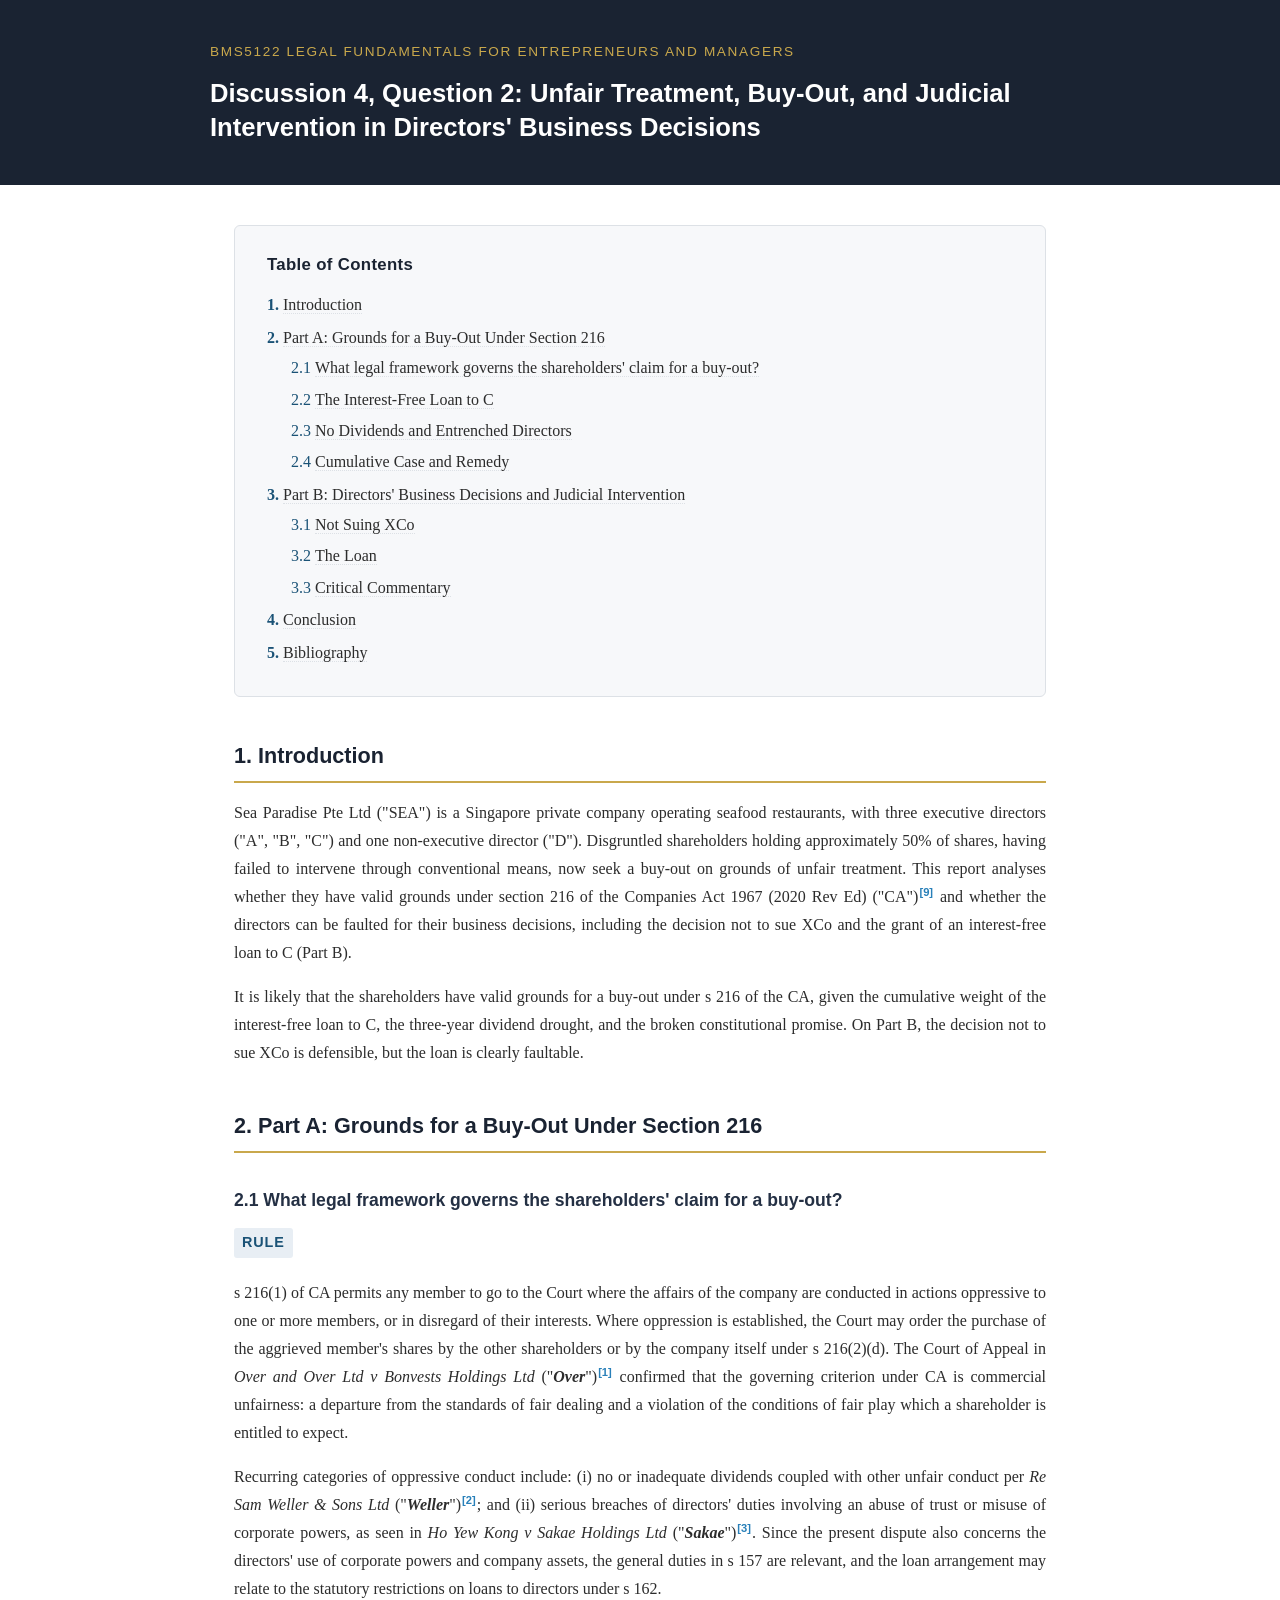
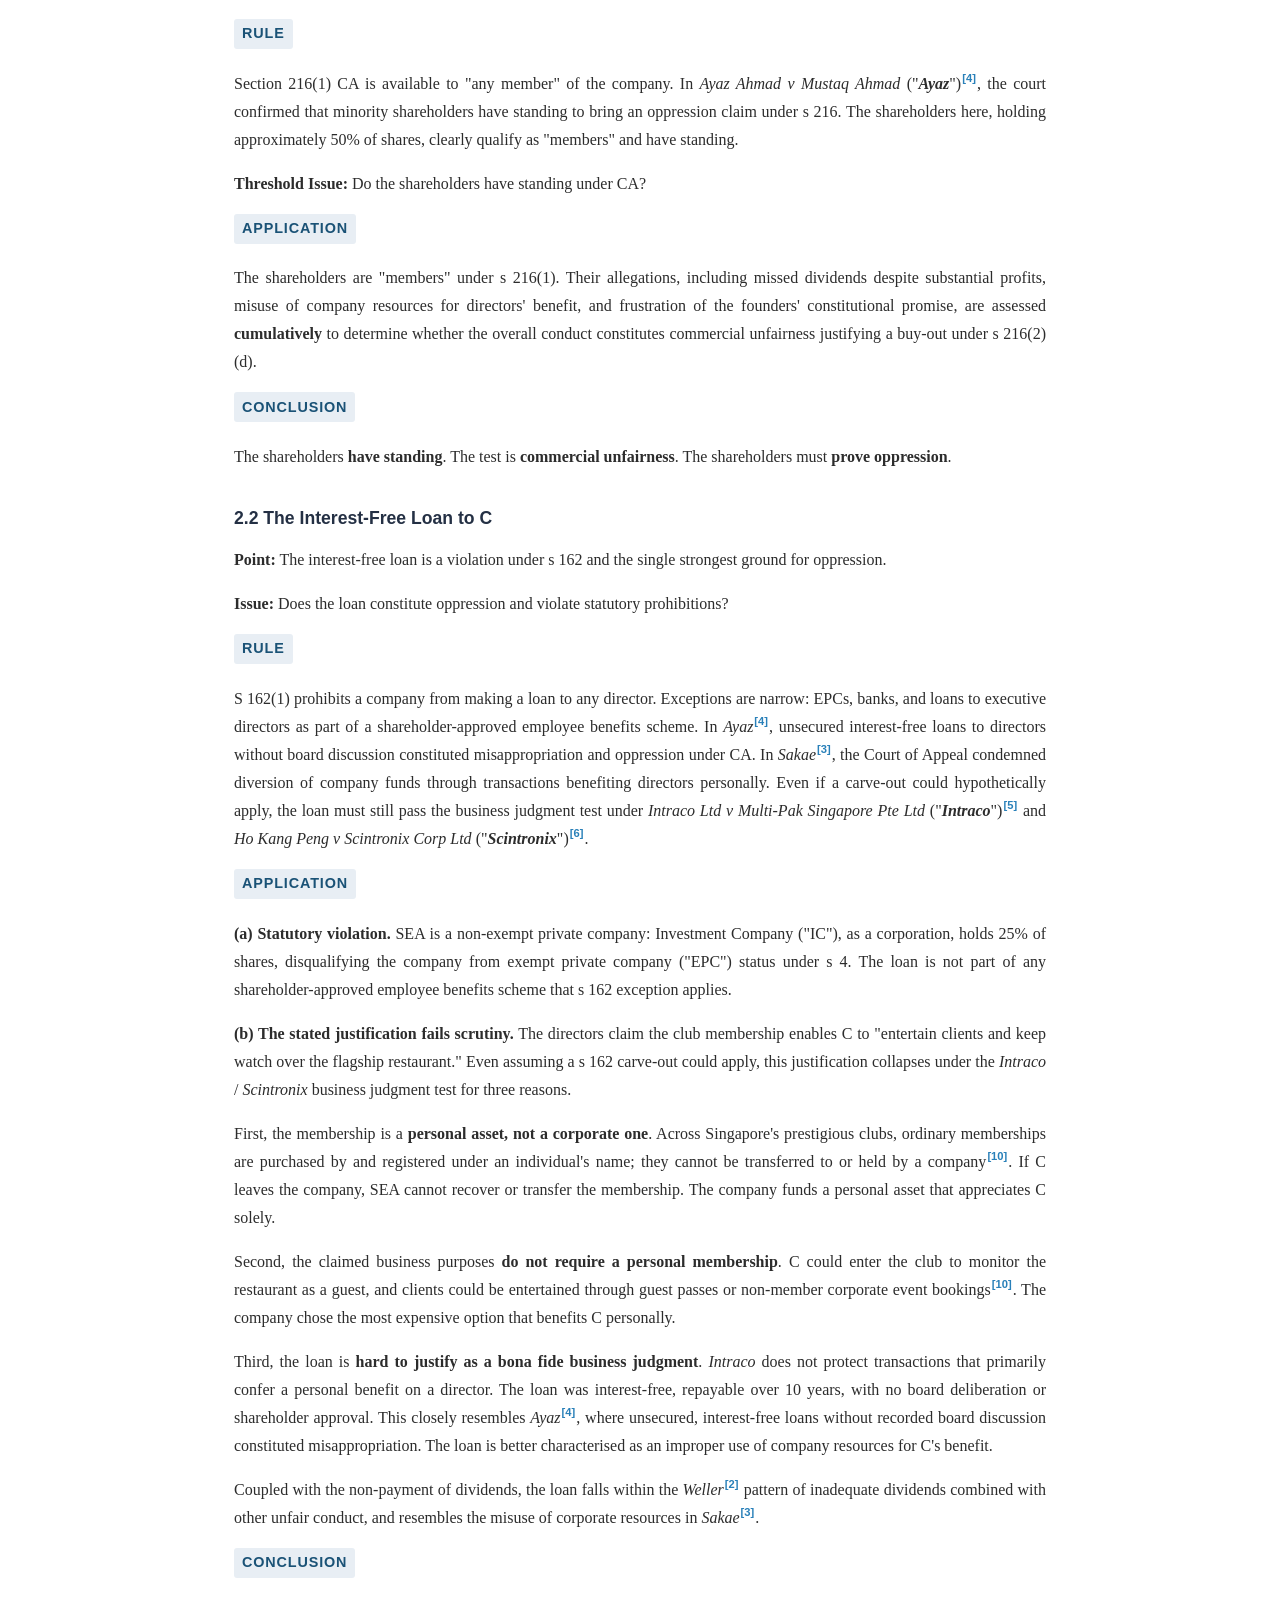
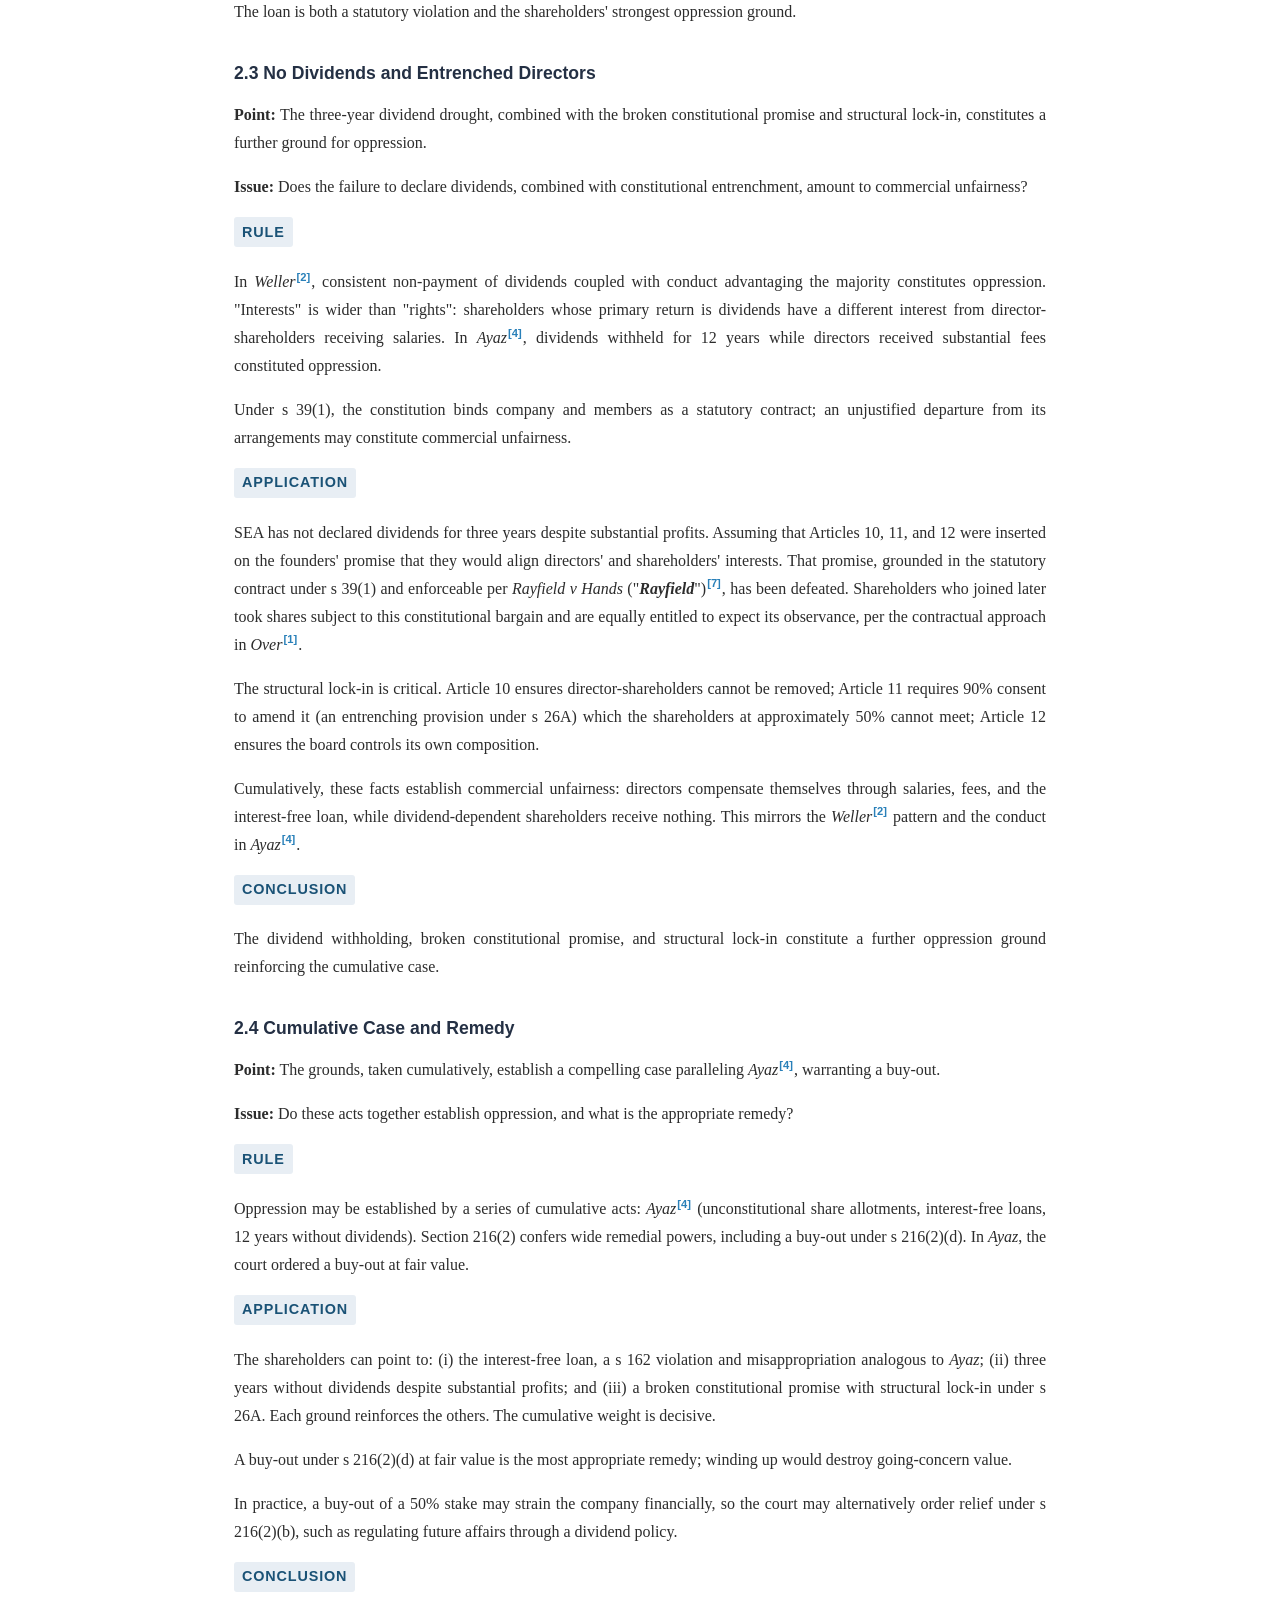
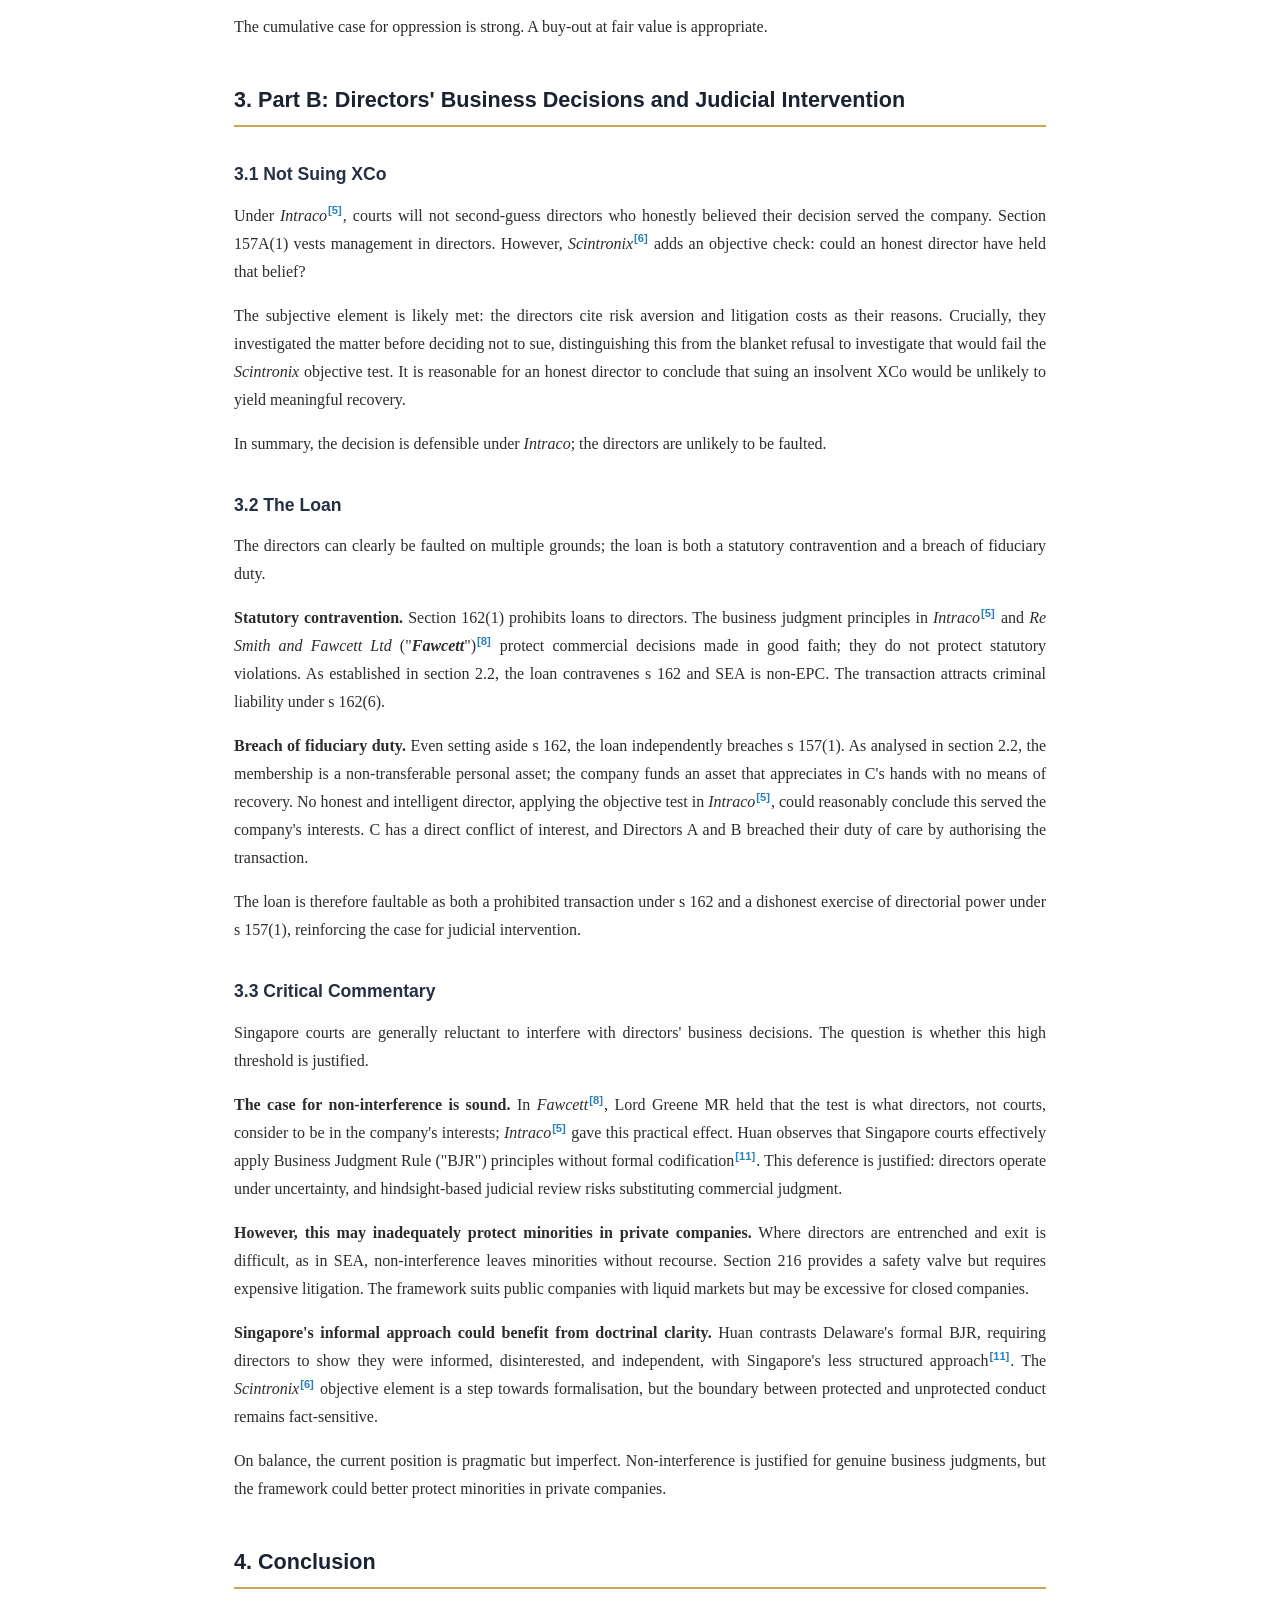
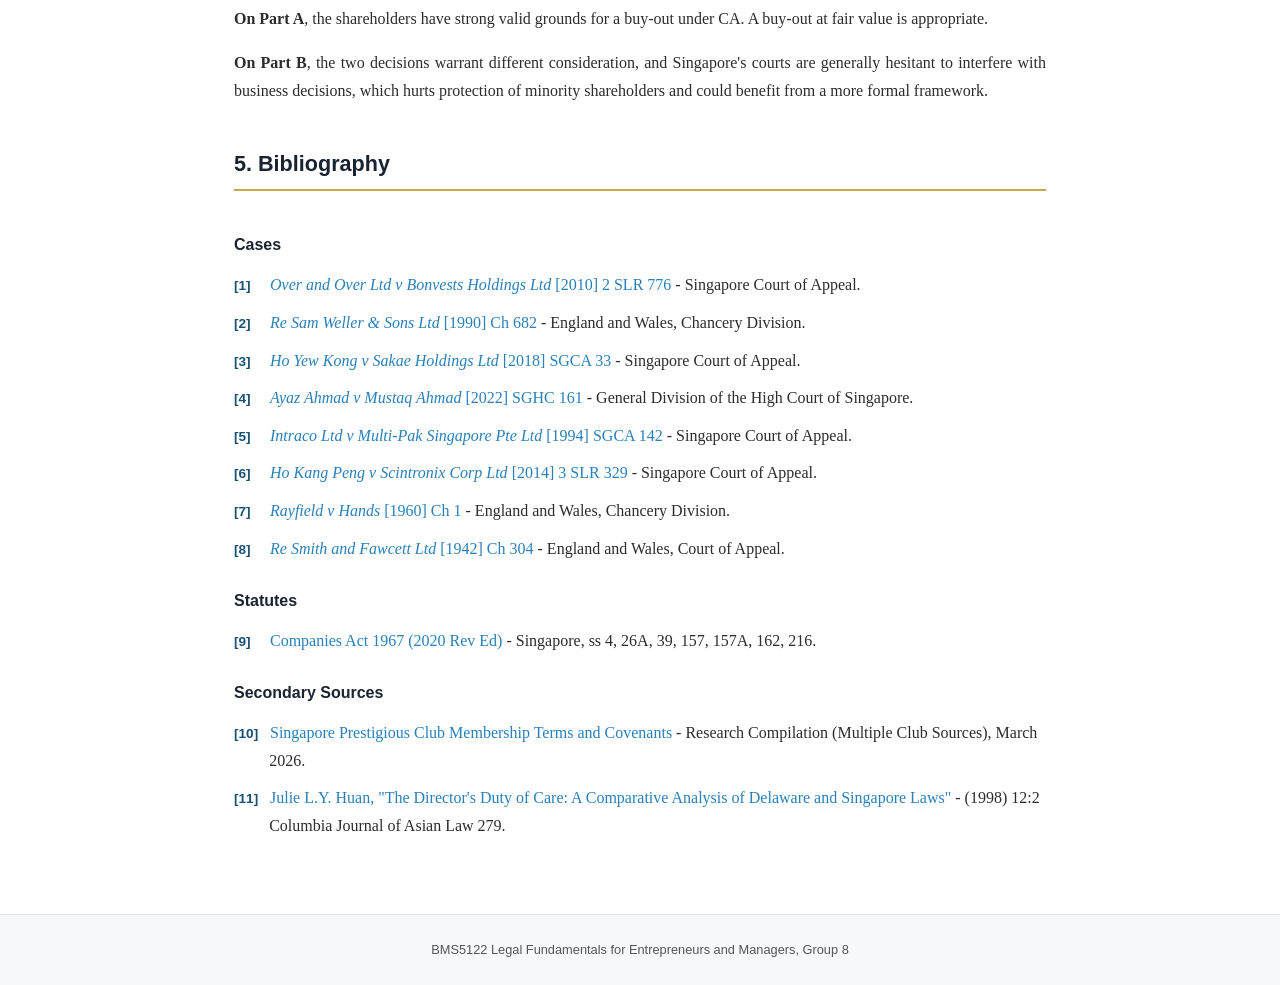
<file: index.html>
<!DOCTYPE html>
<html lang="en">
<head>
  <meta charset="UTF-8">
  <meta name="viewport" content="width=device-width, initial-scale=1.0">
  <title>Discussion 4, Question 2: Unfair Treatment, Buy-Out, and Judicial Intervention</title>
  <link rel="stylesheet" href="style.css">
</head>
<body>

<header class="site-header">
  <div class="container">
    <div class="course-label">BMS5122 Legal Fundamentals for Entrepreneurs and Managers</div>
    <h1>Discussion 4, Question 2: Unfair Treatment, Buy-Out, and Judicial Intervention in Directors' Business Decisions</h1>
  </div>
</header>

<main class="content">

  <!-- TABLE OF CONTENTS -->
  <nav class="toc">
    <h2>Table of Contents</h2>
    <ol>
      <li><a href="#s1">Introduction</a></li>
      <li><a href="#s2">Part A: Grounds for a Buy-Out Under Section 216</a>
        <ol>
          <li><a href="#s2-1">What legal framework governs the shareholders' claim for a buy-out?</a></li>
          <li><a href="#s2-2">The Interest-Free Loan to C</a></li>
          <li><a href="#s2-3">No Dividends and Entrenched Directors</a></li>
          <li><a href="#s2-4">Cumulative Case and Remedy</a></li>
        </ol>
      </li>
      <li><a href="#s3">Part B: Directors' Business Decisions and Judicial Intervention</a>
        <ol>
          <li><a href="#s3-1">Not Suing XCo</a></li>
          <li><a href="#s3-2">The Loan</a></li>
          <li><a href="#s3-3">Critical Commentary</a></li>
        </ol>
      </li>
      <li><a href="#s4">Conclusion</a></li>
      <li><a href="#s5">Bibliography</a></li>
    </ol>
  </nav>

  <!-- SECTION 1 -->
  <h2 class="section-heading" id="s1">1. Introduction</h2>

  <p>Sea Paradise Pte Ltd ("SEA") is a Singapore private company operating seafood restaurants, with three executive directors ("A", "B", "C") and one non-executive director ("D"). Disgruntled shareholders holding approximately 50% of shares, having failed to intervene through conventional means, now seek a buy-out on grounds of unfair treatment. This report analyses whether they have valid grounds under section 216 of the Companies Act 1967 (2020 Rev Ed) ("CA")<a class="fn" href="sources/source-09.html">[9]</a> and whether the directors can be faulted for their business decisions, including the decision not to sue XCo and the grant of an interest-free loan to C (Part B).</p>

  <p>It is likely that the shareholders have valid grounds for a buy-out under s 216 of the CA, given the cumulative weight of the interest-free loan to C, the three-year dividend drought, and the broken constitutional promise. On Part B, the decision not to sue XCo is defensible, but the loan is clearly faultable.</p>

  <!-- SECTION 2 -->
  <h2 class="section-heading" id="s2">2. Part A: Grounds for a Buy-Out Under Section 216</h2>

  <h3 class="subsection-heading" id="s2-1">2.1 What legal framework governs the shareholders' claim for a buy-out?</h3>

  <p><span class="irac-label">Rule</span></p>
  <p>s 216(1) of CA permits any member to go to the Court where the affairs of the company are conducted in actions oppressive to one or more members, or in disregard of their interests. Where oppression is established, the Court may order the purchase of the aggrieved member's shares by the other shareholders or by the company itself under s 216(2)(d). The Court of Appeal in <em class="case-name">Over and Over Ltd v Bonvests Holdings Ltd</em> ("<em><strong>Over</strong></em>")<a class="fn" href="sources/source-01.html">[1]</a> confirmed that the governing criterion under CA is commercial unfairness: a departure from the standards of fair dealing and a violation of the conditions of fair play which a shareholder is entitled to expect.</p>

  <p>Recurring categories of oppressive conduct include: (i) no or inadequate dividends coupled with other unfair conduct per <em class="case-name">Re Sam Weller &amp; Sons Ltd</em> ("<em><strong>Weller</strong></em>")<a class="fn" href="sources/source-02.html">[2]</a>; and (ii) serious breaches of directors' duties involving an abuse of trust or misuse of corporate powers, as seen in <em class="case-name">Ho Yew Kong v Sakae Holdings Ltd</em> ("<em><strong>Sakae</strong></em>")<a class="fn" href="sources/source-03.html">[3]</a>. Since the present dispute also concerns the directors' use of corporate powers and company assets, the general duties in s 157 are relevant, and the loan arrangement may relate to the statutory restrictions on loans to directors under s 162.</p>

  <p><span class="irac-label">Rule</span></p>
  <p>Section 216(1) CA is available to "any member" of the company. In <em class="case-name">Ayaz Ahmad v Mustaq Ahmad</em> ("<em><strong>Ayaz</strong></em>")<a class="fn" href="sources/source-04.html">[4]</a>, the court confirmed that minority shareholders have standing to bring an oppression claim under s 216. The shareholders here, holding approximately 50% of shares, clearly qualify as "members" and have standing.</p>

  <p><strong>Threshold Issue:</strong> Do the shareholders have standing under CA?</p>

  <p><span class="irac-label">Application</span></p>
  <p>The shareholders are "members" under s 216(1). Their allegations, including missed dividends despite substantial profits, misuse of company resources for directors' benefit, and frustration of the founders' constitutional promise, are assessed <strong>cumulatively</strong> to determine whether the overall conduct constitutes commercial unfairness justifying a buy-out under s 216(2)(d).</p>

  <p><span class="irac-label">Conclusion</span></p>
  <p>The shareholders <strong>have standing</strong>. The test is <strong>commercial unfairness</strong>. The shareholders must <strong>prove oppression</strong>.</p>

  <!-- 2.2 -->
  <h3 class="subsection-heading" id="s2-2">2.2 The Interest-Free Loan to C</h3>

  <p><strong>Point:</strong> The interest-free loan is a violation under s 162 and the single strongest ground for oppression.</p>

  <p><strong>Issue:</strong> Does the loan constitute oppression and violate statutory prohibitions?</p>

  <p><span class="irac-label">Rule</span></p>
  <p>S 162(1) prohibits a company from making a loan to any director. Exceptions are narrow: EPCs, banks, and loans to executive directors as part of a shareholder-approved employee benefits scheme. In <em class="case-name">Ayaz</em><a class="fn" href="sources/source-04.html">[4]</a>, unsecured interest-free loans to directors without board discussion constituted misappropriation and oppression under CA. In <em class="case-name">Sakae</em><a class="fn" href="sources/source-03.html">[3]</a>, the Court of Appeal condemned diversion of company funds through transactions benefiting directors personally. Even if a carve-out could hypothetically apply, the loan must still pass the business judgment test under <em class="case-name">Intraco Ltd v Multi-Pak Singapore Pte Ltd</em> ("<em><strong>Intraco</strong></em>")<a class="fn" href="sources/source-05.html">[5]</a> and <em class="case-name">Ho Kang Peng v Scintronix Corp Ltd</em> ("<em><strong>Scintronix</strong></em>")<a class="fn" href="sources/source-06.html">[6]</a>.</p>

  <p><span class="irac-label">Application</span></p>

  <p><strong>(a) Statutory violation.</strong> SEA is a non-exempt private company: Investment Company ("IC"), as a corporation, holds 25% of shares, disqualifying the company from exempt private company ("EPC") status under s 4. The loan is not part of any shareholder-approved employee benefits scheme that s 162 exception applies.</p>

  <p><strong>(b) The stated justification fails scrutiny.</strong> The directors claim the club membership enables C to "entertain clients and keep watch over the flagship restaurant." Even assuming a s 162 carve-out could apply, this justification collapses under the <em class="case-name">Intraco</em> / <em class="case-name">Scintronix</em> business judgment test for three reasons.</p>

  <p>First, the membership is a <strong>personal asset, not a corporate one</strong>. Across Singapore's prestigious clubs, ordinary memberships are purchased by and registered under an individual's name; they cannot be transferred to or held by a company<a class="fn" href="sources/source-10.html">[10]</a>. If C leaves the company, SEA cannot recover or transfer the membership. The company funds a personal asset that appreciates C solely.</p>

  <p>Second, the claimed business purposes <strong>do not require a personal membership</strong>. C could enter the club to monitor the restaurant as a guest, and clients could be entertained through guest passes or non-member corporate event bookings<a class="fn" href="sources/source-10.html">[10]</a>. The company chose the most expensive option that benefits C personally.</p>

  <p>Third, the loan is <strong>hard to justify as a bona fide business judgment</strong>. <em class="case-name">Intraco</em> does not protect transactions that primarily confer a personal benefit on a director. The loan was interest-free, repayable over 10 years, with no board deliberation or shareholder approval. This closely resembles <em class="case-name">Ayaz</em><a class="fn" href="sources/source-04.html">[4]</a>, where unsecured, interest-free loans without recorded board discussion constituted misappropriation. The loan is better characterised as an improper use of company resources for C's benefit.</p>

  <p>Coupled with the non-payment of dividends, the loan falls within the <em class="case-name">Weller</em><a class="fn" href="sources/source-02.html">[2]</a> pattern of inadequate dividends combined with other unfair conduct, and resembles the misuse of corporate resources in <em class="case-name">Sakae</em><a class="fn" href="sources/source-03.html">[3]</a>.</p>

  <p><span class="irac-label">Conclusion</span></p>
  <p>The loan is both a statutory violation and the shareholders' strongest oppression ground.</p>

  <!-- 2.3 -->
  <h3 class="subsection-heading" id="s2-3">2.3 No Dividends and Entrenched Directors</h3>

  <p><strong>Point:</strong> The three-year dividend drought, combined with the broken constitutional promise and structural lock-in, constitutes a further ground for oppression.</p>

  <p><strong>Issue:</strong> Does the failure to declare dividends, combined with constitutional entrenchment, amount to commercial unfairness?</p>

  <p><span class="irac-label">Rule</span></p>
  <p>In <em class="case-name">Weller</em><a class="fn" href="sources/source-02.html">[2]</a>, consistent non-payment of dividends coupled with conduct advantaging the majority constitutes oppression. "Interests" is wider than "rights": shareholders whose primary return is dividends have a different interest from director-shareholders receiving salaries. In <em class="case-name">Ayaz</em><a class="fn" href="sources/source-04.html">[4]</a>, dividends withheld for 12 years while directors received substantial fees constituted oppression.</p>

  <p>Under s 39(1), the constitution binds company and members as a statutory contract; an unjustified departure from its arrangements may constitute commercial unfairness.</p>

  <p><span class="irac-label">Application</span></p>
  <p>SEA has not declared dividends for three years despite substantial profits. Assuming that Articles 10, 11, and 12 were inserted on the founders' promise that they would align directors' and shareholders' interests. That promise, grounded in the statutory contract under s 39(1) and enforceable per <em class="case-name">Rayfield v Hands</em> ("<em><strong>Rayfield</strong></em>")<a class="fn" href="sources/source-07.html">[7]</a>, has been defeated. Shareholders who joined later took shares subject to this constitutional bargain and are equally entitled to expect its observance, per the contractual approach in <em class="case-name">Over</em><a class="fn" href="sources/source-01.html">[1]</a>.</p>

  <p>The structural lock-in is critical. Article 10 ensures director-shareholders cannot be removed; Article 11 requires 90% consent to amend it (an entrenching provision under s 26A) which the shareholders at approximately 50% cannot meet; Article 12 ensures the board controls its own composition.</p>

  <p>Cumulatively, these facts establish commercial unfairness: directors compensate themselves through salaries, fees, and the interest-free loan, while dividend-dependent shareholders receive nothing. This mirrors the <em class="case-name">Weller</em><a class="fn" href="sources/source-02.html">[2]</a> pattern and the conduct in <em class="case-name">Ayaz</em><a class="fn" href="sources/source-04.html">[4]</a>.</p>

  <p><span class="irac-label">Conclusion</span></p>
  <p>The dividend withholding, broken constitutional promise, and structural lock-in constitute a further oppression ground reinforcing the cumulative case.</p>

  <!-- 2.4 -->
  <h3 class="subsection-heading" id="s2-4">2.4 Cumulative Case and Remedy</h3>

  <p><strong>Point:</strong> The grounds, taken cumulatively, establish a compelling case paralleling <em class="case-name">Ayaz</em><a class="fn" href="sources/source-04.html">[4]</a>, warranting a buy-out.</p>

  <p><strong>Issue:</strong> Do these acts together establish oppression, and what is the appropriate remedy?</p>

  <p><span class="irac-label">Rule</span></p>
  <p>Oppression may be established by a series of cumulative acts: <em class="case-name">Ayaz</em><a class="fn" href="sources/source-04.html">[4]</a> (unconstitutional share allotments, interest-free loans, 12 years without dividends). Section 216(2) confers wide remedial powers, including a buy-out under s 216(2)(d). In <em class="case-name">Ayaz</em>, the court ordered a buy-out at fair value.</p>

  <p><span class="irac-label">Application</span></p>
  <p>The shareholders can point to: (i) the interest-free loan, a s 162 violation and misappropriation analogous to <em class="case-name">Ayaz</em>; (ii) three years without dividends despite substantial profits; and (iii) a broken constitutional promise with structural lock-in under s 26A. Each ground reinforces the others. The cumulative weight is decisive.</p>

  <p>A buy-out under s 216(2)(d) at fair value is the most appropriate remedy; winding up would destroy going-concern value.</p>

  <p>In practice, a buy-out of a 50% stake may strain the company financially, so the court may alternatively order relief under s 216(2)(b), such as regulating future affairs through a dividend policy.</p>

  <p><span class="irac-label">Conclusion</span></p>
  <p>The cumulative case for oppression is strong. A buy-out at fair value is appropriate.</p>

  <!-- SECTION 3 -->
  <h2 class="section-heading" id="s3">3. Part B: Directors' Business Decisions and Judicial Intervention</h2>

  <h3 class="subsection-heading" id="s3-1">3.1 Not Suing XCo</h3>

  <p>Under <em class="case-name">Intraco</em><a class="fn" href="sources/source-05.html">[5]</a>, courts will not second-guess directors who honestly believed their decision served the company. Section 157A(1) vests management in directors. However, <em class="case-name">Scintronix</em><a class="fn" href="sources/source-06.html">[6]</a> adds an objective check: could an honest director have held that belief?</p>

  <p>The subjective element is likely met: the directors cite risk aversion and litigation costs as their reasons. Crucially, they investigated the matter before deciding not to sue, distinguishing this from the blanket refusal to investigate that would fail the <em class="case-name">Scintronix</em> objective test. It is reasonable for an honest director to conclude that suing an insolvent XCo would be unlikely to yield meaningful recovery.</p>

  <p>In summary, the decision is defensible under <em class="case-name">Intraco</em>; the directors are unlikely to be faulted.</p>

  <!-- 3.2 -->
  <h3 class="subsection-heading" id="s3-2">3.2 The Loan</h3>

  <p>The directors can clearly be faulted on multiple grounds; the loan is both a statutory contravention and a breach of fiduciary duty.</p>

  <p><strong>Statutory contravention.</strong> Section 162(1) prohibits loans to directors. The business judgment principles in <em class="case-name">Intraco</em><a class="fn" href="sources/source-05.html">[5]</a> and <em class="case-name">Re Smith and Fawcett Ltd</em> ("<em><strong>Fawcett</strong></em>")<a class="fn" href="sources/source-08.html">[8]</a> protect commercial decisions made in good faith; they do not protect statutory violations. As established in section 2.2, the loan contravenes s 162 and SEA is non-EPC. The transaction attracts criminal liability under s 162(6).</p>

  <p><strong>Breach of fiduciary duty.</strong> Even setting aside s 162, the loan independently breaches s 157(1). As analysed in section 2.2, the membership is a non-transferable personal asset; the company funds an asset that appreciates in C's hands with no means of recovery. No honest and intelligent director, applying the objective test in <em class="case-name">Intraco</em><a class="fn" href="sources/source-05.html">[5]</a>, could reasonably conclude this served the company's interests. C has a direct conflict of interest, and Directors A and B breached their duty of care by authorising the transaction.</p>

  <p>The loan is therefore faultable as both a prohibited transaction under s 162 and a dishonest exercise of directorial power under s 157(1), reinforcing the case for judicial intervention.</p>

  <!-- 3.3 -->
  <h3 class="subsection-heading" id="s3-3">3.3 Critical Commentary</h3>

  <p>Singapore courts are generally reluctant to interfere with directors' business decisions. The question is whether this high threshold is justified.</p>

  <p><strong>The case for non-interference is sound.</strong> In <em class="case-name">Fawcett</em><a class="fn" href="sources/source-08.html">[8]</a>, Lord Greene MR held that the test is what directors, not courts, consider to be in the company's interests; <em class="case-name">Intraco</em><a class="fn" href="sources/source-05.html">[5]</a> gave this practical effect. Huan observes that Singapore courts effectively apply Business Judgment Rule ("BJR") principles without formal codification<a class="fn" href="sources/source-11.html">[11]</a>. This deference is justified: directors operate under uncertainty, and hindsight-based judicial review risks substituting commercial judgment.</p>

  <p><strong>However, this may inadequately protect minorities in private companies.</strong> Where directors are entrenched and exit is difficult, as in SEA, non-interference leaves minorities without recourse. Section 216 provides a safety valve but requires expensive litigation. The framework suits public companies with liquid markets but may be excessive for closed companies.</p>

  <p><strong>Singapore's informal approach could benefit from doctrinal clarity.</strong> Huan contrasts Delaware's formal BJR, requiring directors to show they were informed, disinterested, and independent, with Singapore's less structured approach<a class="fn" href="sources/source-11.html">[11]</a>. The <em class="case-name">Scintronix</em><a class="fn" href="sources/source-06.html">[6]</a> objective element is a step towards formalisation, but the boundary between protected and unprotected conduct remains fact-sensitive.</p>

  <p>On balance, the current position is pragmatic but imperfect. Non-interference is justified for genuine business judgments, but the framework could better protect minorities in private companies.</p>

  <!-- SECTION 4 -->
  <h2 class="section-heading" id="s4">4. Conclusion</h2>

  <p><strong>On Part A</strong>, the shareholders have strong valid grounds for a buy-out under CA. A buy-out at fair value is appropriate.</p>

  <p><strong>On Part B</strong>, the two decisions warrant different consideration, and Singapore's courts are generally hesitant to interfere with business decisions, which hurts protection of minority shareholders and could benefit from a more formal framework.</p>

  <!-- SECTION 5: BIBLIOGRAPHY -->
  <h2 class="section-heading" id="s5">5. Bibliography</h2>

  <div class="bibliography">
    <h3>Cases</h3>
    <ol>
      <li><span class="bib-num">[1]</span> <a href="sources/source-01.html"><em>Over and Over Ltd v Bonvests Holdings Ltd</em> [2010] 2 SLR 776</a> - Singapore Court of Appeal.</li>
      <li><span class="bib-num">[2]</span> <a href="sources/source-02.html"><em>Re Sam Weller &amp; Sons Ltd</em> [1990] Ch 682</a> - England and Wales, Chancery Division.</li>
      <li><span class="bib-num">[3]</span> <a href="sources/source-03.html"><em>Ho Yew Kong v Sakae Holdings Ltd</em> [2018] SGCA 33</a> - Singapore Court of Appeal.</li>
      <li><span class="bib-num">[4]</span> <a href="sources/source-04.html"><em>Ayaz Ahmad v Mustaq Ahmad</em> [2022] SGHC 161</a> - General Division of the High Court of Singapore.</li>
      <li><span class="bib-num">[5]</span> <a href="sources/source-05.html"><em>Intraco Ltd v Multi-Pak Singapore Pte Ltd</em> [1994] SGCA 142</a> - Singapore Court of Appeal.</li>
      <li><span class="bib-num">[6]</span> <a href="sources/source-06.html"><em>Ho Kang Peng v Scintronix Corp Ltd</em> [2014] 3 SLR 329</a> - Singapore Court of Appeal.</li>
      <li><span class="bib-num">[7]</span> <a href="sources/source-07.html"><em>Rayfield v Hands</em> [1960] Ch 1</a> - England and Wales, Chancery Division.</li>
      <li><span class="bib-num">[8]</span> <a href="sources/source-08.html"><em>Re Smith and Fawcett Ltd</em> [1942] Ch 304</a> - England and Wales, Court of Appeal.</li>
    </ol>

    <h3>Statutes</h3>
    <ol>
      <li><span class="bib-num">[9]</span> <a href="sources/source-09.html">Companies Act 1967 (2020 Rev Ed)</a> - Singapore, ss 4, 26A, 39, 157, 157A, 162, 216.</li>
    </ol>

    <h3>Secondary Sources</h3>
    <ol>
      <li><span class="bib-num">[10]</span> <a href="sources/source-10.html">Singapore Prestigious Club Membership Terms and Covenants</a> - Research Compilation (Multiple Club Sources), March 2026.</li>
      <li><span class="bib-num">[11]</span> <a href="sources/source-11.html">Julie L.Y. Huan, "The Director's Duty of Care: A Comparative Analysis of Delaware and Singapore Laws"</a> - (1998) 12:2 Columbia Journal of Asian Law 279.</li>
    </ol>
  </div>

</main>

<footer class="site-footer">
  BMS5122 Legal Fundamentals for Entrepreneurs and Managers, Group 8
</footer>

</body>
</html>
</file>
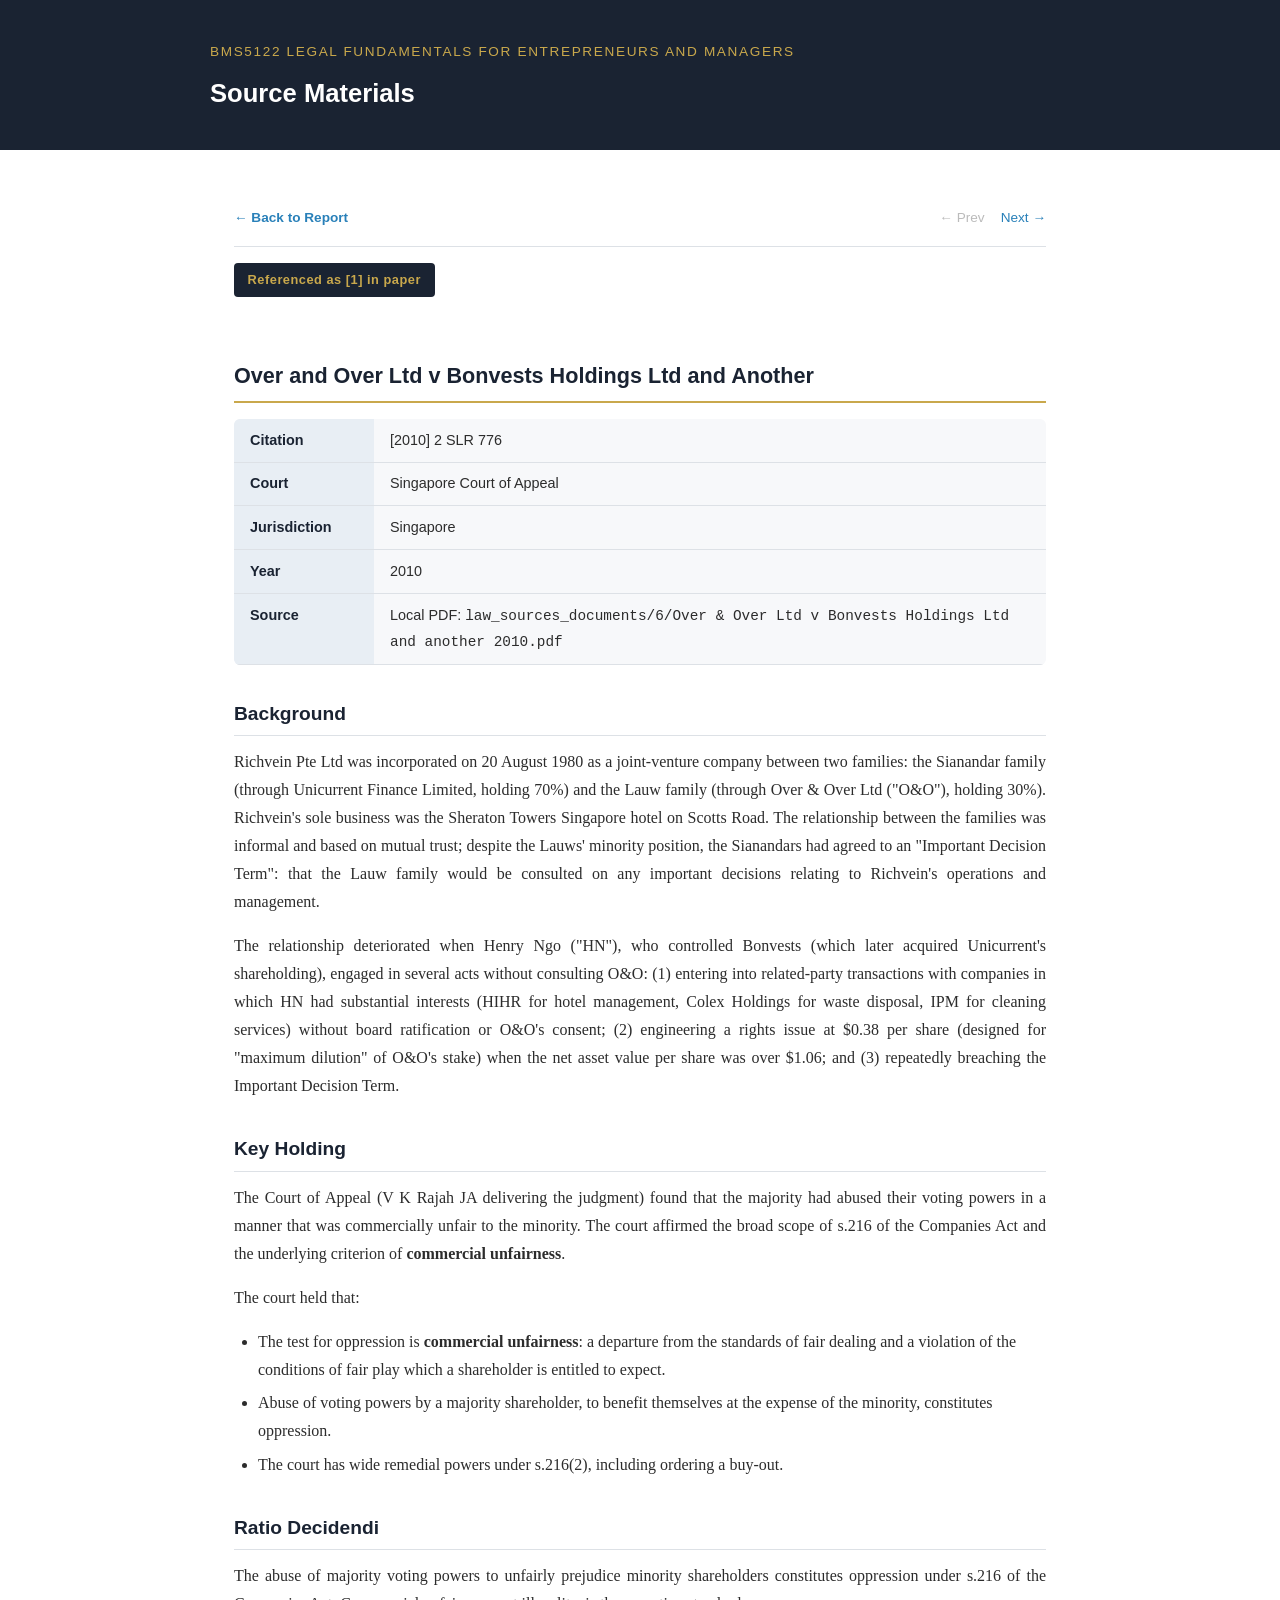
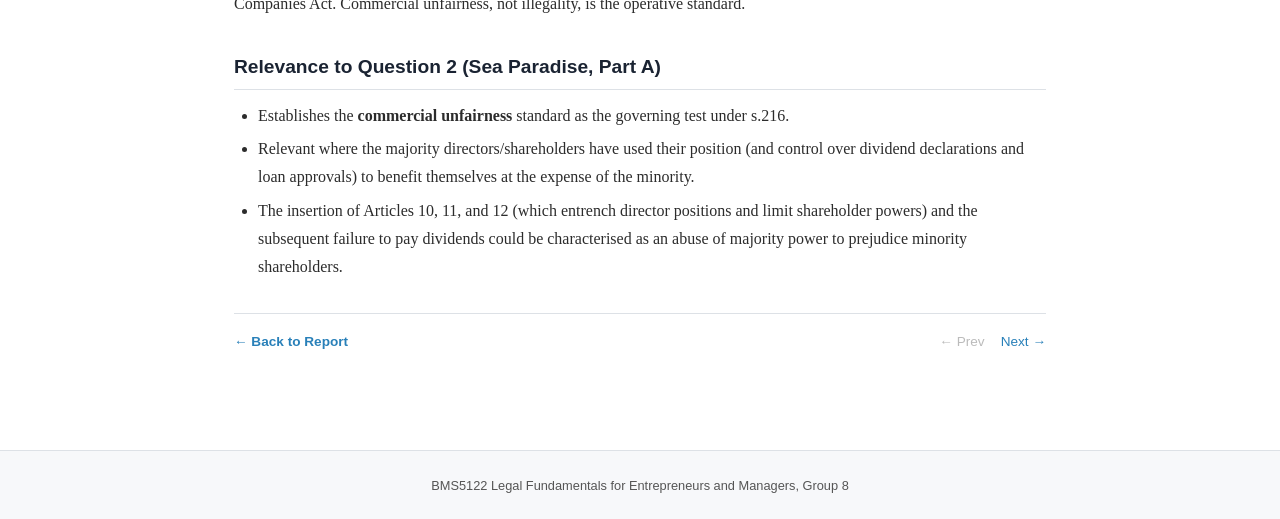
<file: sources/source-01.html>
<!DOCTYPE html>
<html lang="en">
<head>
  <meta charset="UTF-8">
  <meta name="viewport" content="width=device-width, initial-scale=1.0">
  <title>Source [1]: Over and Over Ltd v Bonvests Holdings Ltd</title>
  <link rel="stylesheet" href="../style.css">
</head>
<body>

<header class="site-header">
  <div class="container">
    <div class="course-label">BMS5122 Legal Fundamentals for Entrepreneurs and Managers</div>
    <h1>Source Materials</h1>
  </div>
</header>

<main class="content">

  <nav class="source-nav">
    <a href="../index.html" class="back-link">&larr; Back to Report</a>
    <div class="prev-next">
      <span class="disabled">&larr; Prev</span>
      <a href="source-02.html">Next &rarr;</a>
    </div>
  </nav>

  <span class="source-badge">Referenced as [1] in paper</span>

  <h2 class="section-heading">Over and Over Ltd v Bonvests Holdings Ltd and Another</h2>

  <table class="meta-table">
    <tr><th>Citation</th><td>[2010] 2 SLR 776</td></tr>
    <tr><th>Court</th><td>Singapore Court of Appeal</td></tr>
    <tr><th>Jurisdiction</th><td>Singapore</td></tr>
    <tr><th>Year</th><td>2010</td></tr>
    <tr><th>Source</th><td>Local PDF: <code>law_sources_documents/6/Over &amp; Over Ltd v Bonvests Holdings Ltd and another 2010.pdf</code></td></tr>
  </table>

  <div class="source-content">
    <h2>Background</h2>
    <p>Richvein Pte Ltd was incorporated on 20 August 1980 as a joint-venture company between two families: the Sianandar family (through Unicurrent Finance Limited, holding 70%) and the Lauw family (through Over &amp; Over Ltd ("O&amp;O"), holding 30%). Richvein's sole business was the Sheraton Towers Singapore hotel on Scotts Road. The relationship between the families was informal and based on mutual trust; despite the Lauws' minority position, the Sianandars had agreed to an "Important Decision Term": that the Lauw family would be consulted on any important decisions relating to Richvein's operations and management.</p>

    <p>The relationship deteriorated when Henry Ngo ("HN"), who controlled Bonvests (which later acquired Unicurrent's shareholding), engaged in several acts without consulting O&amp;O: (1) entering into related-party transactions with companies in which HN had substantial interests (HIHR for hotel management, Colex Holdings for waste disposal, IPM for cleaning services) without board ratification or O&amp;O's consent; (2) engineering a rights issue at $0.38 per share (designed for "maximum dilution" of O&amp;O's stake) when the net asset value per share was over $1.06; and (3) repeatedly breaching the Important Decision Term.</p>

    <h2>Key Holding</h2>
    <p>The Court of Appeal (V K Rajah JA delivering the judgment) found that the majority had abused their voting powers in a manner that was commercially unfair to the minority. The court affirmed the broad scope of s.216 of the Companies Act and the underlying criterion of <strong>commercial unfairness</strong>.</p>

    <p>The court held that:</p>
    <ul>
      <li>The test for oppression is <strong>commercial unfairness</strong>: a departure from the standards of fair dealing and a violation of the conditions of fair play which a shareholder is entitled to expect.</li>
      <li>Abuse of voting powers by a majority shareholder, to benefit themselves at the expense of the minority, constitutes oppression.</li>
      <li>The court has wide remedial powers under s.216(2), including ordering a buy-out.</li>
    </ul>

    <h2>Ratio Decidendi</h2>
    <p>The abuse of majority voting powers to unfairly prejudice minority shareholders constitutes oppression under s.216 of the Companies Act. Commercial unfairness, not illegality, is the operative standard.</p>

    <h2>Relevance to Question 2 (Sea Paradise, Part A)</h2>
    <ul>
      <li>Establishes the <strong>commercial unfairness</strong> standard as the governing test under s.216.</li>
      <li>Relevant where the majority directors/shareholders have used their position (and control over dividend declarations and loan approvals) to benefit themselves at the expense of the minority.</li>
      <li>The insertion of Articles 10, 11, and 12 (which entrench director positions and limit shareholder powers) and the subsequent failure to pay dividends could be characterised as an abuse of majority power to prejudice minority shareholders.</li>
    </ul>
  </div>

  <nav class="source-nav" style="border-top: 1px solid var(--border); border-bottom: none; margin-top: 2rem; padding-top: 1rem;">
    <a href="../index.html" class="back-link">&larr; Back to Report</a>
    <div class="prev-next">
      <span class="disabled">&larr; Prev</span>
      <a href="source-02.html">Next &rarr;</a>
    </div>
  </nav>

</main>

<footer class="site-footer">
  BMS5122 Legal Fundamentals for Entrepreneurs and Managers, Group 8
</footer>

</body>
</html>
</file>
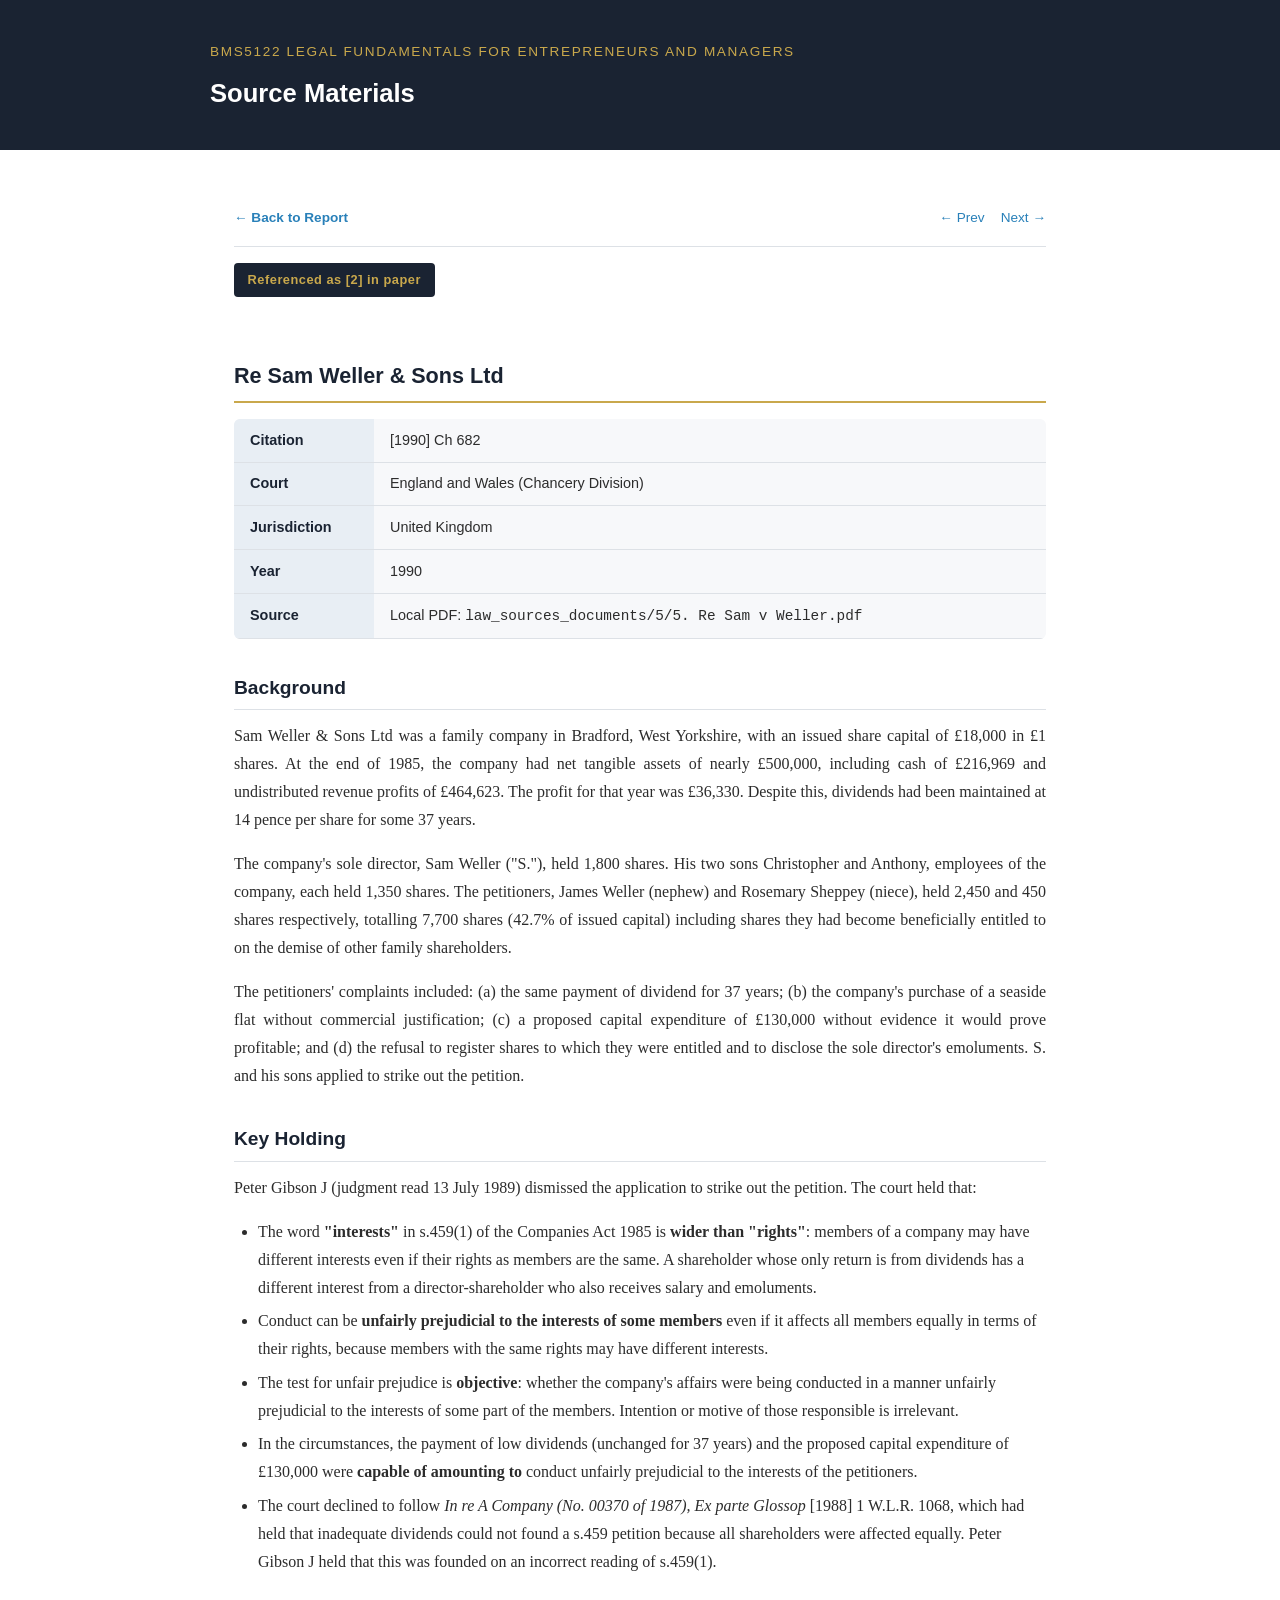
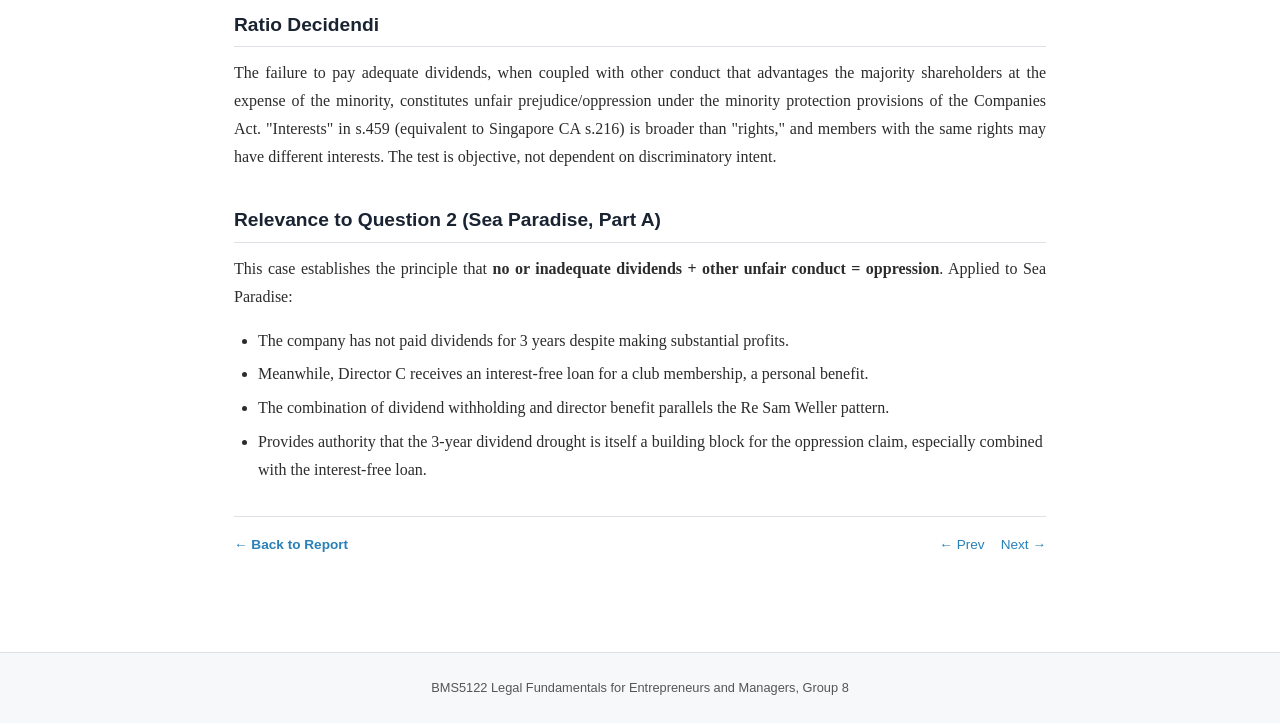
<file: sources/source-02.html>
<!DOCTYPE html>
<html lang="en">
<head>
  <meta charset="UTF-8">
  <meta name="viewport" content="width=device-width, initial-scale=1.0">
  <title>Source [2]: Re Sam Weller &amp; Sons Ltd</title>
  <link rel="stylesheet" href="../style.css">
</head>
<body>

<header class="site-header">
  <div class="container">
    <div class="course-label">BMS5122 Legal Fundamentals for Entrepreneurs and Managers</div>
    <h1>Source Materials</h1>
  </div>
</header>

<main class="content">

  <nav class="source-nav">
    <a href="../index.html" class="back-link">&larr; Back to Report</a>
    <div class="prev-next">
      <a href="source-01.html">&larr; Prev</a>
      <a href="source-03.html">Next &rarr;</a>
    </div>
  </nav>

  <span class="source-badge">Referenced as [2] in paper</span>

  <h2 class="section-heading">Re Sam Weller &amp; Sons Ltd</h2>

  <table class="meta-table">
    <tr><th>Citation</th><td>[1990] Ch 682</td></tr>
    <tr><th>Court</th><td>England and Wales (Chancery Division)</td></tr>
    <tr><th>Jurisdiction</th><td>United Kingdom</td></tr>
    <tr><th>Year</th><td>1990</td></tr>
    <tr><th>Source</th><td>Local PDF: <code>law_sources_documents/5/5. Re Sam v Weller.pdf</code></td></tr>
  </table>

  <div class="source-content">
    <h2>Background</h2>
    <p>Sam Weller &amp; Sons Ltd was a family company in Bradford, West Yorkshire, with an issued share capital of &pound;18,000 in &pound;1 shares. At the end of 1985, the company had net tangible assets of nearly &pound;500,000, including cash of &pound;216,969 and undistributed revenue profits of &pound;464,623. The profit for that year was &pound;36,330. Despite this, dividends had been maintained at 14 pence per share for some 37 years.</p>

    <p>The company's sole director, Sam Weller ("S."), held 1,800 shares. His two sons Christopher and Anthony, employees of the company, each held 1,350 shares. The petitioners, James Weller (nephew) and Rosemary Sheppey (niece), held 2,450 and 450 shares respectively, totalling 7,700 shares (42.7% of issued capital) including shares they had become beneficially entitled to on the demise of other family shareholders.</p>

    <p>The petitioners' complaints included: (a) the same payment of dividend for 37 years; (b) the company's purchase of a seaside flat without commercial justification; (c) a proposed capital expenditure of &pound;130,000 without evidence it would prove profitable; and (d) the refusal to register shares to which they were entitled and to disclose the sole director's emoluments. S. and his sons applied to strike out the petition.</p>

    <h2>Key Holding</h2>
    <p>Peter Gibson J (judgment read 13 July 1989) dismissed the application to strike out the petition. The court held that:</p>
    <ul>
      <li>The word <strong>"interests"</strong> in s.459(1) of the Companies Act 1985 is <strong>wider than "rights"</strong>: members of a company may have different interests even if their rights as members are the same. A shareholder whose only return is from dividends has a different interest from a director-shareholder who also receives salary and emoluments.</li>
      <li>Conduct can be <strong>unfairly prejudicial to the interests of some members</strong> even if it affects all members equally in terms of their rights, because members with the same rights may have different interests.</li>
      <li>The test for unfair prejudice is <strong>objective</strong>: whether the company's affairs were being conducted in a manner unfairly prejudicial to the interests of some part of the members. Intention or motive of those responsible is irrelevant.</li>
      <li>In the circumstances, the payment of low dividends (unchanged for 37 years) and the proposed capital expenditure of &pound;130,000 were <strong>capable of amounting to</strong> conduct unfairly prejudicial to the interests of the petitioners.</li>
      <li>The court declined to follow <em>In re A Company (No. 00370 of 1987), Ex parte Glossop</em> [1988] 1 W.L.R. 1068, which had held that inadequate dividends could not found a s.459 petition because all shareholders were affected equally. Peter Gibson J held that this was founded on an incorrect reading of s.459(1).</li>
    </ul>

    <h2>Ratio Decidendi</h2>
    <p>The failure to pay adequate dividends, when coupled with other conduct that advantages the majority shareholders at the expense of the minority, constitutes unfair prejudice/oppression under the minority protection provisions of the Companies Act. "Interests" in s.459 (equivalent to Singapore CA s.216) is broader than "rights," and members with the same rights may have different interests. The test is objective, not dependent on discriminatory intent.</p>

    <h2>Relevance to Question 2 (Sea Paradise, Part A)</h2>
    <p>This case establishes the principle that <strong>no or inadequate dividends + other unfair conduct = oppression</strong>. Applied to Sea Paradise:</p>
    <ul>
      <li>The company has not paid dividends for 3 years despite making substantial profits.</li>
      <li>Meanwhile, Director C receives an interest-free loan for a club membership, a personal benefit.</li>
      <li>The combination of dividend withholding and director benefit parallels the Re Sam Weller pattern.</li>
      <li>Provides authority that the 3-year dividend drought is itself a building block for the oppression claim, especially combined with the interest-free loan.</li>
    </ul>
  </div>

  <nav class="source-nav" style="border-top: 1px solid var(--border); border-bottom: none; margin-top: 2rem; padding-top: 1rem;">
    <a href="../index.html" class="back-link">&larr; Back to Report</a>
    <div class="prev-next">
      <a href="source-01.html">&larr; Prev</a>
      <a href="source-03.html">Next &rarr;</a>
    </div>
  </nav>

</main>

<footer class="site-footer">
  BMS5122 Legal Fundamentals for Entrepreneurs and Managers, Group 8
</footer>

</body>
</html>
</file>
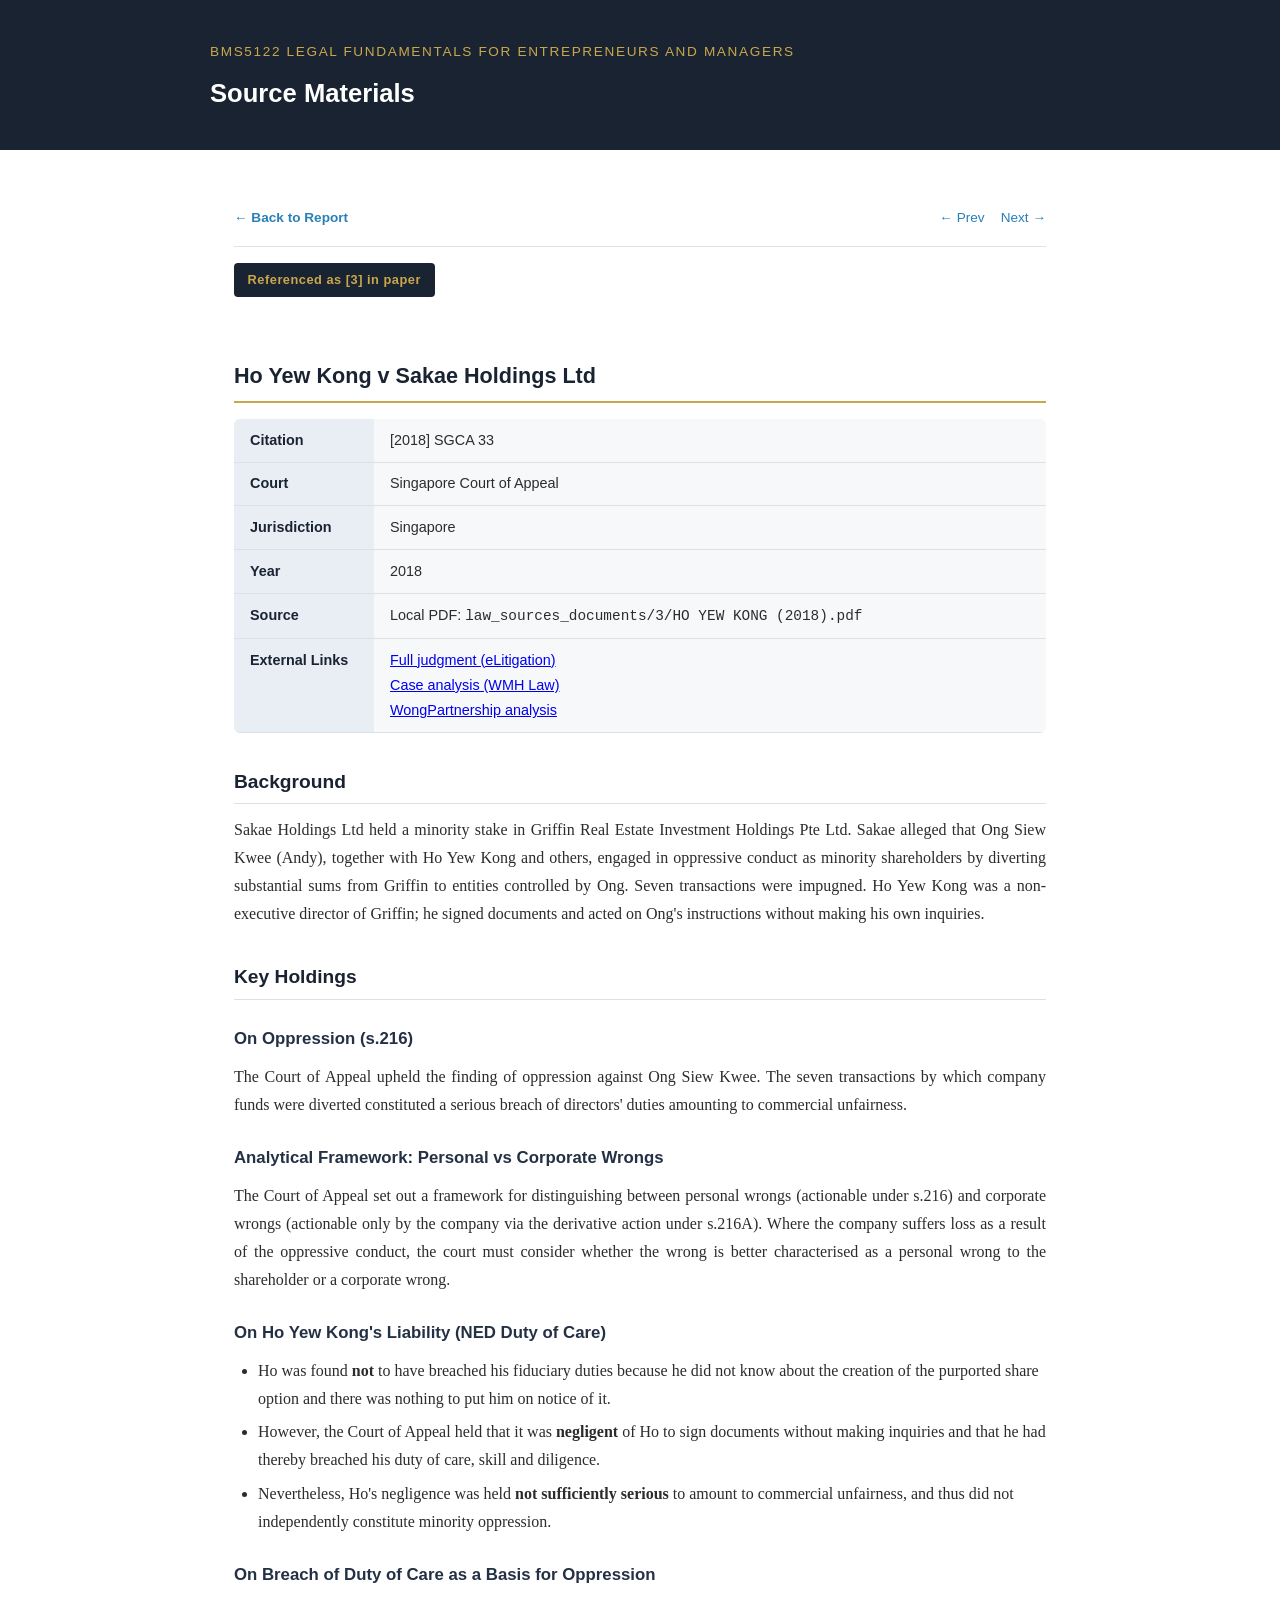
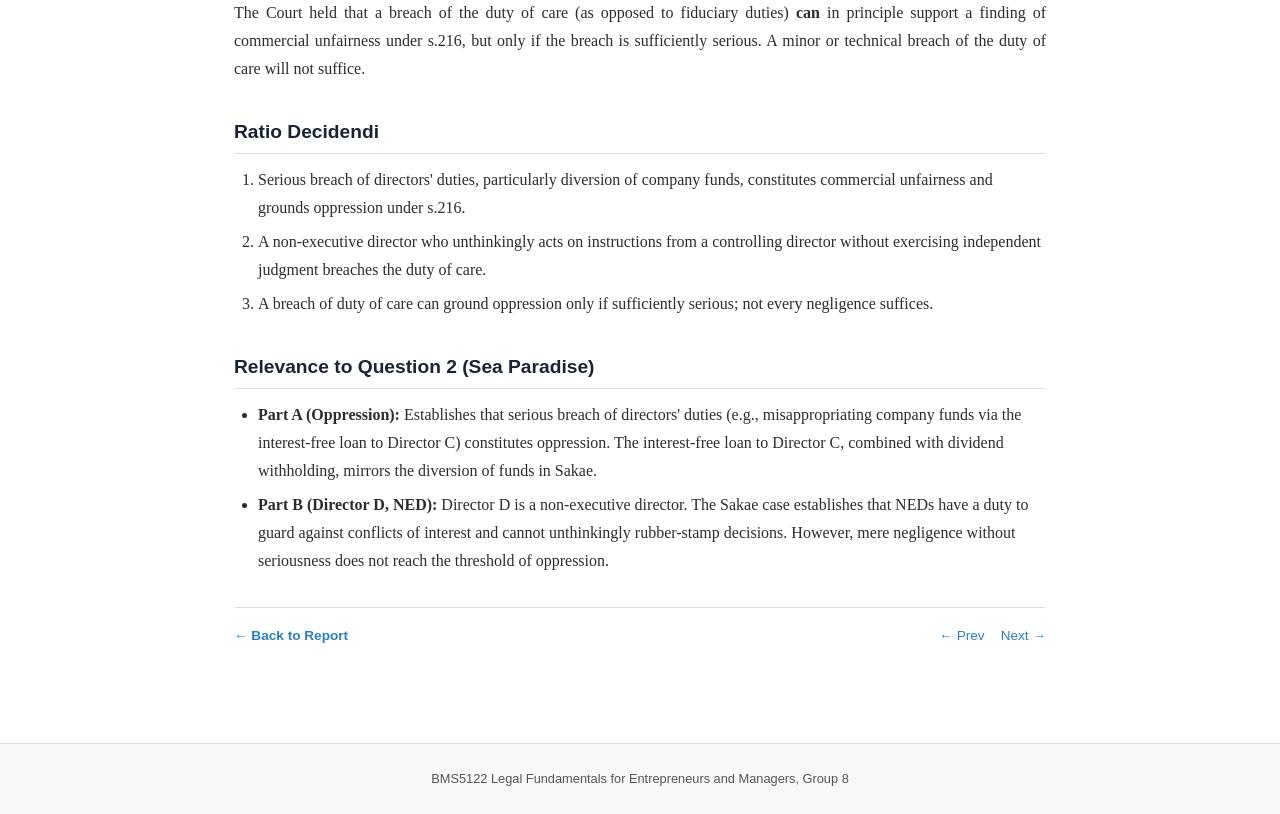
<file: sources/source-03.html>
<!DOCTYPE html>
<html lang="en">
<head>
  <meta charset="UTF-8">
  <meta name="viewport" content="width=device-width, initial-scale=1.0">
  <title>Source [3]: Ho Yew Kong v Sakae Holdings Ltd</title>
  <link rel="stylesheet" href="../style.css">
</head>
<body>

<header class="site-header">
  <div class="container">
    <div class="course-label">BMS5122 Legal Fundamentals for Entrepreneurs and Managers</div>
    <h1>Source Materials</h1>
  </div>
</header>

<main class="content">

  <nav class="source-nav">
    <a href="../index.html" class="back-link">&larr; Back to Report</a>
    <div class="prev-next">
      <a href="source-02.html">&larr; Prev</a>
      <a href="source-04.html">Next &rarr;</a>
    </div>
  </nav>

  <span class="source-badge">Referenced as [3] in paper</span>

  <h2 class="section-heading">Ho Yew Kong v Sakae Holdings Ltd</h2>

  <table class="meta-table">
    <tr><th>Citation</th><td>[2018] SGCA 33</td></tr>
    <tr><th>Court</th><td>Singapore Court of Appeal</td></tr>
    <tr><th>Jurisdiction</th><td>Singapore</td></tr>
    <tr><th>Year</th><td>2018</td></tr>
    <tr><th>Source</th><td>Local PDF: <code>law_sources_documents/3/HO YEW KONG (2018).pdf</code></td></tr>
    <tr><th>External Links</th><td>
      <a href="https://www.elitigation.sg/gd/s/2018_SGCA_33">Full judgment (eLitigation)</a><br>
      <a href="https://www.wmhlaw.com.sg/articles/2018/08/06/case-update-ho-yew-kong-v-sakae-holdings-ltd-2018-sgca-33">Case analysis (WMH Law)</a><br>
      <a href="https://www.wongpartnership.com/insights/detail/court-of-appeal-gives-guidance-on-bringing-of-shareholder-oppression-actions">WongPartnership analysis</a>
    </td></tr>
  </table>

  <div class="source-content">
    <h2>Background</h2>
    <p>Sakae Holdings Ltd held a minority stake in Griffin Real Estate Investment Holdings Pte Ltd. Sakae alleged that Ong Siew Kwee (Andy), together with Ho Yew Kong and others, engaged in oppressive conduct as minority shareholders by diverting substantial sums from Griffin to entities controlled by Ong. Seven transactions were impugned. Ho Yew Kong was a non-executive director of Griffin; he signed documents and acted on Ong's instructions without making his own inquiries.</p>

    <h2>Key Holdings</h2>

    <h3>On Oppression (s.216)</h3>
    <p>The Court of Appeal upheld the finding of oppression against Ong Siew Kwee. The seven transactions by which company funds were diverted constituted a serious breach of directors' duties amounting to commercial unfairness.</p>

    <h3>Analytical Framework: Personal vs Corporate Wrongs</h3>
    <p>The Court of Appeal set out a framework for distinguishing between personal wrongs (actionable under s.216) and corporate wrongs (actionable only by the company via the derivative action under s.216A). Where the company suffers loss as a result of the oppressive conduct, the court must consider whether the wrong is better characterised as a personal wrong to the shareholder or a corporate wrong.</p>

    <h3>On Ho Yew Kong's Liability (NED Duty of Care)</h3>
    <ul>
      <li>Ho was found <strong>not</strong> to have breached his fiduciary duties because he did not know about the creation of the purported share option and there was nothing to put him on notice of it.</li>
      <li>However, the Court of Appeal held that it was <strong>negligent</strong> of Ho to sign documents without making inquiries and that he had thereby breached his duty of care, skill and diligence.</li>
      <li>Nevertheless, Ho's negligence was held <strong>not sufficiently serious</strong> to amount to commercial unfairness, and thus did not independently constitute minority oppression.</li>
    </ul>

    <h3>On Breach of Duty of Care as a Basis for Oppression</h3>
    <p>The Court held that a breach of the duty of care (as opposed to fiduciary duties) <strong>can</strong> in principle support a finding of commercial unfairness under s.216, but only if the breach is sufficiently serious. A minor or technical breach of the duty of care will not suffice.</p>

    <h2>Ratio Decidendi</h2>
    <ol>
      <li>Serious breach of directors' duties, particularly diversion of company funds, constitutes commercial unfairness and grounds oppression under s.216.</li>
      <li>A non-executive director who unthinkingly acts on instructions from a controlling director without exercising independent judgment breaches the duty of care.</li>
      <li>A breach of duty of care can ground oppression only if sufficiently serious; not every negligence suffices.</li>
    </ol>

    <h2>Relevance to Question 2 (Sea Paradise)</h2>
    <ul>
      <li><strong>Part A (Oppression):</strong> Establishes that serious breach of directors' duties (e.g., misappropriating company funds via the interest-free loan to Director C) constitutes oppression. The interest-free loan to Director C, combined with dividend withholding, mirrors the diversion of funds in Sakae.</li>
      <li><strong>Part B (Director D, NED):</strong> Director D is a non-executive director. The Sakae case establishes that NEDs have a duty to guard against conflicts of interest and cannot unthinkingly rubber-stamp decisions. However, mere negligence without seriousness does not reach the threshold of oppression.</li>
    </ul>
  </div>

  <nav class="source-nav" style="border-top: 1px solid var(--border); border-bottom: none; margin-top: 2rem; padding-top: 1rem;">
    <a href="../index.html" class="back-link">&larr; Back to Report</a>
    <div class="prev-next">
      <a href="source-02.html">&larr; Prev</a>
      <a href="source-04.html">Next &rarr;</a>
    </div>
  </nav>

</main>

<footer class="site-footer">
  BMS5122 Legal Fundamentals for Entrepreneurs and Managers, Group 8
</footer>

</body>
</html>
</file>
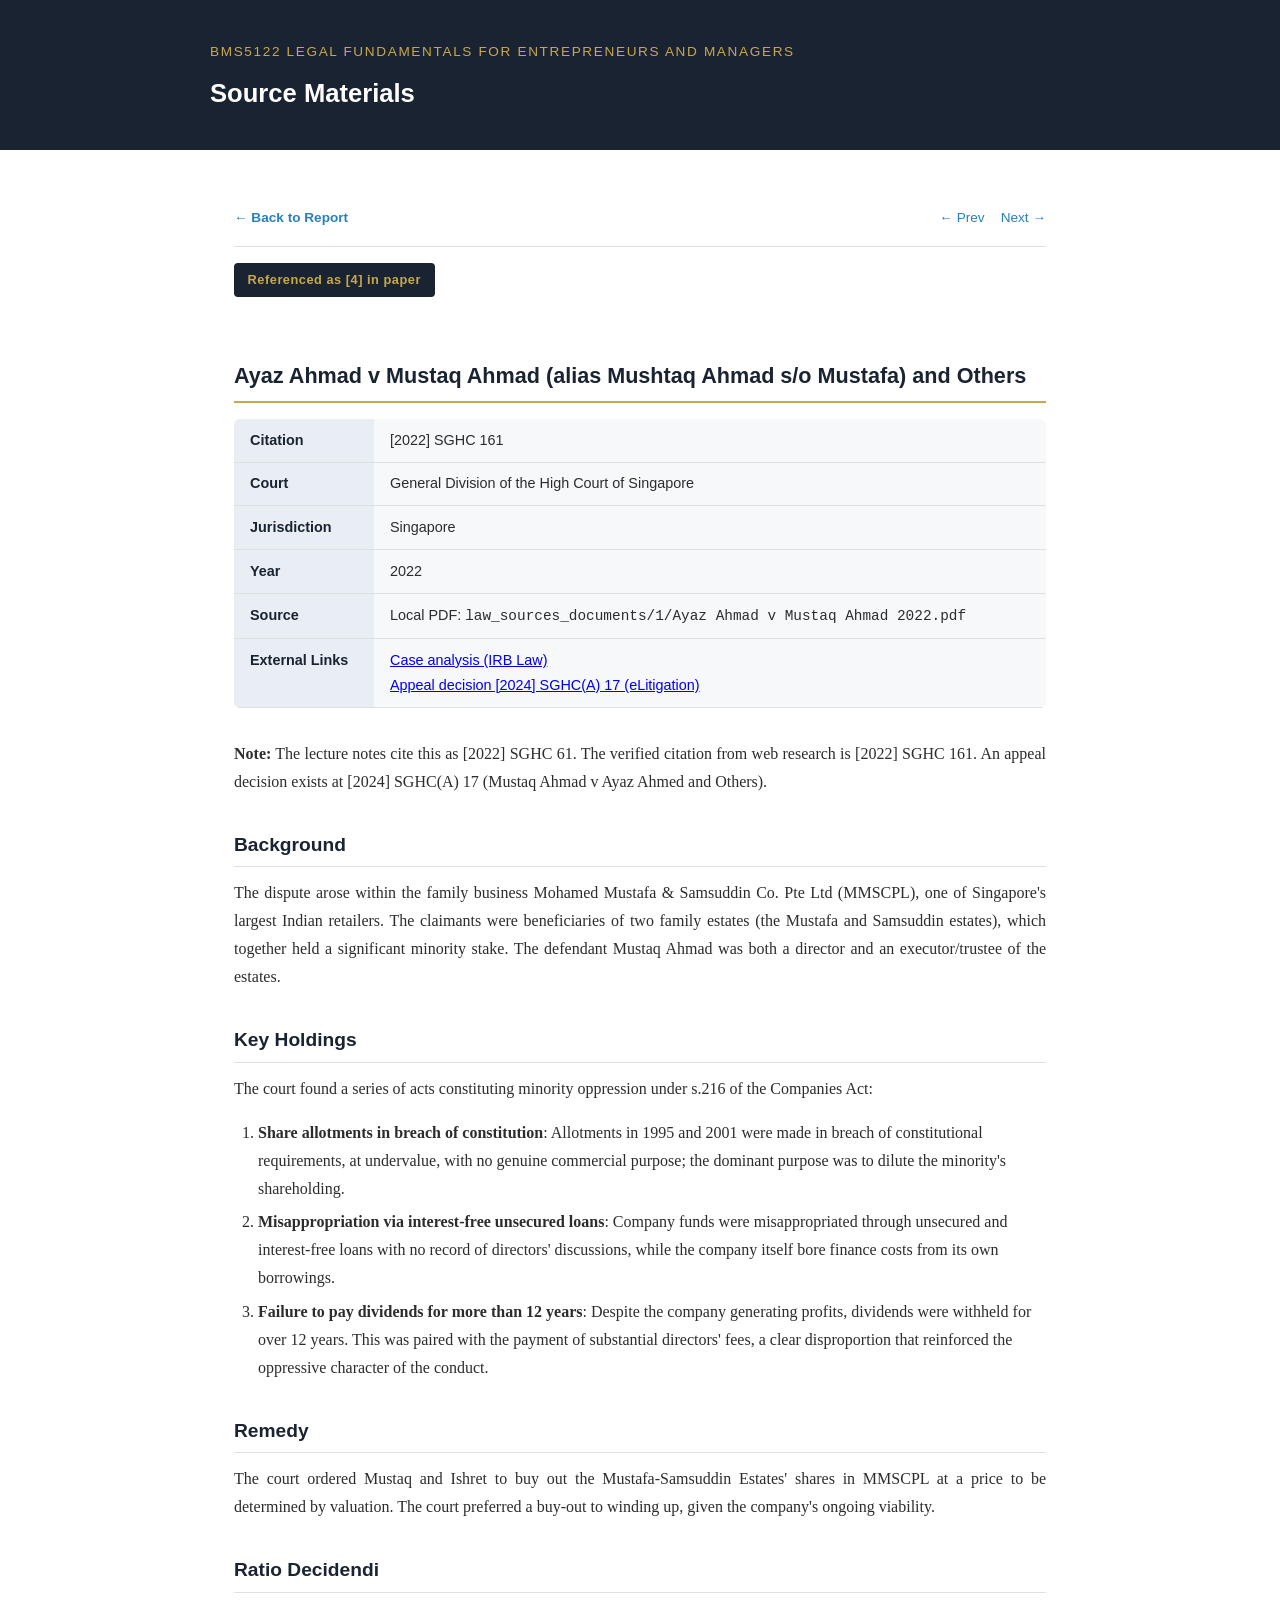
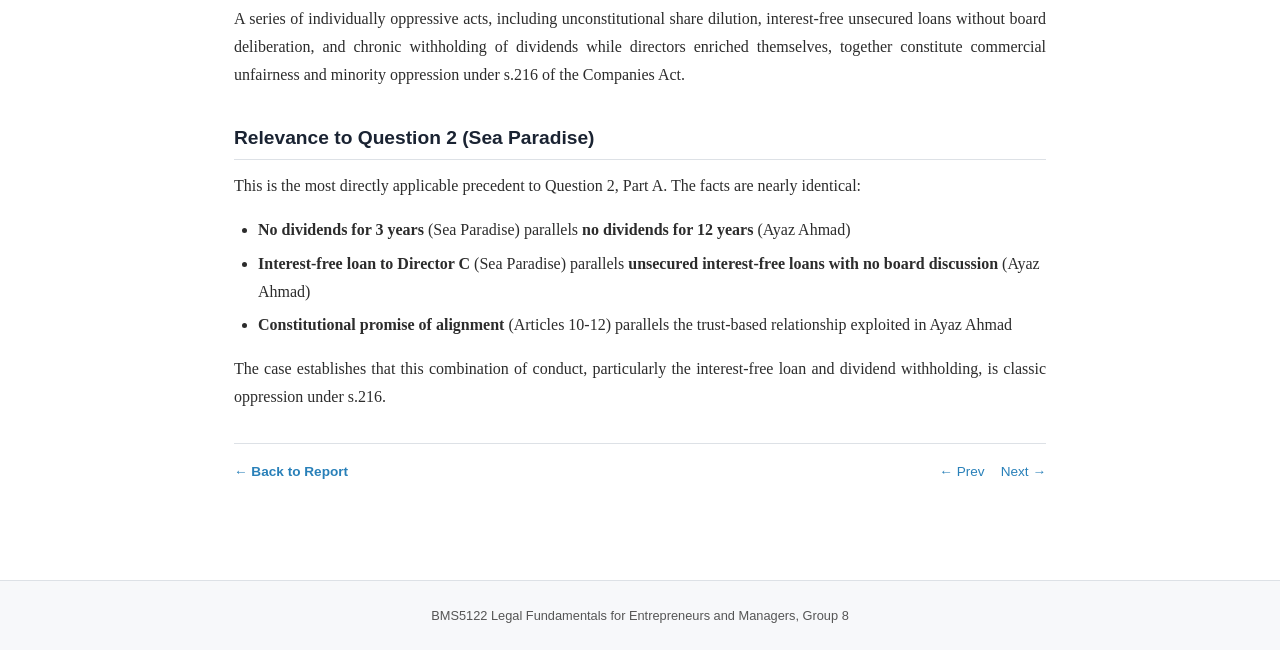
<file: sources/source-04.html>
<!DOCTYPE html>
<html lang="en">
<head>
  <meta charset="UTF-8">
  <meta name="viewport" content="width=device-width, initial-scale=1.0">
  <title>Source [4]: Ayaz Ahmad v Mustaq Ahmad</title>
  <link rel="stylesheet" href="../style.css">
</head>
<body>

<header class="site-header">
  <div class="container">
    <div class="course-label">BMS5122 Legal Fundamentals for Entrepreneurs and Managers</div>
    <h1>Source Materials</h1>
  </div>
</header>

<main class="content">

  <nav class="source-nav">
    <a href="../index.html" class="back-link">&larr; Back to Report</a>
    <div class="prev-next">
      <a href="source-03.html">&larr; Prev</a>
      <a href="source-05.html">Next &rarr;</a>
    </div>
  </nav>

  <span class="source-badge">Referenced as [4] in paper</span>

  <h2 class="section-heading">Ayaz Ahmad v Mustaq Ahmad (alias Mushtaq Ahmad s/o Mustafa) and Others</h2>

  <table class="meta-table">
    <tr><th>Citation</th><td>[2022] SGHC 161</td></tr>
    <tr><th>Court</th><td>General Division of the High Court of Singapore</td></tr>
    <tr><th>Jurisdiction</th><td>Singapore</td></tr>
    <tr><th>Year</th><td>2022</td></tr>
    <tr><th>Source</th><td>Local PDF: <code>law_sources_documents/1/Ayaz Ahmad v Mustaq Ahmad 2022.pdf</code></td></tr>
    <tr><th>External Links</th><td>
      <a href="https://irblaw.com.sg/learning-centre/mustaq-ahmad-v-ayaz-ahmed-and-others-2024-sghca-17/">Case analysis (IRB Law)</a><br>
      <a href="https://www.elitigation.sg/gd/s/2024_SGHCA_17">Appeal decision [2024] SGHC(A) 17 (eLitigation)</a>
    </td></tr>
  </table>

  <div class="source-content">
    <p><strong>Note:</strong> The lecture notes cite this as [2022] SGHC 61. The verified citation from web research is [2022] SGHC 161. An appeal decision exists at [2024] SGHC(A) 17 (Mustaq Ahmad v Ayaz Ahmed and Others).</p>

    <h2>Background</h2>
    <p>The dispute arose within the family business Mohamed Mustafa &amp; Samsuddin Co. Pte Ltd (MMSCPL), one of Singapore's largest Indian retailers. The claimants were beneficiaries of two family estates (the Mustafa and Samsuddin estates), which together held a significant minority stake. The defendant Mustaq Ahmad was both a director and an executor/trustee of the estates.</p>

    <h2>Key Holdings</h2>
    <p>The court found a series of acts constituting minority oppression under s.216 of the Companies Act:</p>

    <ol>
      <li><strong>Share allotments in breach of constitution</strong>: Allotments in 1995 and 2001 were made in breach of constitutional requirements, at undervalue, with no genuine commercial purpose; the dominant purpose was to dilute the minority's shareholding.</li>
      <li><strong>Misappropriation via interest-free unsecured loans</strong>: Company funds were misappropriated through unsecured and interest-free loans with no record of directors' discussions, while the company itself bore finance costs from its own borrowings.</li>
      <li><strong>Failure to pay dividends for more than 12 years</strong>: Despite the company generating profits, dividends were withheld for over 12 years. This was paired with the payment of substantial directors' fees, a clear disproportion that reinforced the oppressive character of the conduct.</li>
    </ol>

    <h2>Remedy</h2>
    <p>The court ordered Mustaq and Ishret to buy out the Mustafa-Samsuddin Estates' shares in MMSCPL at a price to be determined by valuation. The court preferred a buy-out to winding up, given the company's ongoing viability.</p>

    <h2>Ratio Decidendi</h2>
    <p>A series of individually oppressive acts, including unconstitutional share dilution, interest-free unsecured loans without board deliberation, and chronic withholding of dividends while directors enriched themselves, together constitute commercial unfairness and minority oppression under s.216 of the Companies Act.</p>

    <h2>Relevance to Question 2 (Sea Paradise)</h2>
    <p>This is the most directly applicable precedent to Question 2, Part A. The facts are nearly identical:</p>
    <ul>
      <li><strong>No dividends for 3 years</strong> (Sea Paradise) parallels <strong>no dividends for 12 years</strong> (Ayaz Ahmad)</li>
      <li><strong>Interest-free loan to Director C</strong> (Sea Paradise) parallels <strong>unsecured interest-free loans with no board discussion</strong> (Ayaz Ahmad)</li>
      <li><strong>Constitutional promise of alignment</strong> (Articles 10-12) parallels the trust-based relationship exploited in Ayaz Ahmad</li>
    </ul>
    <p>The case establishes that this combination of conduct, particularly the interest-free loan and dividend withholding, is classic oppression under s.216.</p>
  </div>

  <nav class="source-nav" style="border-top: 1px solid var(--border); border-bottom: none; margin-top: 2rem; padding-top: 1rem;">
    <a href="../index.html" class="back-link">&larr; Back to Report</a>
    <div class="prev-next">
      <a href="source-03.html">&larr; Prev</a>
      <a href="source-05.html">Next &rarr;</a>
    </div>
  </nav>

</main>

<footer class="site-footer">
  BMS5122 Legal Fundamentals for Entrepreneurs and Managers, Group 8
</footer>

</body>
</html>
</file>
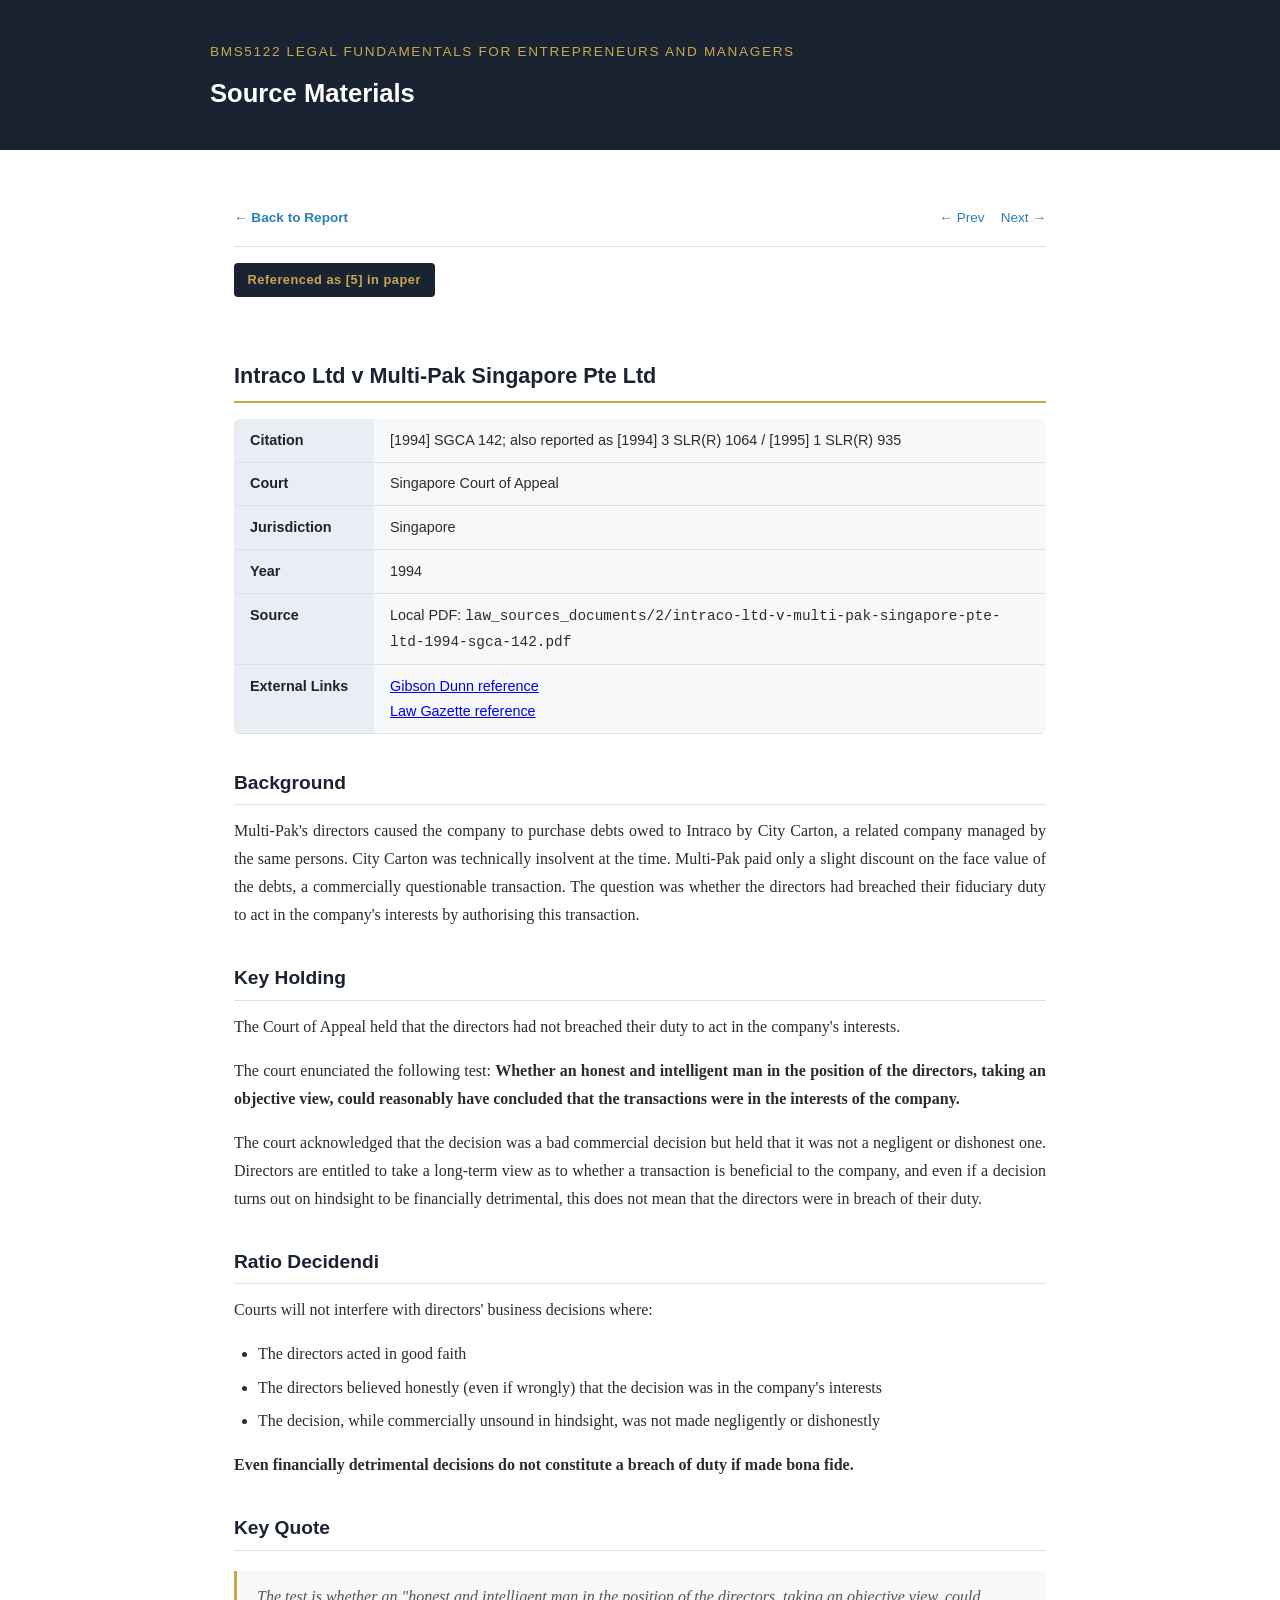
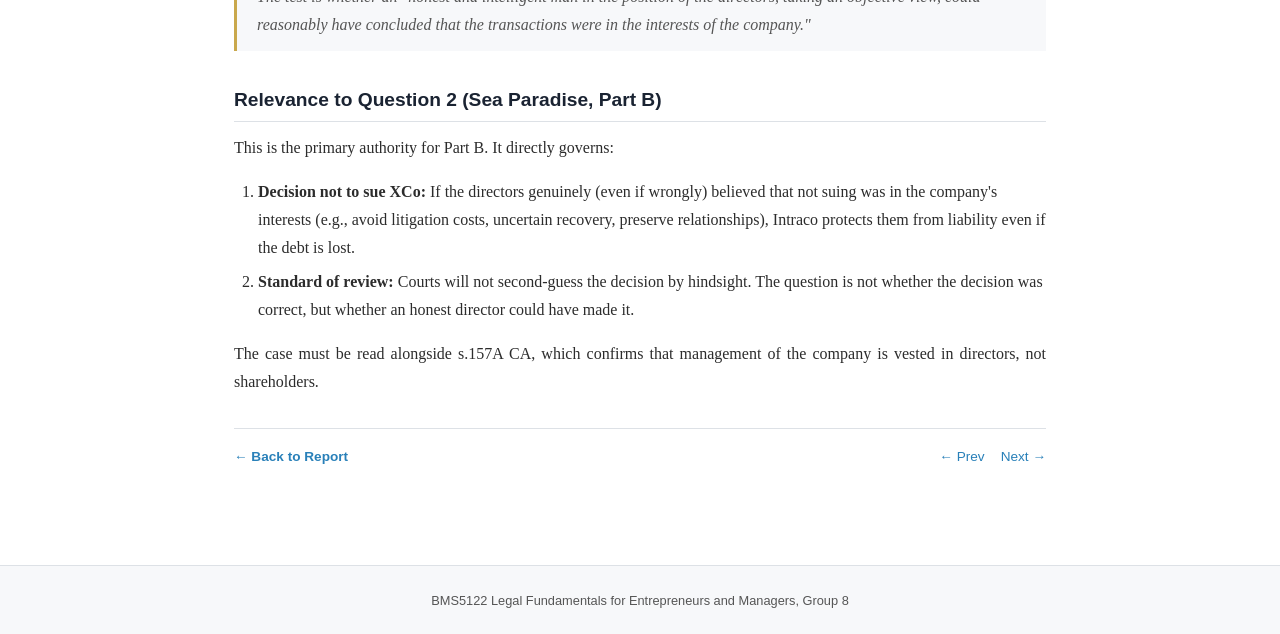
<file: sources/source-05.html>
<!DOCTYPE html>
<html lang="en">
<head>
  <meta charset="UTF-8">
  <meta name="viewport" content="width=device-width, initial-scale=1.0">
  <title>Source [5]: Intraco Ltd v Multi-Pak Singapore Pte Ltd</title>
  <link rel="stylesheet" href="../style.css">
</head>
<body>

<header class="site-header">
  <div class="container">
    <div class="course-label">BMS5122 Legal Fundamentals for Entrepreneurs and Managers</div>
    <h1>Source Materials</h1>
  </div>
</header>

<main class="content">

  <nav class="source-nav">
    <a href="../index.html" class="back-link">&larr; Back to Report</a>
    <div class="prev-next">
      <a href="source-04.html">&larr; Prev</a>
      <a href="source-06.html">Next &rarr;</a>
    </div>
  </nav>

  <span class="source-badge">Referenced as [5] in paper</span>

  <h2 class="section-heading">Intraco Ltd v Multi-Pak Singapore Pte Ltd</h2>

  <table class="meta-table">
    <tr><th>Citation</th><td>[1994] SGCA 142; also reported as [1994] 3 SLR(R) 1064 / [1995] 1 SLR(R) 935</td></tr>
    <tr><th>Court</th><td>Singapore Court of Appeal</td></tr>
    <tr><th>Jurisdiction</th><td>Singapore</td></tr>
    <tr><th>Year</th><td>1994</td></tr>
    <tr><th>Source</th><td>Local PDF: <code>law_sources_documents/2/intraco-ltd-v-multi-pak-singapore-pte-ltd-1994-sgca-142.pdf</code></td></tr>
    <tr><th>External Links</th><td>
      <a href="https://www.gibsondunn.com/wp-content/uploads/documents/publications/Directors-Duties-and-Responsibilities-in-Singapore08-2015.pdf">Gibson Dunn reference</a><br>
      <a href="https://lawgazette.com.sg/feature/the-law-on-creditors-interests-and-directors-fiduciary-duties-in-singapore/">Law Gazette reference</a>
    </td></tr>
  </table>

  <div class="source-content">
    <h2>Background</h2>
    <p>Multi-Pak's directors caused the company to purchase debts owed to Intraco by City Carton, a related company managed by the same persons. City Carton was technically insolvent at the time. Multi-Pak paid only a slight discount on the face value of the debts, a commercially questionable transaction. The question was whether the directors had breached their fiduciary duty to act in the company's interests by authorising this transaction.</p>

    <h2>Key Holding</h2>
    <p>The Court of Appeal held that the directors had not breached their duty to act in the company's interests.</p>

    <p>The court enunciated the following test: <strong>Whether an honest and intelligent man in the position of the directors, taking an objective view, could reasonably have concluded that the transactions were in the interests of the company.</strong></p>

    <p>The court acknowledged that the decision was a bad commercial decision but held that it was not a negligent or dishonest one. Directors are entitled to take a long-term view as to whether a transaction is beneficial to the company, and even if a decision turns out on hindsight to be financially detrimental, this does not mean that the directors were in breach of their duty.</p>

    <h2>Ratio Decidendi</h2>
    <p>Courts will not interfere with directors' business decisions where:</p>
    <ul>
      <li>The directors acted in good faith</li>
      <li>The directors believed honestly (even if wrongly) that the decision was in the company's interests</li>
      <li>The decision, while commercially unsound in hindsight, was not made negligently or dishonestly</li>
    </ul>
    <p><strong>Even financially detrimental decisions do not constitute a breach of duty if made bona fide.</strong></p>

    <h2>Key Quote</h2>
    <blockquote>The test is whether an "honest and intelligent man in the position of the directors, taking an objective view, could reasonably have concluded that the transactions were in the interests of the company."</blockquote>

    <h2>Relevance to Question 2 (Sea Paradise, Part B)</h2>
    <p>This is the primary authority for Part B. It directly governs:</p>
    <ol>
      <li><strong>Decision not to sue XCo:</strong> If the directors genuinely (even if wrongly) believed that not suing was in the company's interests (e.g., avoid litigation costs, uncertain recovery, preserve relationships), Intraco protects them from liability even if the debt is lost.</li>
      <li><strong>Standard of review:</strong> Courts will not second-guess the decision by hindsight. The question is not whether the decision was correct, but whether an honest director could have made it.</li>
    </ol>
    <p>The case must be read alongside s.157A CA, which confirms that management of the company is vested in directors, not shareholders.</p>
  </div>

  <nav class="source-nav" style="border-top: 1px solid var(--border); border-bottom: none; margin-top: 2rem; padding-top: 1rem;">
    <a href="../index.html" class="back-link">&larr; Back to Report</a>
    <div class="prev-next">
      <a href="source-04.html">&larr; Prev</a>
      <a href="source-06.html">Next &rarr;</a>
    </div>
  </nav>

</main>

<footer class="site-footer">
  BMS5122 Legal Fundamentals for Entrepreneurs and Managers, Group 8
</footer>

</body>
</html>
</file>
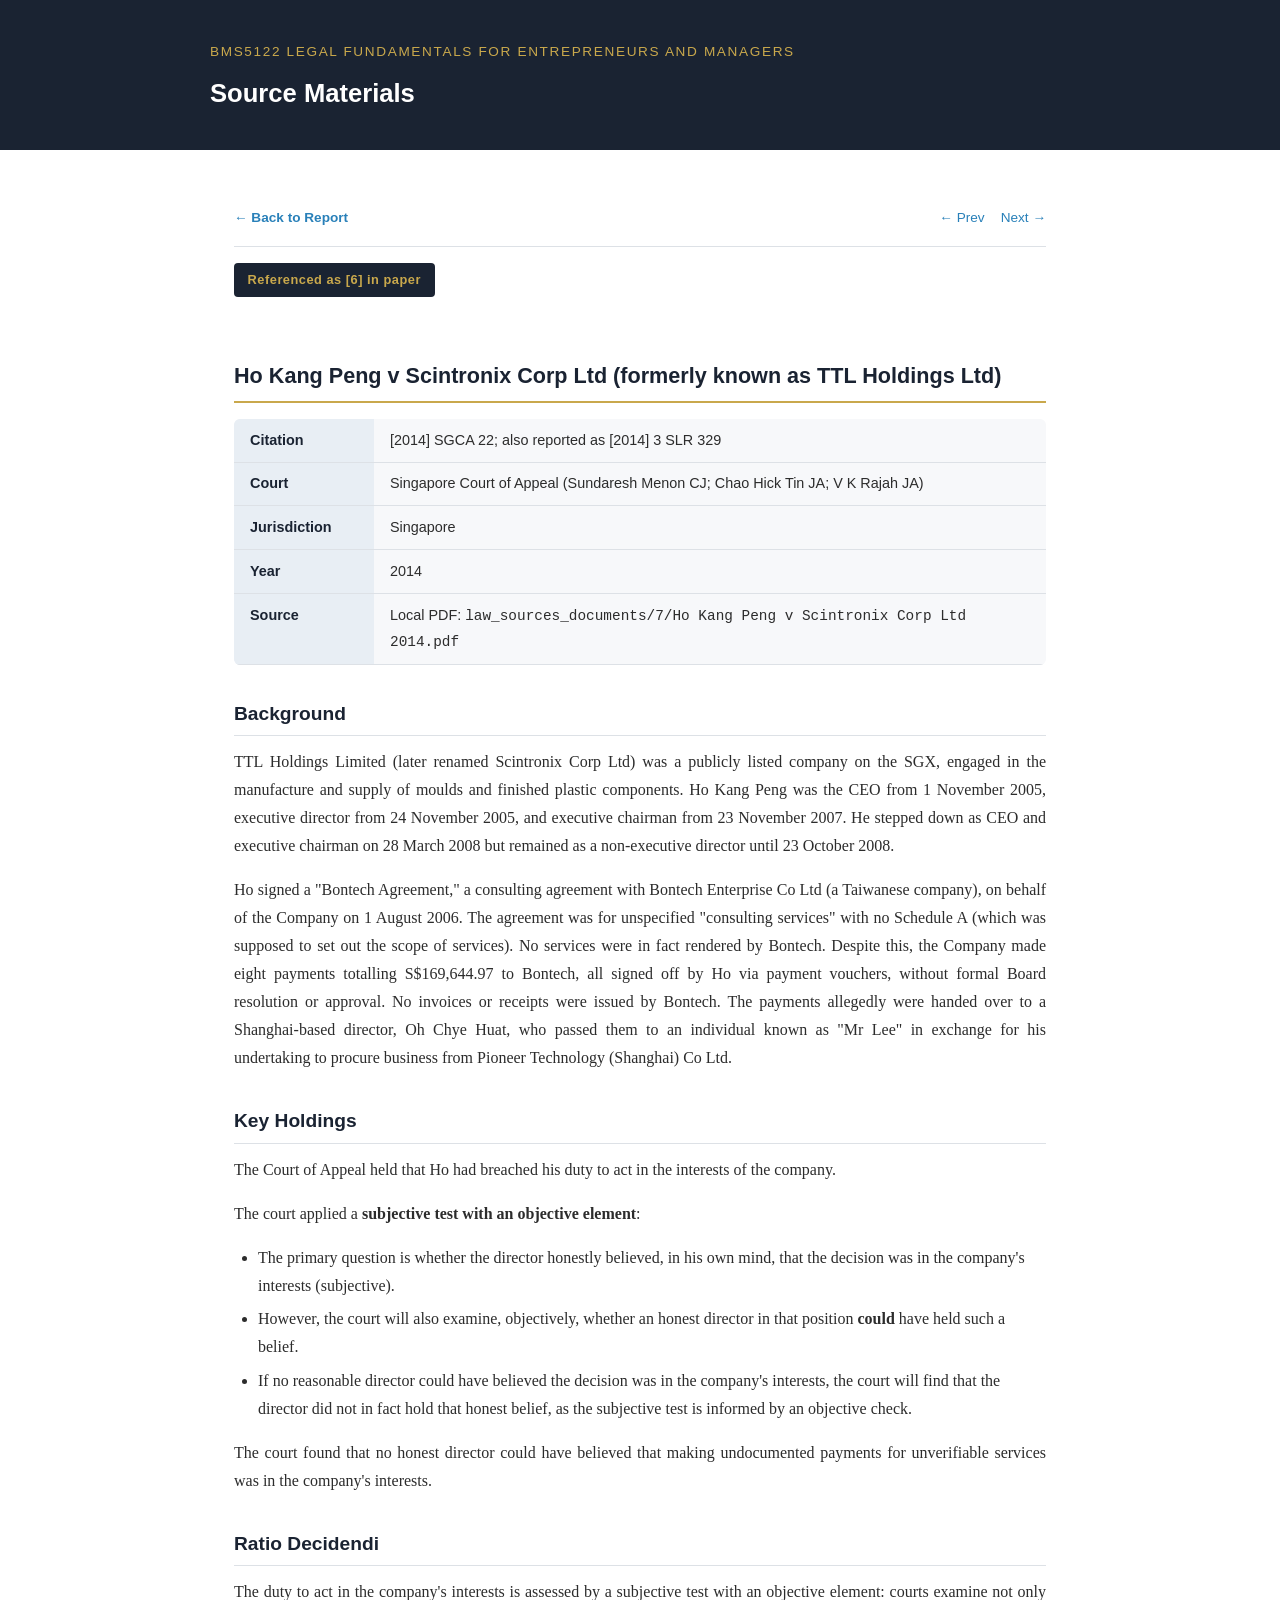
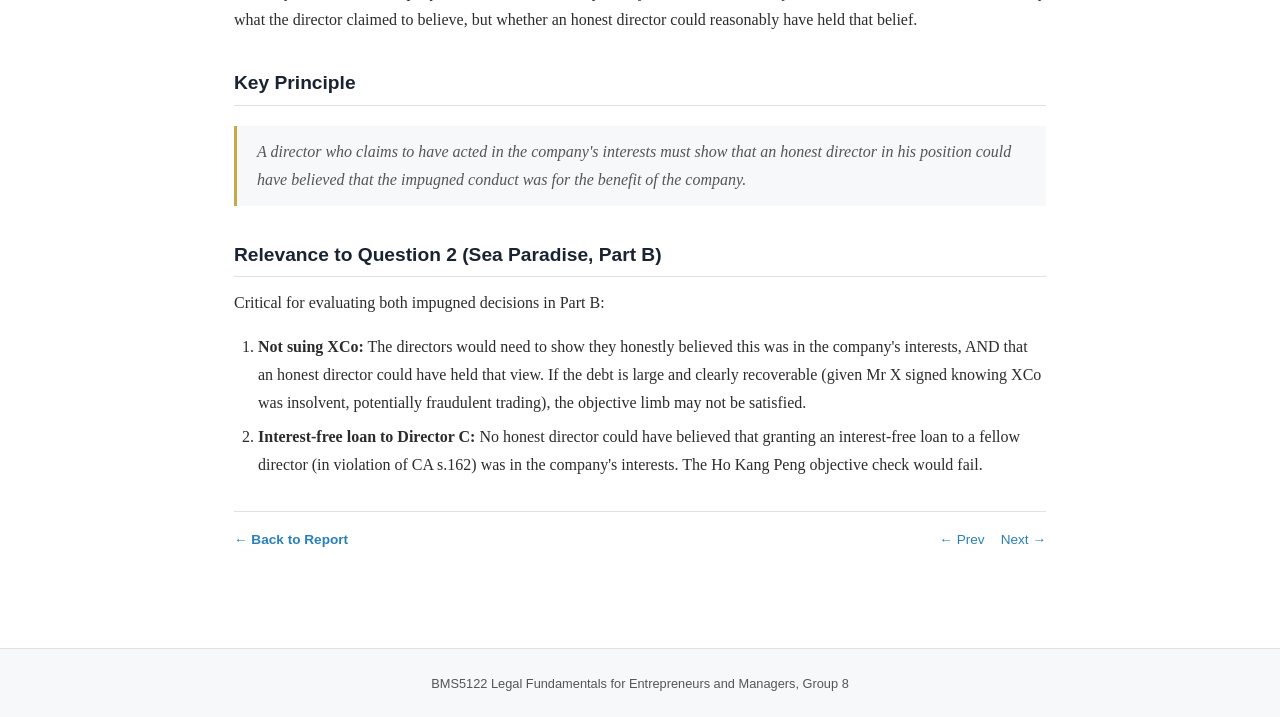
<file: sources/source-06.html>
<!DOCTYPE html>
<html lang="en">
<head>
  <meta charset="UTF-8">
  <meta name="viewport" content="width=device-width, initial-scale=1.0">
  <title>Source [6]: Ho Kang Peng v Scintronix Corp Ltd</title>
  <link rel="stylesheet" href="../style.css">
</head>
<body>

<header class="site-header">
  <div class="container">
    <div class="course-label">BMS5122 Legal Fundamentals for Entrepreneurs and Managers</div>
    <h1>Source Materials</h1>
  </div>
</header>

<main class="content">

  <nav class="source-nav">
    <a href="../index.html" class="back-link">&larr; Back to Report</a>
    <div class="prev-next">
      <a href="source-05.html">&larr; Prev</a>
      <a href="source-07.html">Next &rarr;</a>
    </div>
  </nav>

  <span class="source-badge">Referenced as [6] in paper</span>

  <h2 class="section-heading">Ho Kang Peng v Scintronix Corp Ltd (formerly known as TTL Holdings Ltd)</h2>

  <table class="meta-table">
    <tr><th>Citation</th><td>[2014] SGCA 22; also reported as [2014] 3 SLR 329</td></tr>
    <tr><th>Court</th><td>Singapore Court of Appeal (Sundaresh Menon CJ; Chao Hick Tin JA; V K Rajah JA)</td></tr>
    <tr><th>Jurisdiction</th><td>Singapore</td></tr>
    <tr><th>Year</th><td>2014</td></tr>
    <tr><th>Source</th><td>Local PDF: <code>law_sources_documents/7/Ho Kang Peng v Scintronix Corp Ltd 2014.pdf</code></td></tr>
  </table>

  <div class="source-content">
    <h2>Background</h2>
    <p>TTL Holdings Limited (later renamed Scintronix Corp Ltd) was a publicly listed company on the SGX, engaged in the manufacture and supply of moulds and finished plastic components. Ho Kang Peng was the CEO from 1 November 2005, executive director from 24 November 2005, and executive chairman from 23 November 2007. He stepped down as CEO and executive chairman on 28 March 2008 but remained as a non-executive director until 23 October 2008.</p>

    <p>Ho signed a "Bontech Agreement," a consulting agreement with Bontech Enterprise Co Ltd (a Taiwanese company), on behalf of the Company on 1 August 2006. The agreement was for unspecified "consulting services" with no Schedule A (which was supposed to set out the scope of services). No services were in fact rendered by Bontech. Despite this, the Company made eight payments totalling S$169,644.97 to Bontech, all signed off by Ho via payment vouchers, without formal Board resolution or approval. No invoices or receipts were issued by Bontech. The payments allegedly were handed over to a Shanghai-based director, Oh Chye Huat, who passed them to an individual known as "Mr Lee" in exchange for his undertaking to procure business from Pioneer Technology (Shanghai) Co Ltd.</p>

    <h2>Key Holdings</h2>
    <p>The Court of Appeal held that Ho had breached his duty to act in the interests of the company.</p>

    <p>The court applied a <strong>subjective test with an objective element</strong>:</p>
    <ul>
      <li>The primary question is whether the director honestly believed, in his own mind, that the decision was in the company's interests (subjective).</li>
      <li>However, the court will also examine, objectively, whether an honest director in that position <strong>could</strong> have held such a belief.</li>
      <li>If no reasonable director could have believed the decision was in the company's interests, the court will find that the director did not in fact hold that honest belief, as the subjective test is informed by an objective check.</li>
    </ul>

    <p>The court found that no honest director could have believed that making undocumented payments for unverifiable services was in the company's interests.</p>

    <h2>Ratio Decidendi</h2>
    <p>The duty to act in the company's interests is assessed by a subjective test with an objective element: courts examine not only what the director claimed to believe, but whether an honest director could reasonably have held that belief.</p>

    <h2>Key Principle</h2>
    <blockquote>A director who claims to have acted in the company's interests must show that an honest director in his position could have believed that the impugned conduct was for the benefit of the company.</blockquote>

    <h2>Relevance to Question 2 (Sea Paradise, Part B)</h2>
    <p>Critical for evaluating both impugned decisions in Part B:</p>
    <ol>
      <li><strong>Not suing XCo:</strong> The directors would need to show they honestly believed this was in the company's interests, AND that an honest director could have held that view. If the debt is large and clearly recoverable (given Mr X signed knowing XCo was insolvent, potentially fraudulent trading), the objective limb may not be satisfied.</li>
      <li><strong>Interest-free loan to Director C:</strong> No honest director could have believed that granting an interest-free loan to a fellow director (in violation of CA s.162) was in the company's interests. The Ho Kang Peng objective check would fail.</li>
    </ol>
  </div>

  <nav class="source-nav" style="border-top: 1px solid var(--border); border-bottom: none; margin-top: 2rem; padding-top: 1rem;">
    <a href="../index.html" class="back-link">&larr; Back to Report</a>
    <div class="prev-next">
      <a href="source-05.html">&larr; Prev</a>
      <a href="source-07.html">Next &rarr;</a>
    </div>
  </nav>

</main>

<footer class="site-footer">
  BMS5122 Legal Fundamentals for Entrepreneurs and Managers, Group 8
</footer>

</body>
</html>
</file>
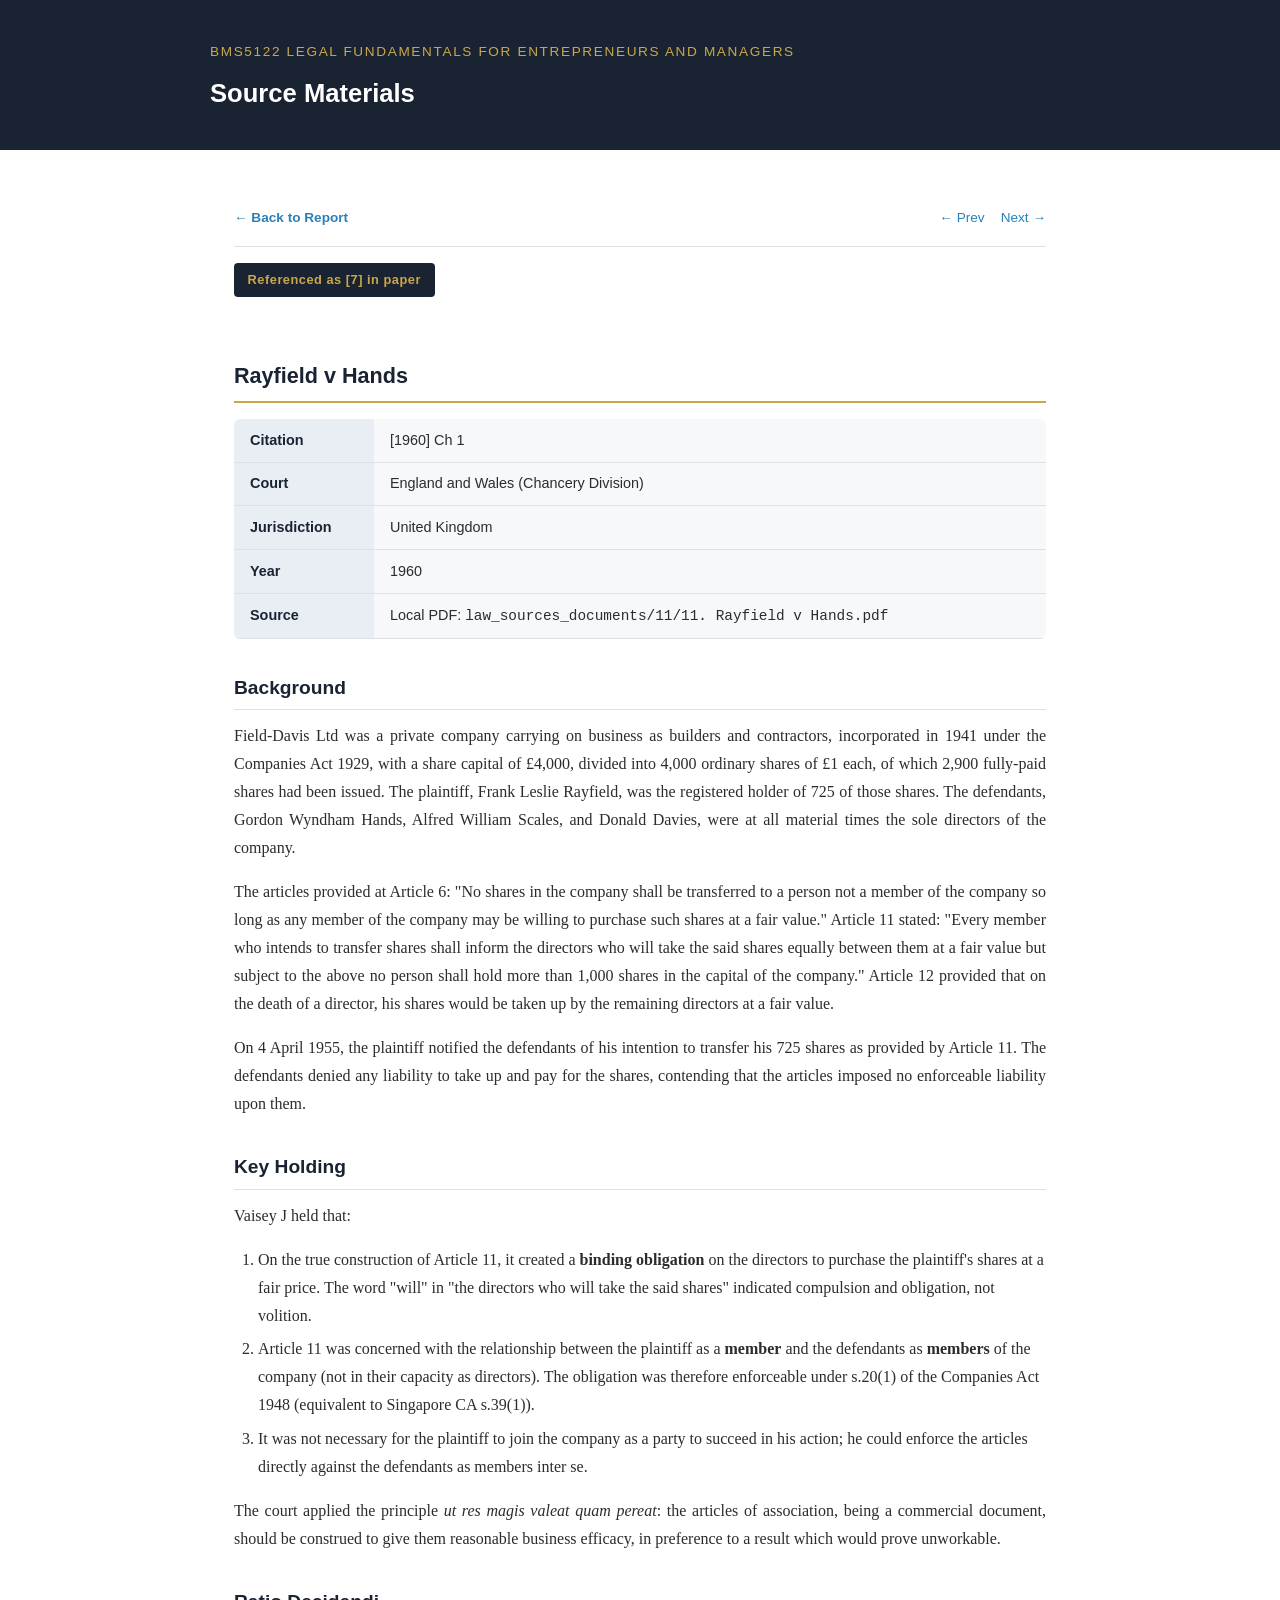
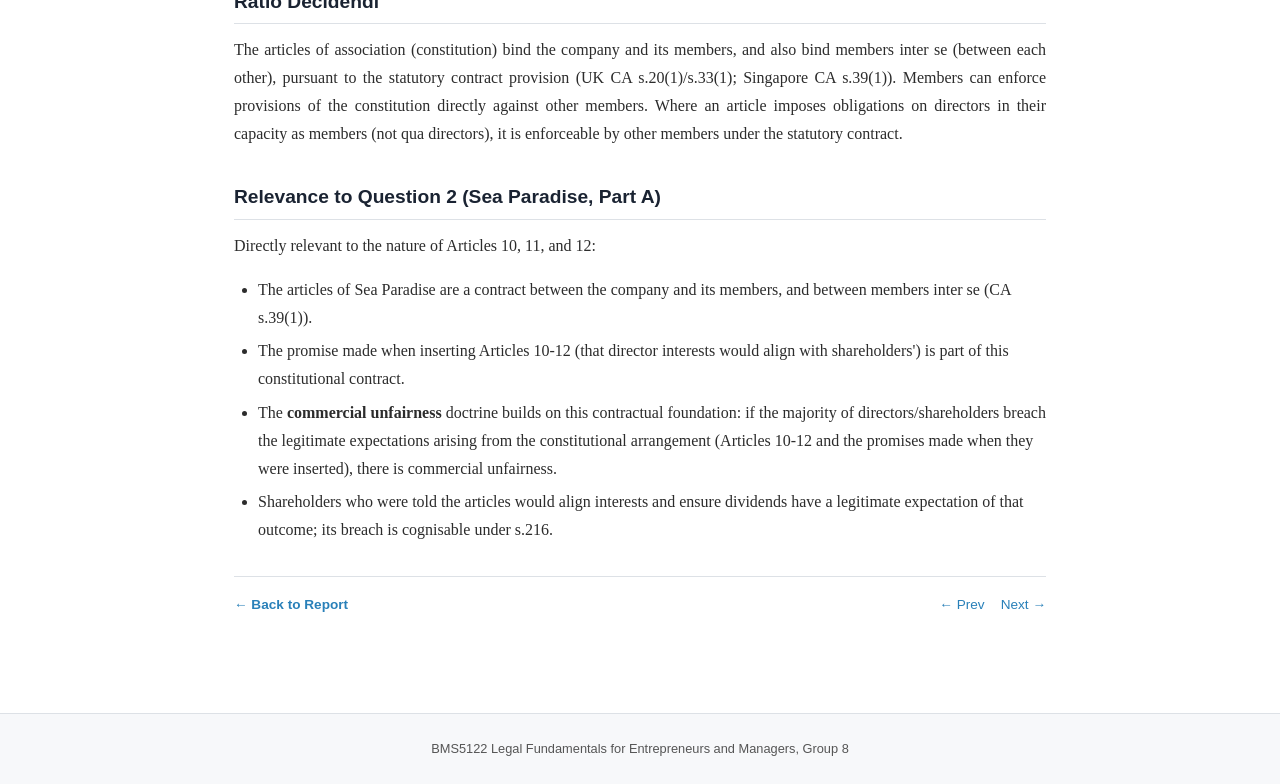
<file: sources/source-07.html>
<!DOCTYPE html>
<html lang="en">
<head>
  <meta charset="UTF-8">
  <meta name="viewport" content="width=device-width, initial-scale=1.0">
  <title>Source [7]: Rayfield v Hands</title>
  <link rel="stylesheet" href="../style.css">
</head>
<body>

<header class="site-header">
  <div class="container">
    <div class="course-label">BMS5122 Legal Fundamentals for Entrepreneurs and Managers</div>
    <h1>Source Materials</h1>
  </div>
</header>

<main class="content">

  <nav class="source-nav">
    <a href="../index.html" class="back-link">&larr; Back to Report</a>
    <div class="prev-next">
      <a href="source-06.html">&larr; Prev</a>
      <a href="source-08.html">Next &rarr;</a>
    </div>
  </nav>

  <span class="source-badge">Referenced as [7] in paper</span>

  <h2 class="section-heading">Rayfield v Hands</h2>

  <table class="meta-table">
    <tr><th>Citation</th><td>[1960] Ch 1</td></tr>
    <tr><th>Court</th><td>England and Wales (Chancery Division)</td></tr>
    <tr><th>Jurisdiction</th><td>United Kingdom</td></tr>
    <tr><th>Year</th><td>1960</td></tr>
    <tr><th>Source</th><td>Local PDF: <code>law_sources_documents/11/11. Rayfield v Hands.pdf</code></td></tr>
  </table>

  <div class="source-content">
    <h2>Background</h2>
    <p>Field-Davis Ltd was a private company carrying on business as builders and contractors, incorporated in 1941 under the Companies Act 1929, with a share capital of &pound;4,000, divided into 4,000 ordinary shares of &pound;1 each, of which 2,900 fully-paid shares had been issued. The plaintiff, Frank Leslie Rayfield, was the registered holder of 725 of those shares. The defendants, Gordon Wyndham Hands, Alfred William Scales, and Donald Davies, were at all material times the sole directors of the company.</p>

    <p>The articles provided at Article 6: "No shares in the company shall be transferred to a person not a member of the company so long as any member of the company may be willing to purchase such shares at a fair value." Article 11 stated: "Every member who intends to transfer shares shall inform the directors who will take the said shares equally between them at a fair value but subject to the above no person shall hold more than 1,000 shares in the capital of the company." Article 12 provided that on the death of a director, his shares would be taken up by the remaining directors at a fair value.</p>

    <p>On 4 April 1955, the plaintiff notified the defendants of his intention to transfer his 725 shares as provided by Article 11. The defendants denied any liability to take up and pay for the shares, contending that the articles imposed no enforceable liability upon them.</p>

    <h2>Key Holding</h2>
    <p>Vaisey J held that:</p>
    <ol>
      <li>On the true construction of Article 11, it created a <strong>binding obligation</strong> on the directors to purchase the plaintiff's shares at a fair price. The word "will" in "the directors who will take the said shares" indicated compulsion and obligation, not volition.</li>
      <li>Article 11 was concerned with the relationship between the plaintiff as a <strong>member</strong> and the defendants as <strong>members</strong> of the company (not in their capacity as directors). The obligation was therefore enforceable under s.20(1) of the Companies Act 1948 (equivalent to Singapore CA s.39(1)).</li>
      <li>It was not necessary for the plaintiff to join the company as a party to succeed in his action; he could enforce the articles directly against the defendants as members inter se.</li>
    </ol>

    <p>The court applied the principle <em>ut res magis valeat quam pereat</em>: the articles of association, being a commercial document, should be construed to give them reasonable business efficacy, in preference to a result which would prove unworkable.</p>

    <h2>Ratio Decidendi</h2>
    <p>The articles of association (constitution) bind the company and its members, and also bind members inter se (between each other), pursuant to the statutory contract provision (UK CA s.20(1)/s.33(1); Singapore CA s.39(1)). Members can enforce provisions of the constitution directly against other members. Where an article imposes obligations on directors in their capacity as members (not qua directors), it is enforceable by other members under the statutory contract.</p>

    <h2>Relevance to Question 2 (Sea Paradise, Part A)</h2>
    <p>Directly relevant to the nature of Articles 10, 11, and 12:</p>
    <ul>
      <li>The articles of Sea Paradise are a contract between the company and its members, and between members inter se (CA s.39(1)).</li>
      <li>The promise made when inserting Articles 10-12 (that director interests would align with shareholders') is part of this constitutional contract.</li>
      <li>The <strong>commercial unfairness</strong> doctrine builds on this contractual foundation: if the majority of directors/shareholders breach the legitimate expectations arising from the constitutional arrangement (Articles 10-12 and the promises made when they were inserted), there is commercial unfairness.</li>
      <li>Shareholders who were told the articles would align interests and ensure dividends have a legitimate expectation of that outcome; its breach is cognisable under s.216.</li>
    </ul>
  </div>

  <nav class="source-nav" style="border-top: 1px solid var(--border); border-bottom: none; margin-top: 2rem; padding-top: 1rem;">
    <a href="../index.html" class="back-link">&larr; Back to Report</a>
    <div class="prev-next">
      <a href="source-06.html">&larr; Prev</a>
      <a href="source-08.html">Next &rarr;</a>
    </div>
  </nav>

</main>

<footer class="site-footer">
  BMS5122 Legal Fundamentals for Entrepreneurs and Managers, Group 8
</footer>

</body>
</html>
</file>
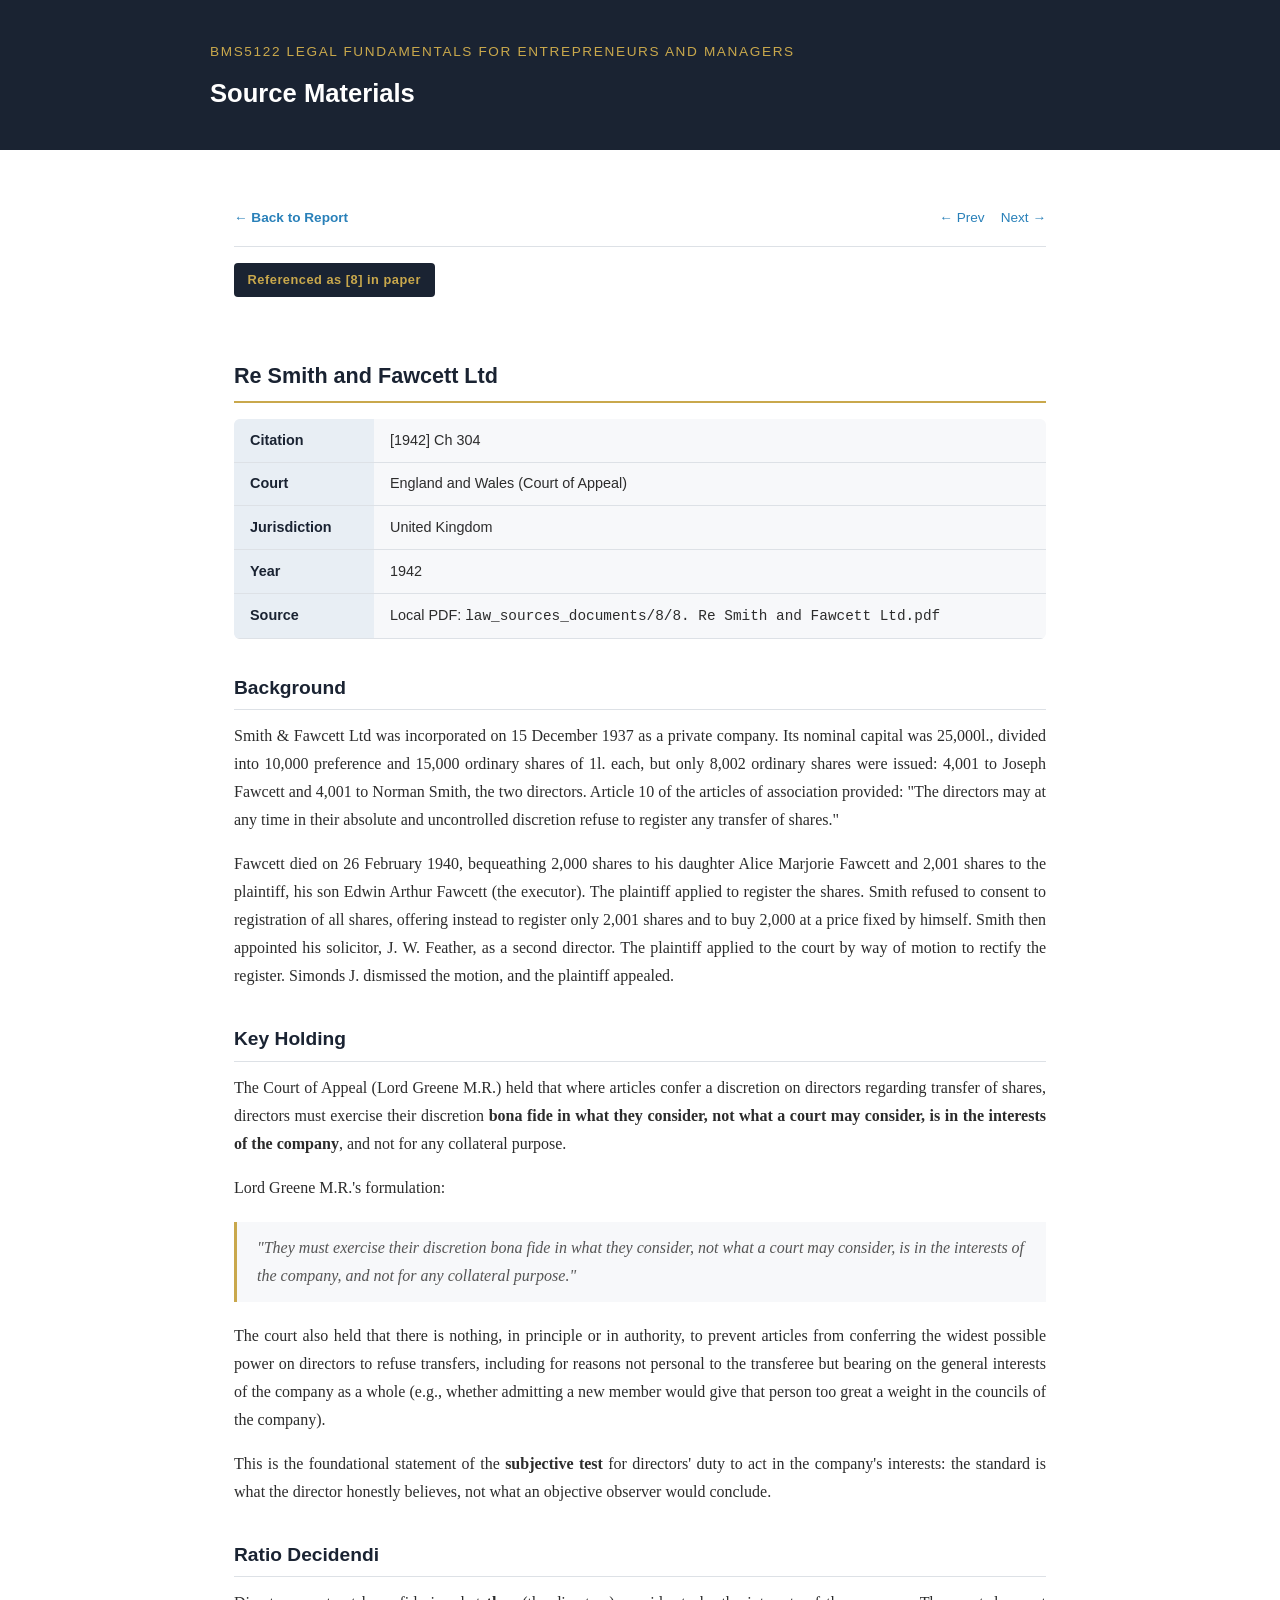
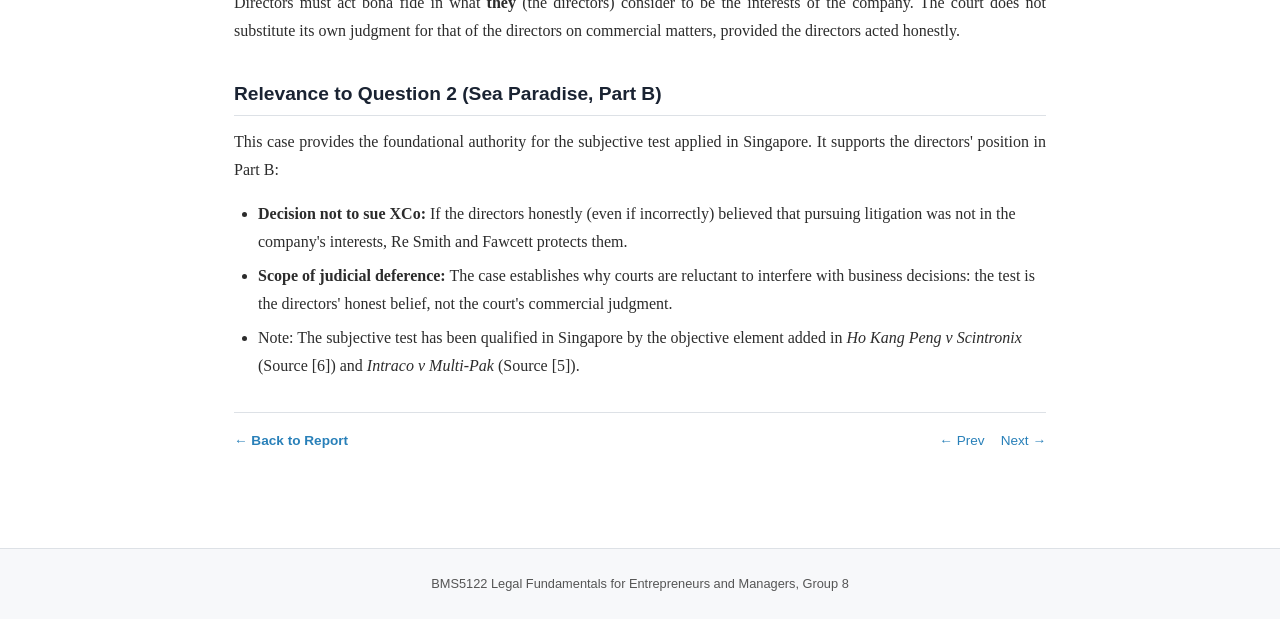
<file: sources/source-08.html>
<!DOCTYPE html>
<html lang="en">
<head>
  <meta charset="UTF-8">
  <meta name="viewport" content="width=device-width, initial-scale=1.0">
  <title>Source [8]: Re Smith and Fawcett Ltd</title>
  <link rel="stylesheet" href="../style.css">
</head>
<body>

<header class="site-header">
  <div class="container">
    <div class="course-label">BMS5122 Legal Fundamentals for Entrepreneurs and Managers</div>
    <h1>Source Materials</h1>
  </div>
</header>

<main class="content">

  <nav class="source-nav">
    <a href="../index.html" class="back-link">&larr; Back to Report</a>
    <div class="prev-next">
      <a href="source-07.html">&larr; Prev</a>
      <a href="source-09.html">Next &rarr;</a>
    </div>
  </nav>

  <span class="source-badge">Referenced as [8] in paper</span>

  <h2 class="section-heading">Re Smith and Fawcett Ltd</h2>

  <table class="meta-table">
    <tr><th>Citation</th><td>[1942] Ch 304</td></tr>
    <tr><th>Court</th><td>England and Wales (Court of Appeal)</td></tr>
    <tr><th>Jurisdiction</th><td>United Kingdom</td></tr>
    <tr><th>Year</th><td>1942</td></tr>
    <tr><th>Source</th><td>Local PDF: <code>law_sources_documents/8/8. Re Smith and Fawcett Ltd.pdf</code></td></tr>
  </table>

  <div class="source-content">
    <h2>Background</h2>
    <p>Smith &amp; Fawcett Ltd was incorporated on 15 December 1937 as a private company. Its nominal capital was 25,000l., divided into 10,000 preference and 15,000 ordinary shares of 1l. each, but only 8,002 ordinary shares were issued: 4,001 to Joseph Fawcett and 4,001 to Norman Smith, the two directors. Article 10 of the articles of association provided: "The directors may at any time in their absolute and uncontrolled discretion refuse to register any transfer of shares."</p>

    <p>Fawcett died on 26 February 1940, bequeathing 2,000 shares to his daughter Alice Marjorie Fawcett and 2,001 shares to the plaintiff, his son Edwin Arthur Fawcett (the executor). The plaintiff applied to register the shares. Smith refused to consent to registration of all shares, offering instead to register only 2,001 shares and to buy 2,000 at a price fixed by himself. Smith then appointed his solicitor, J. W. Feather, as a second director. The plaintiff applied to the court by way of motion to rectify the register. Simonds J. dismissed the motion, and the plaintiff appealed.</p>

    <h2>Key Holding</h2>
    <p>The Court of Appeal (Lord Greene M.R.) held that where articles confer a discretion on directors regarding transfer of shares, directors must exercise their discretion <strong>bona fide in what they consider, not what a court may consider, is in the interests of the company</strong>, and not for any collateral purpose.</p>

    <p>Lord Greene M.R.'s formulation:</p>
    <blockquote>"They must exercise their discretion bona fide in what they consider, not what a court may consider, is in the interests of the company, and not for any collateral purpose."</blockquote>

    <p>The court also held that there is nothing, in principle or in authority, to prevent articles from conferring the widest possible power on directors to refuse transfers, including for reasons not personal to the transferee but bearing on the general interests of the company as a whole (e.g., whether admitting a new member would give that person too great a weight in the councils of the company).</p>

    <p>This is the foundational statement of the <strong>subjective test</strong> for directors' duty to act in the company's interests: the standard is what the director honestly believes, not what an objective observer would conclude.</p>

    <h2>Ratio Decidendi</h2>
    <p>Directors must act bona fide in what <strong>they</strong> (the directors) consider to be the interests of the company. The court does not substitute its own judgment for that of the directors on commercial matters, provided the directors acted honestly.</p>

    <h2>Relevance to Question 2 (Sea Paradise, Part B)</h2>
    <p>This case provides the foundational authority for the subjective test applied in Singapore. It supports the directors' position in Part B:</p>
    <ul>
      <li><strong>Decision not to sue XCo:</strong> If the directors honestly (even if incorrectly) believed that pursuing litigation was not in the company's interests, Re Smith and Fawcett protects them.</li>
      <li><strong>Scope of judicial deference:</strong> The case establishes why courts are reluctant to interfere with business decisions: the test is the directors' honest belief, not the court's commercial judgment.</li>
      <li>Note: The subjective test has been qualified in Singapore by the objective element added in <em>Ho Kang Peng v Scintronix</em> (Source [6]) and <em>Intraco v Multi-Pak</em> (Source [5]).</li>
    </ul>
  </div>

  <nav class="source-nav" style="border-top: 1px solid var(--border); border-bottom: none; margin-top: 2rem; padding-top: 1rem;">
    <a href="../index.html" class="back-link">&larr; Back to Report</a>
    <div class="prev-next">
      <a href="source-07.html">&larr; Prev</a>
      <a href="source-09.html">Next &rarr;</a>
    </div>
  </nav>

</main>

<footer class="site-footer">
  BMS5122 Legal Fundamentals for Entrepreneurs and Managers, Group 8
</footer>

</body>
</html>
</file>
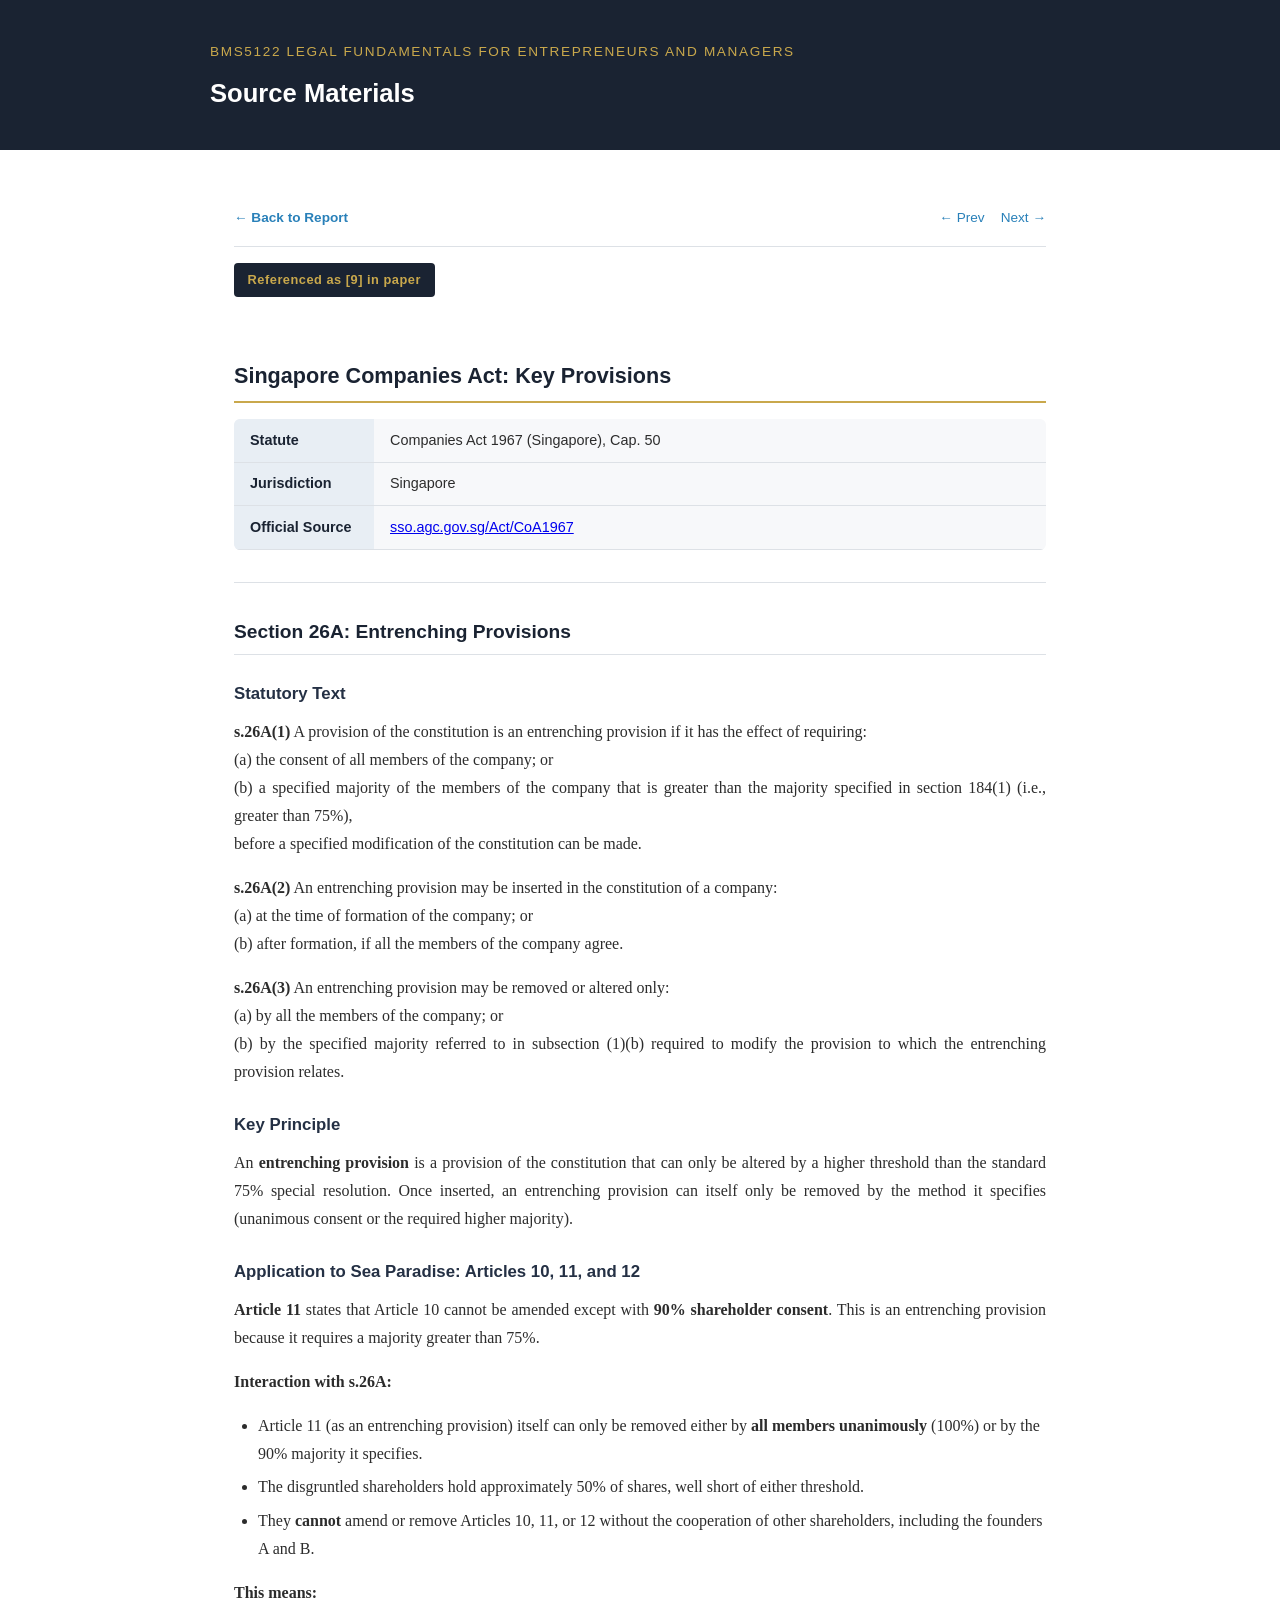
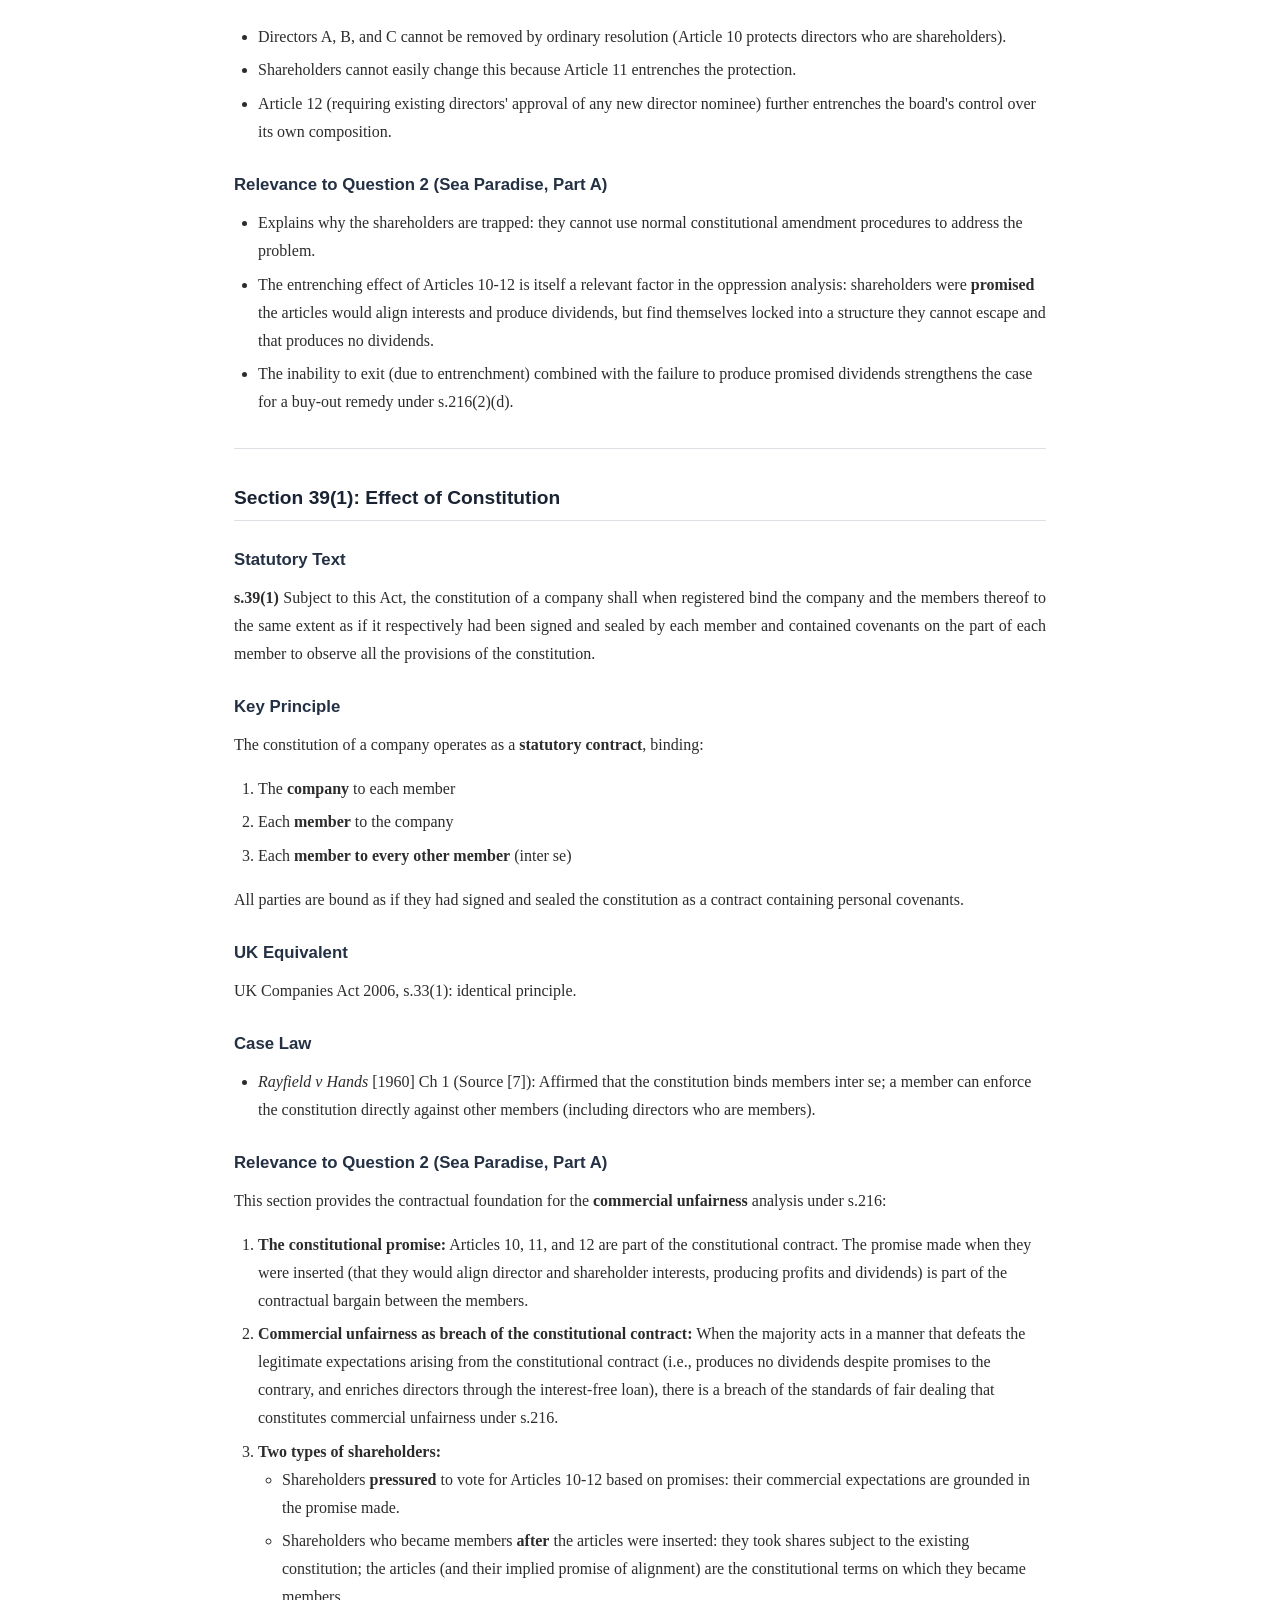
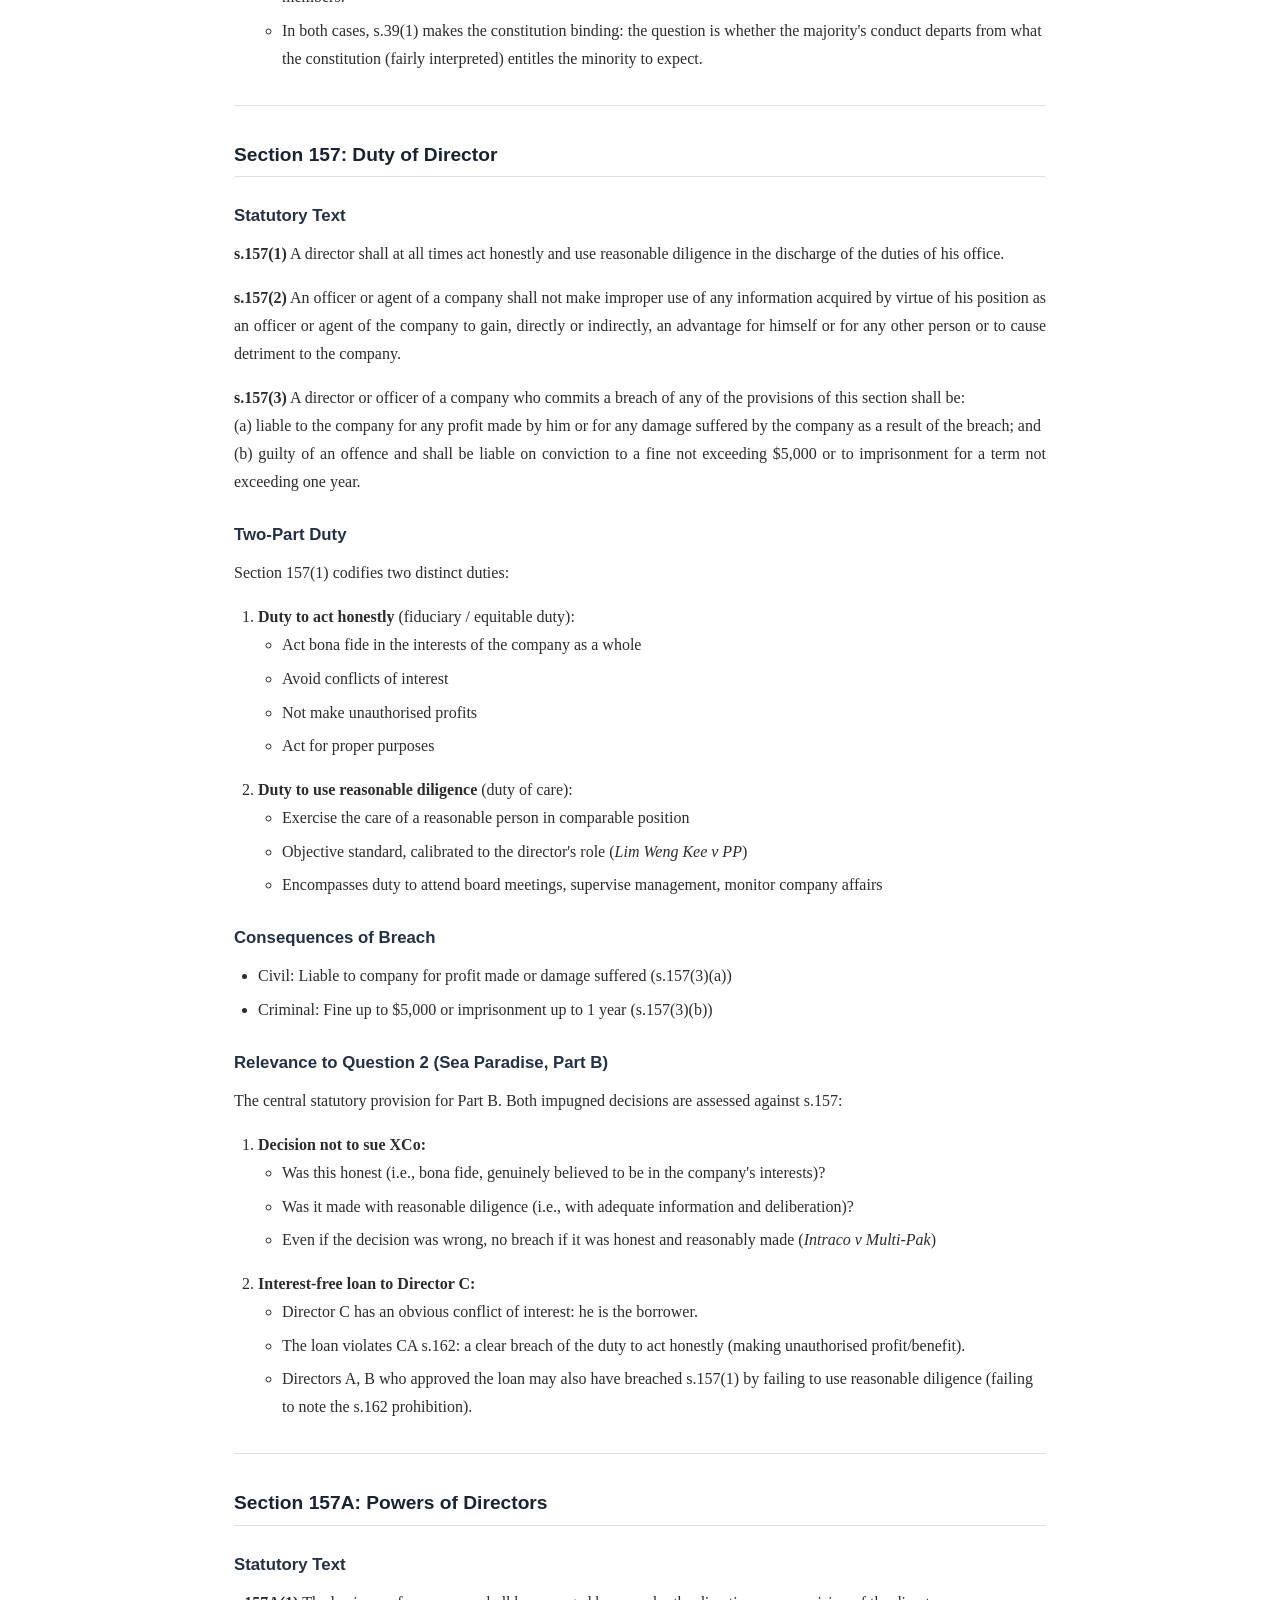
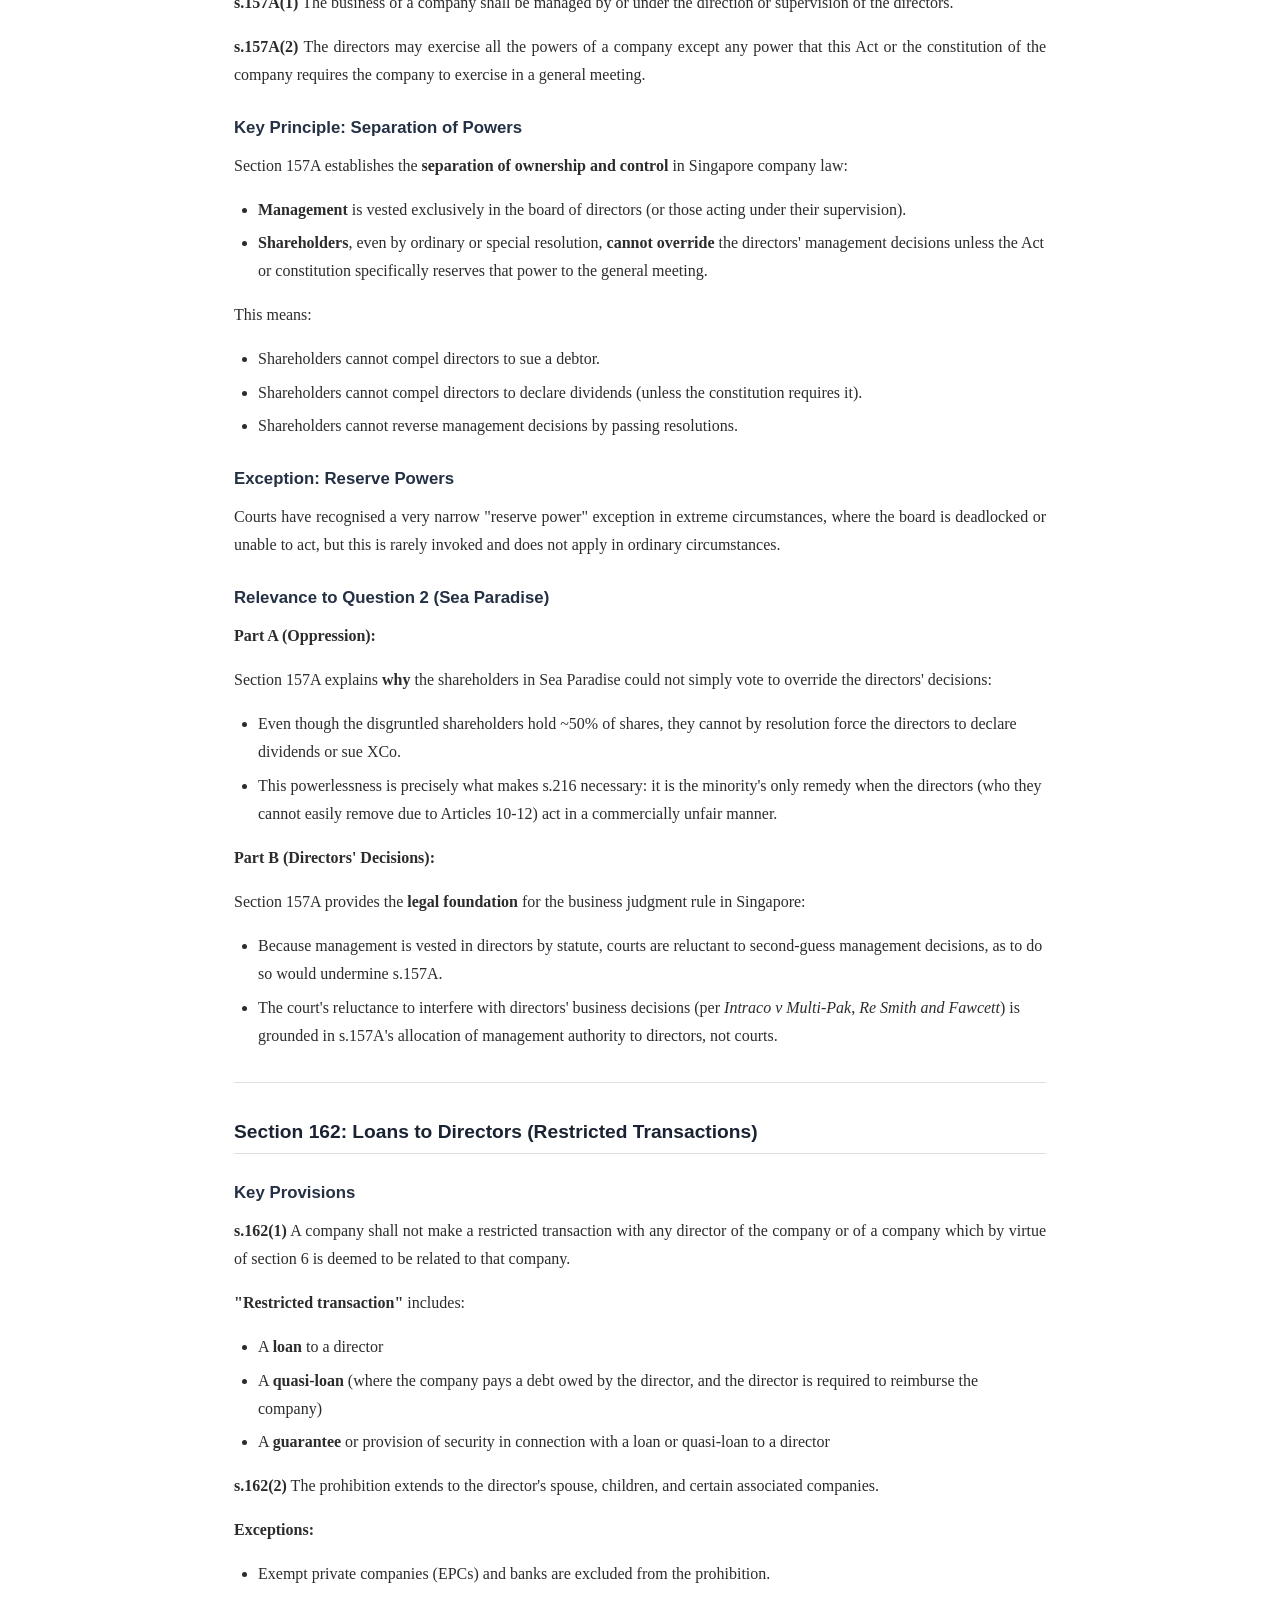
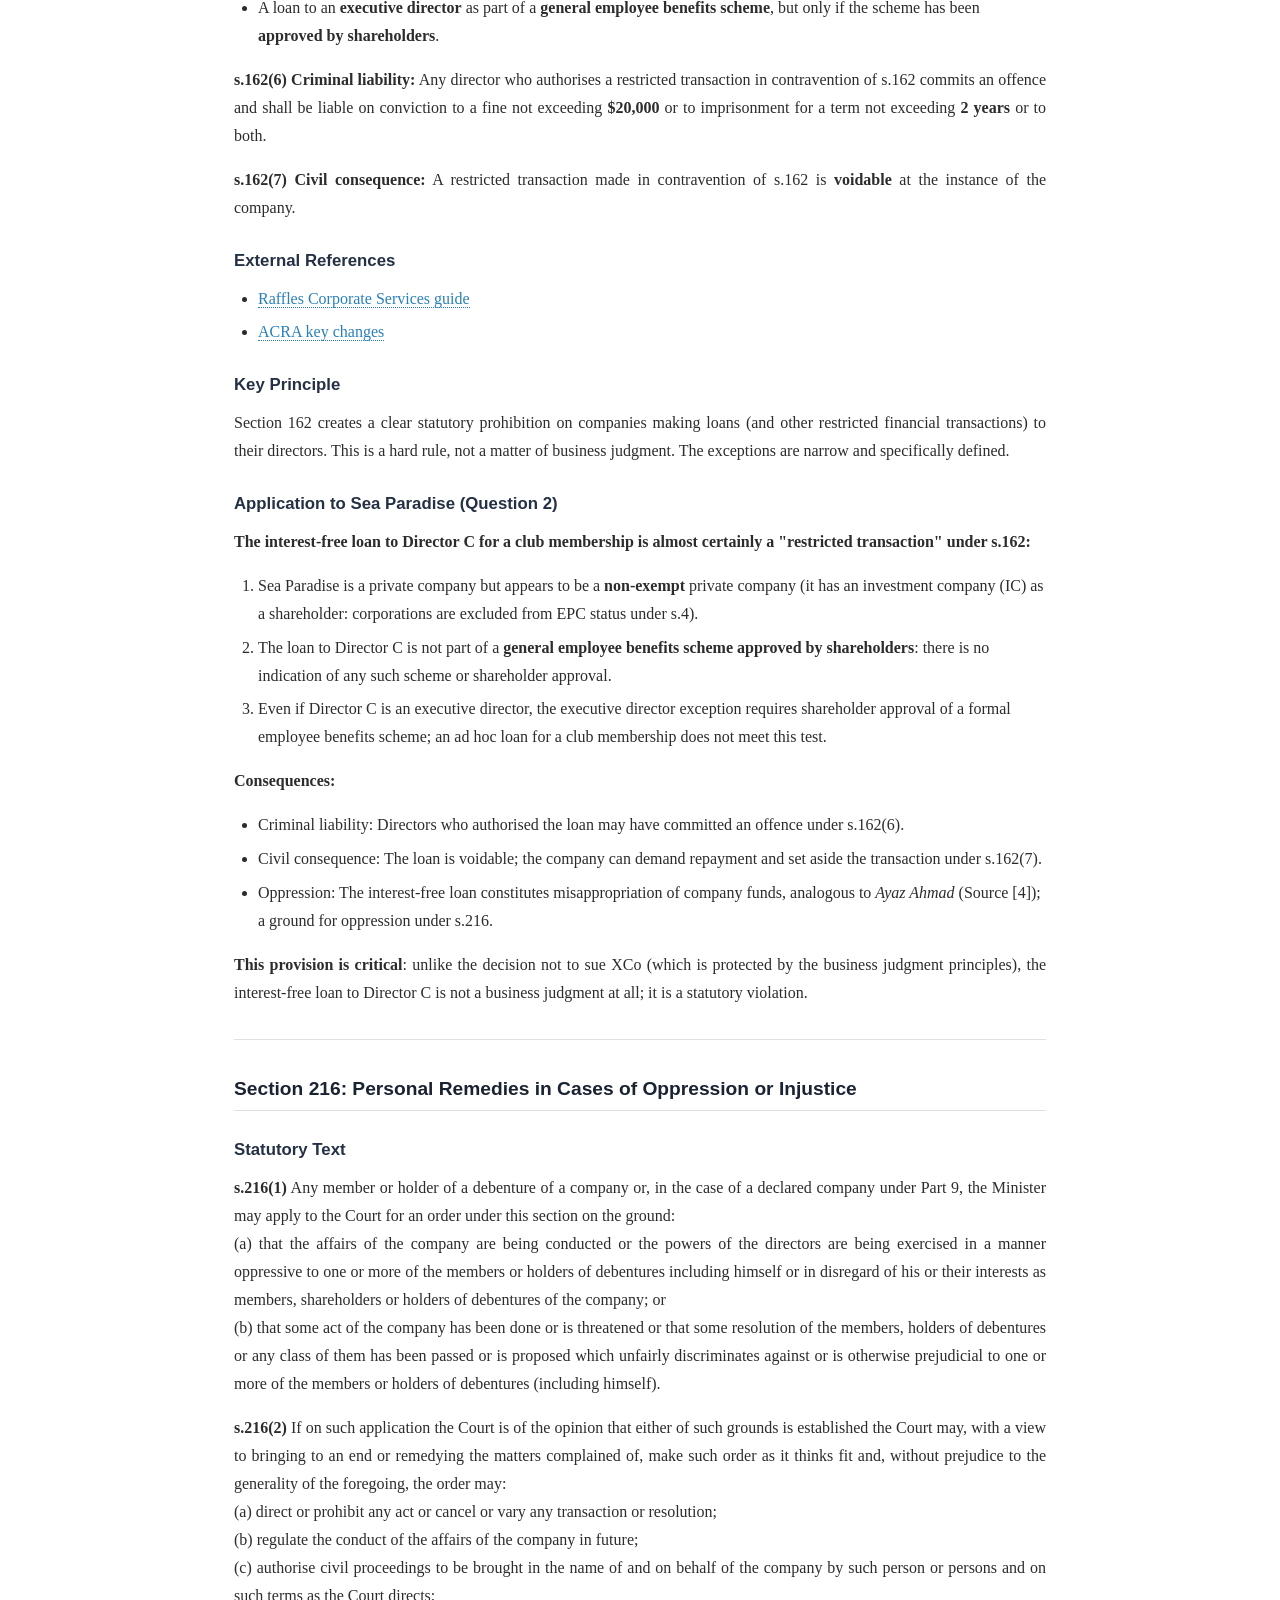
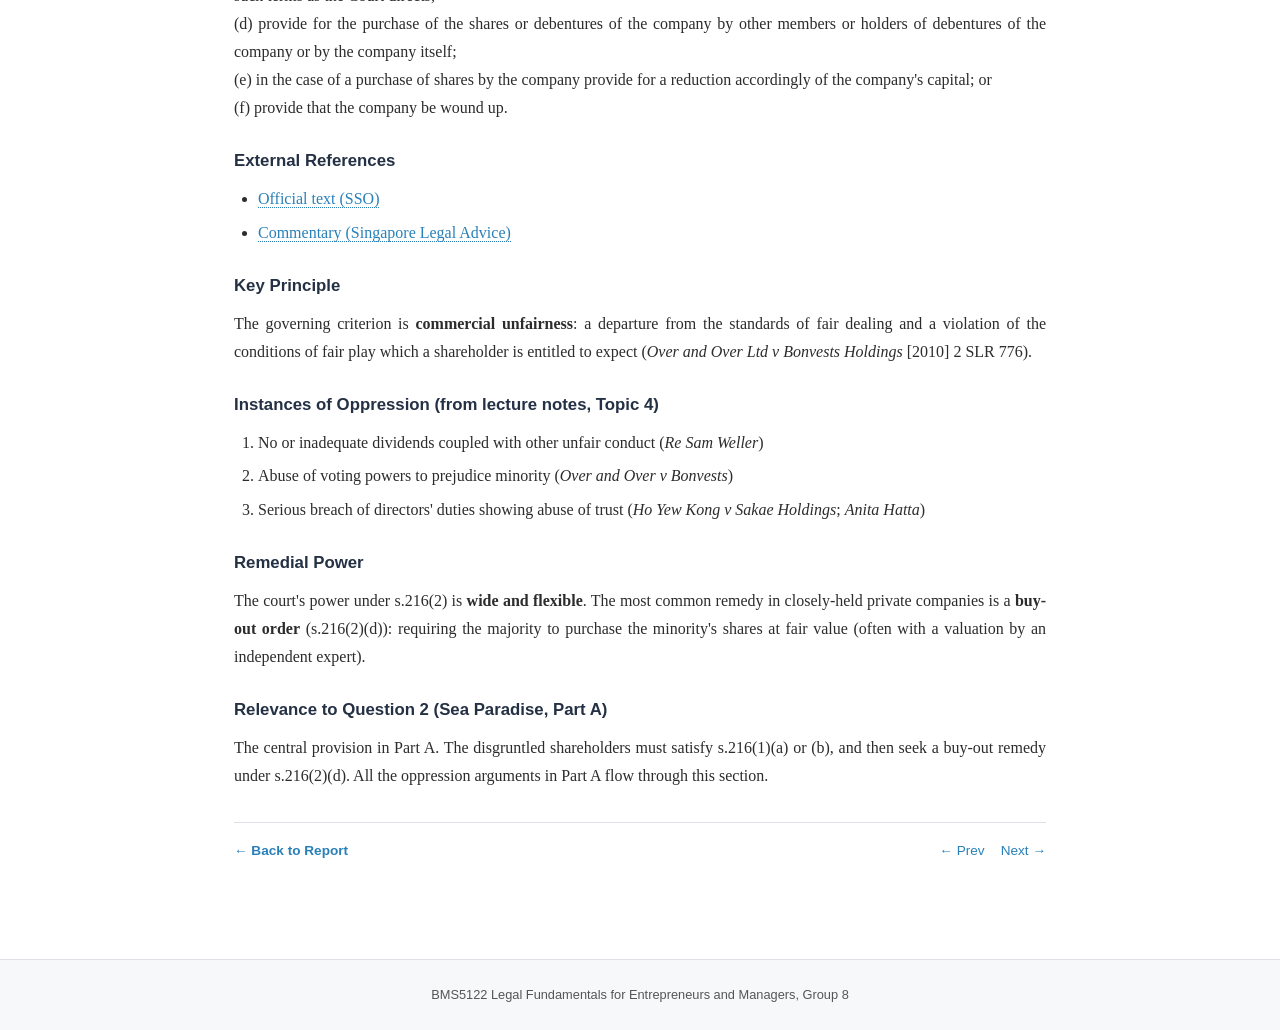
<file: sources/source-09.html>
<!DOCTYPE html>
<html lang="en">
<head>
  <meta charset="UTF-8">
  <meta name="viewport" content="width=device-width, initial-scale=1.0">
  <title>Source [9]: Singapore Companies Act - Key Provisions</title>
  <link rel="stylesheet" href="../style.css">
</head>
<body>

<header class="site-header">
  <div class="container">
    <div class="course-label">BMS5122 Legal Fundamentals for Entrepreneurs and Managers</div>
    <h1>Source Materials</h1>
  </div>
</header>

<main class="content">

  <nav class="source-nav">
    <a href="../index.html" class="back-link">&larr; Back to Report</a>
    <div class="prev-next">
      <a href="source-08.html">&larr; Prev</a>
      <a href="source-10.html">Next &rarr;</a>
    </div>
  </nav>

  <span class="source-badge">Referenced as [9] in paper</span>

  <h2 class="section-heading">Singapore Companies Act: Key Provisions</h2>

  <table class="meta-table">
    <tr><th>Statute</th><td>Companies Act 1967 (Singapore), Cap. 50</td></tr>
    <tr><th>Jurisdiction</th><td>Singapore</td></tr>
    <tr><th>Official Source</th><td><a href="https://sso.agc.gov.sg/Act/CoA1967">sso.agc.gov.sg/Act/CoA1967</a></td></tr>
  </table>

  <div class="source-content">

    <hr>

    <h2>Section 26A: Entrenching Provisions</h2>

    <h3>Statutory Text</h3>

    <p><strong>s.26A(1)</strong> A provision of the constitution is an entrenching provision if it has the effect of requiring:<br>
    (a) the consent of all members of the company; or<br>
    (b) a specified majority of the members of the company that is greater than the majority specified in section 184(1) (i.e., greater than 75%),<br>
    before a specified modification of the constitution can be made.</p>

    <p><strong>s.26A(2)</strong> An entrenching provision may be inserted in the constitution of a company:<br>
    (a) at the time of formation of the company; or<br>
    (b) after formation, if all the members of the company agree.</p>

    <p><strong>s.26A(3)</strong> An entrenching provision may be removed or altered only:<br>
    (a) by all the members of the company; or<br>
    (b) by the specified majority referred to in subsection (1)(b) required to modify the provision to which the entrenching provision relates.</p>

    <h3>Key Principle</h3>
    <p>An <strong>entrenching provision</strong> is a provision of the constitution that can only be altered by a higher threshold than the standard 75% special resolution. Once inserted, an entrenching provision can itself only be removed by the method it specifies (unanimous consent or the required higher majority).</p>

    <h3>Application to Sea Paradise: Articles 10, 11, and 12</h3>
    <p><strong>Article 11</strong> states that Article 10 cannot be amended except with <strong>90% shareholder consent</strong>. This is an entrenching provision because it requires a majority greater than 75%.</p>

    <p><strong>Interaction with s.26A:</strong></p>
    <ul>
      <li>Article 11 (as an entrenching provision) itself can only be removed either by <strong>all members unanimously</strong> (100%) or by the 90% majority it specifies.</li>
      <li>The disgruntled shareholders hold approximately 50% of shares, well short of either threshold.</li>
      <li>They <strong>cannot</strong> amend or remove Articles 10, 11, or 12 without the cooperation of other shareholders, including the founders A and B.</li>
    </ul>

    <p><strong>This means:</strong></p>
    <ul>
      <li>Directors A, B, and C cannot be removed by ordinary resolution (Article 10 protects directors who are shareholders).</li>
      <li>Shareholders cannot easily change this because Article 11 entrenches the protection.</li>
      <li>Article 12 (requiring existing directors' approval of any new director nominee) further entrenches the board's control over its own composition.</li>
    </ul>

    <h3>Relevance to Question 2 (Sea Paradise, Part A)</h3>
    <ul>
      <li>Explains why the shareholders are trapped: they cannot use normal constitutional amendment procedures to address the problem.</li>
      <li>The entrenching effect of Articles 10-12 is itself a relevant factor in the oppression analysis: shareholders were <strong>promised</strong> the articles would align interests and produce dividends, but find themselves locked into a structure they cannot escape and that produces no dividends.</li>
      <li>The inability to exit (due to entrenchment) combined with the failure to produce promised dividends strengthens the case for a buy-out remedy under s.216(2)(d).</li>
    </ul>

    <hr>

    <h2>Section 39(1): Effect of Constitution</h2>

    <h3>Statutory Text</h3>
    <p><strong>s.39(1)</strong> Subject to this Act, the constitution of a company shall when registered bind the company and the members thereof to the same extent as if it respectively had been signed and sealed by each member and contained covenants on the part of each member to observe all the provisions of the constitution.</p>

    <h3>Key Principle</h3>
    <p>The constitution of a company operates as a <strong>statutory contract</strong>, binding:</p>
    <ol>
      <li>The <strong>company</strong> to each member</li>
      <li>Each <strong>member</strong> to the company</li>
      <li>Each <strong>member to every other member</strong> (inter se)</li>
    </ol>
    <p>All parties are bound as if they had signed and sealed the constitution as a contract containing personal covenants.</p>

    <h3>UK Equivalent</h3>
    <p>UK Companies Act 2006, s.33(1): identical principle.</p>

    <h3>Case Law</h3>
    <ul>
      <li><em>Rayfield v Hands</em> [1960] Ch 1 (Source [7]): Affirmed that the constitution binds members inter se; a member can enforce the constitution directly against other members (including directors who are members).</li>
    </ul>

    <h3>Relevance to Question 2 (Sea Paradise, Part A)</h3>
    <p>This section provides the contractual foundation for the <strong>commercial unfairness</strong> analysis under s.216:</p>
    <ol>
      <li><strong>The constitutional promise:</strong> Articles 10, 11, and 12 are part of the constitutional contract. The promise made when they were inserted (that they would align director and shareholder interests, producing profits and dividends) is part of the contractual bargain between the members.</li>
      <li><strong>Commercial unfairness as breach of the constitutional contract:</strong> When the majority acts in a manner that defeats the legitimate expectations arising from the constitutional contract (i.e., produces no dividends despite promises to the contrary, and enriches directors through the interest-free loan), there is a breach of the standards of fair dealing that constitutes commercial unfairness under s.216.</li>
      <li><strong>Two types of shareholders:</strong>
        <ul>
          <li>Shareholders <strong>pressured</strong> to vote for Articles 10-12 based on promises: their commercial expectations are grounded in the promise made.</li>
          <li>Shareholders who became members <strong>after</strong> the articles were inserted: they took shares subject to the existing constitution; the articles (and their implied promise of alignment) are the constitutional terms on which they became members.</li>
          <li>In both cases, s.39(1) makes the constitution binding: the question is whether the majority's conduct departs from what the constitution (fairly interpreted) entitles the minority to expect.</li>
        </ul>
      </li>
    </ol>

    <hr>

    <h2>Section 157: Duty of Director</h2>

    <h3>Statutory Text</h3>
    <p><strong>s.157(1)</strong> A director shall at all times act honestly and use reasonable diligence in the discharge of the duties of his office.</p>
    <p><strong>s.157(2)</strong> An officer or agent of a company shall not make improper use of any information acquired by virtue of his position as an officer or agent of the company to gain, directly or indirectly, an advantage for himself or for any other person or to cause detriment to the company.</p>
    <p><strong>s.157(3)</strong> A director or officer of a company who commits a breach of any of the provisions of this section shall be:<br>
    (a) liable to the company for any profit made by him or for any damage suffered by the company as a result of the breach; and<br>
    (b) guilty of an offence and shall be liable on conviction to a fine not exceeding $5,000 or to imprisonment for a term not exceeding one year.</p>

    <h3>Two-Part Duty</h3>
    <p>Section 157(1) codifies two distinct duties:</p>
    <ol>
      <li><strong>Duty to act honestly</strong> (fiduciary / equitable duty):
        <ul>
          <li>Act bona fide in the interests of the company as a whole</li>
          <li>Avoid conflicts of interest</li>
          <li>Not make unauthorised profits</li>
          <li>Act for proper purposes</li>
        </ul>
      </li>
      <li><strong>Duty to use reasonable diligence</strong> (duty of care):
        <ul>
          <li>Exercise the care of a reasonable person in comparable position</li>
          <li>Objective standard, calibrated to the director's role (<em>Lim Weng Kee v PP</em>)</li>
          <li>Encompasses duty to attend board meetings, supervise management, monitor company affairs</li>
        </ul>
      </li>
    </ol>

    <h3>Consequences of Breach</h3>
    <ul>
      <li>Civil: Liable to company for profit made or damage suffered (s.157(3)(a))</li>
      <li>Criminal: Fine up to $5,000 or imprisonment up to 1 year (s.157(3)(b))</li>
    </ul>

    <h3>Relevance to Question 2 (Sea Paradise, Part B)</h3>
    <p>The central statutory provision for Part B. Both impugned decisions are assessed against s.157:</p>
    <ol>
      <li><strong>Decision not to sue XCo:</strong>
        <ul>
          <li>Was this honest (i.e., bona fide, genuinely believed to be in the company's interests)?</li>
          <li>Was it made with reasonable diligence (i.e., with adequate information and deliberation)?</li>
          <li>Even if the decision was wrong, no breach if it was honest and reasonably made (<em>Intraco v Multi-Pak</em>)</li>
        </ul>
      </li>
      <li><strong>Interest-free loan to Director C:</strong>
        <ul>
          <li>Director C has an obvious conflict of interest: he is the borrower.</li>
          <li>The loan violates CA s.162: a clear breach of the duty to act honestly (making unauthorised profit/benefit).</li>
          <li>Directors A, B who approved the loan may also have breached s.157(1) by failing to use reasonable diligence (failing to note the s.162 prohibition).</li>
        </ul>
      </li>
    </ol>

    <hr>

    <h2>Section 157A: Powers of Directors</h2>

    <h3>Statutory Text</h3>
    <p><strong>s.157A(1)</strong> The business of a company shall be managed by or under the direction or supervision of the directors.</p>
    <p><strong>s.157A(2)</strong> The directors may exercise all the powers of a company except any power that this Act or the constitution of the company requires the company to exercise in a general meeting.</p>

    <h3>Key Principle: Separation of Powers</h3>
    <p>Section 157A establishes the <strong>separation of ownership and control</strong> in Singapore company law:</p>
    <ul>
      <li><strong>Management</strong> is vested exclusively in the board of directors (or those acting under their supervision).</li>
      <li><strong>Shareholders</strong>, even by ordinary or special resolution, <strong>cannot override</strong> the directors' management decisions unless the Act or constitution specifically reserves that power to the general meeting.</li>
    </ul>

    <p>This means:</p>
    <ul>
      <li>Shareholders cannot compel directors to sue a debtor.</li>
      <li>Shareholders cannot compel directors to declare dividends (unless the constitution requires it).</li>
      <li>Shareholders cannot reverse management decisions by passing resolutions.</li>
    </ul>

    <h3>Exception: Reserve Powers</h3>
    <p>Courts have recognised a very narrow "reserve power" exception in extreme circumstances, where the board is deadlocked or unable to act, but this is rarely invoked and does not apply in ordinary circumstances.</p>

    <h3>Relevance to Question 2 (Sea Paradise)</h3>
    <p><strong>Part A (Oppression):</strong></p>
    <p>Section 157A explains <strong>why</strong> the shareholders in Sea Paradise could not simply vote to override the directors' decisions:</p>
    <ul>
      <li>Even though the disgruntled shareholders hold ~50% of shares, they cannot by resolution force the directors to declare dividends or sue XCo.</li>
      <li>This powerlessness is precisely what makes s.216 necessary: it is the minority's only remedy when the directors (who they cannot easily remove due to Articles 10-12) act in a commercially unfair manner.</li>
    </ul>

    <p><strong>Part B (Directors' Decisions):</strong></p>
    <p>Section 157A provides the <strong>legal foundation</strong> for the business judgment rule in Singapore:</p>
    <ul>
      <li>Because management is vested in directors by statute, courts are reluctant to second-guess management decisions, as to do so would undermine s.157A.</li>
      <li>The court's reluctance to interfere with directors' business decisions (per <em>Intraco v Multi-Pak</em>, <em>Re Smith and Fawcett</em>) is grounded in s.157A's allocation of management authority to directors, not courts.</li>
    </ul>

    <hr>

    <h2>Section 162: Loans to Directors (Restricted Transactions)</h2>

    <h3>Key Provisions</h3>
    <p><strong>s.162(1)</strong> A company shall not make a restricted transaction with any director of the company or of a company which by virtue of section 6 is deemed to be related to that company.</p>

    <p><strong>"Restricted transaction"</strong> includes:</p>
    <ul>
      <li>A <strong>loan</strong> to a director</li>
      <li>A <strong>quasi-loan</strong> (where the company pays a debt owed by the director, and the director is required to reimburse the company)</li>
      <li>A <strong>guarantee</strong> or provision of security in connection with a loan or quasi-loan to a director</li>
    </ul>

    <p><strong>s.162(2)</strong> The prohibition extends to the director's spouse, children, and certain associated companies.</p>

    <p><strong>Exceptions:</strong></p>
    <ul>
      <li>Exempt private companies (EPCs) and banks are excluded from the prohibition.</li>
      <li>A loan to an <strong>executive director</strong> as part of a <strong>general employee benefits scheme</strong>, but only if the scheme has been <strong>approved by shareholders</strong>.</li>
    </ul>

    <p><strong>s.162(6) Criminal liability:</strong> Any director who authorises a restricted transaction in contravention of s.162 commits an offence and shall be liable on conviction to a fine not exceeding <strong>$20,000</strong> or to imprisonment for a term not exceeding <strong>2 years</strong> or to both.</p>

    <p><strong>s.162(7) Civil consequence:</strong> A restricted transaction made in contravention of s.162 is <strong>voidable</strong> at the instance of the company.</p>

    <h3>External References</h3>
    <ul>
      <li><a href="https://rafflescorporateservices.com/loans-to-directors-singapore-companies-act-guide/">Raffles Corporate Services guide</a></li>
      <li><a href="https://www.acra.gov.sg/legislation/legislative-reform/companies-act-reform/companies-amendment-act-2014/key-amendments-to-the-companies-act/key-changes-to-companies-act-impacting-directors-and-ceos">ACRA key changes</a></li>
    </ul>

    <h3>Key Principle</h3>
    <p>Section 162 creates a clear statutory prohibition on companies making loans (and other restricted financial transactions) to their directors. This is a hard rule, not a matter of business judgment. The exceptions are narrow and specifically defined.</p>

    <h3>Application to Sea Paradise (Question 2)</h3>
    <p><strong>The interest-free loan to Director C for a club membership is almost certainly a "restricted transaction" under s.162:</strong></p>
    <ol>
      <li>Sea Paradise is a private company but appears to be a <strong>non-exempt</strong> private company (it has an investment company (IC) as a shareholder: corporations are excluded from EPC status under s.4).</li>
      <li>The loan to Director C is not part of a <strong>general employee benefits scheme approved by shareholders</strong>: there is no indication of any such scheme or shareholder approval.</li>
      <li>Even if Director C is an executive director, the executive director exception requires shareholder approval of a formal employee benefits scheme; an ad hoc loan for a club membership does not meet this test.</li>
    </ol>

    <p><strong>Consequences:</strong></p>
    <ul>
      <li>Criminal liability: Directors who authorised the loan may have committed an offence under s.162(6).</li>
      <li>Civil consequence: The loan is voidable; the company can demand repayment and set aside the transaction under s.162(7).</li>
      <li>Oppression: The interest-free loan constitutes misappropriation of company funds, analogous to <em>Ayaz Ahmad</em> (Source [4]); a ground for oppression under s.216.</li>
    </ul>

    <p><strong>This provision is critical</strong>: unlike the decision not to sue XCo (which is protected by the business judgment principles), the interest-free loan to Director C is not a business judgment at all; it is a statutory violation.</p>

    <hr>

    <h2>Section 216: Personal Remedies in Cases of Oppression or Injustice</h2>

    <h3>Statutory Text</h3>
    <p><strong>s.216(1)</strong> Any member or holder of a debenture of a company or, in the case of a declared company under Part 9, the Minister may apply to the Court for an order under this section on the ground:<br>
    (a) that the affairs of the company are being conducted or the powers of the directors are being exercised in a manner oppressive to one or more of the members or holders of debentures including himself or in disregard of his or their interests as members, shareholders or holders of debentures of the company; or<br>
    (b) that some act of the company has been done or is threatened or that some resolution of the members, holders of debentures or any class of them has been passed or is proposed which unfairly discriminates against or is otherwise prejudicial to one or more of the members or holders of debentures (including himself).</p>

    <p><strong>s.216(2)</strong> If on such application the Court is of the opinion that either of such grounds is established the Court may, with a view to bringing to an end or remedying the matters complained of, make such order as it thinks fit and, without prejudice to the generality of the foregoing, the order may:<br>
    (a) direct or prohibit any act or cancel or vary any transaction or resolution;<br>
    (b) regulate the conduct of the affairs of the company in future;<br>
    (c) authorise civil proceedings to be brought in the name of and on behalf of the company by such person or persons and on such terms as the Court directs;<br>
    (d) provide for the purchase of the shares or debentures of the company by other members or holders of debentures of the company or by the company itself;<br>
    (e) in the case of a purchase of shares by the company provide for a reduction accordingly of the company's capital; or<br>
    (f) provide that the company be wound up.</p>

    <h3>External References</h3>
    <ul>
      <li><a href="https://sso.agc.gov.sg/Act/CoA1967?ProvIds=pr216-">Official text (SSO)</a></li>
      <li><a href="https://singaporelegaladvice.com/law-articles/oppression-of-minority-shareholders/">Commentary (Singapore Legal Advice)</a></li>
    </ul>

    <h3>Key Principle</h3>
    <p>The governing criterion is <strong>commercial unfairness</strong>: a departure from the standards of fair dealing and a violation of the conditions of fair play which a shareholder is entitled to expect (<em>Over and Over Ltd v Bonvests Holdings</em> [2010] 2 SLR 776).</p>

    <h3>Instances of Oppression (from lecture notes, Topic 4)</h3>
    <ol>
      <li>No or inadequate dividends coupled with other unfair conduct (<em>Re Sam Weller</em>)</li>
      <li>Abuse of voting powers to prejudice minority (<em>Over and Over v Bonvests</em>)</li>
      <li>Serious breach of directors' duties showing abuse of trust (<em>Ho Yew Kong v Sakae Holdings</em>; <em>Anita Hatta</em>)</li>
    </ol>

    <h3>Remedial Power</h3>
    <p>The court's power under s.216(2) is <strong>wide and flexible</strong>. The most common remedy in closely-held private companies is a <strong>buy-out order</strong> (s.216(2)(d)): requiring the majority to purchase the minority's shares at fair value (often with a valuation by an independent expert).</p>

    <h3>Relevance to Question 2 (Sea Paradise, Part A)</h3>
    <p>The central provision in Part A. The disgruntled shareholders must satisfy s.216(1)(a) or (b), and then seek a buy-out remedy under s.216(2)(d). All the oppression arguments in Part A flow through this section.</p>

  </div>

  <nav class="source-nav" style="border-top: 1px solid var(--border); border-bottom: none; margin-top: 2rem; padding-top: 1rem;">
    <a href="../index.html" class="back-link">&larr; Back to Report</a>
    <div class="prev-next">
      <a href="source-08.html">&larr; Prev</a>
      <a href="source-10.html">Next &rarr;</a>
    </div>
  </nav>

</main>

<footer class="site-footer">
  BMS5122 Legal Fundamentals for Entrepreneurs and Managers, Group 8
</footer>

</body>
</html>
</file>
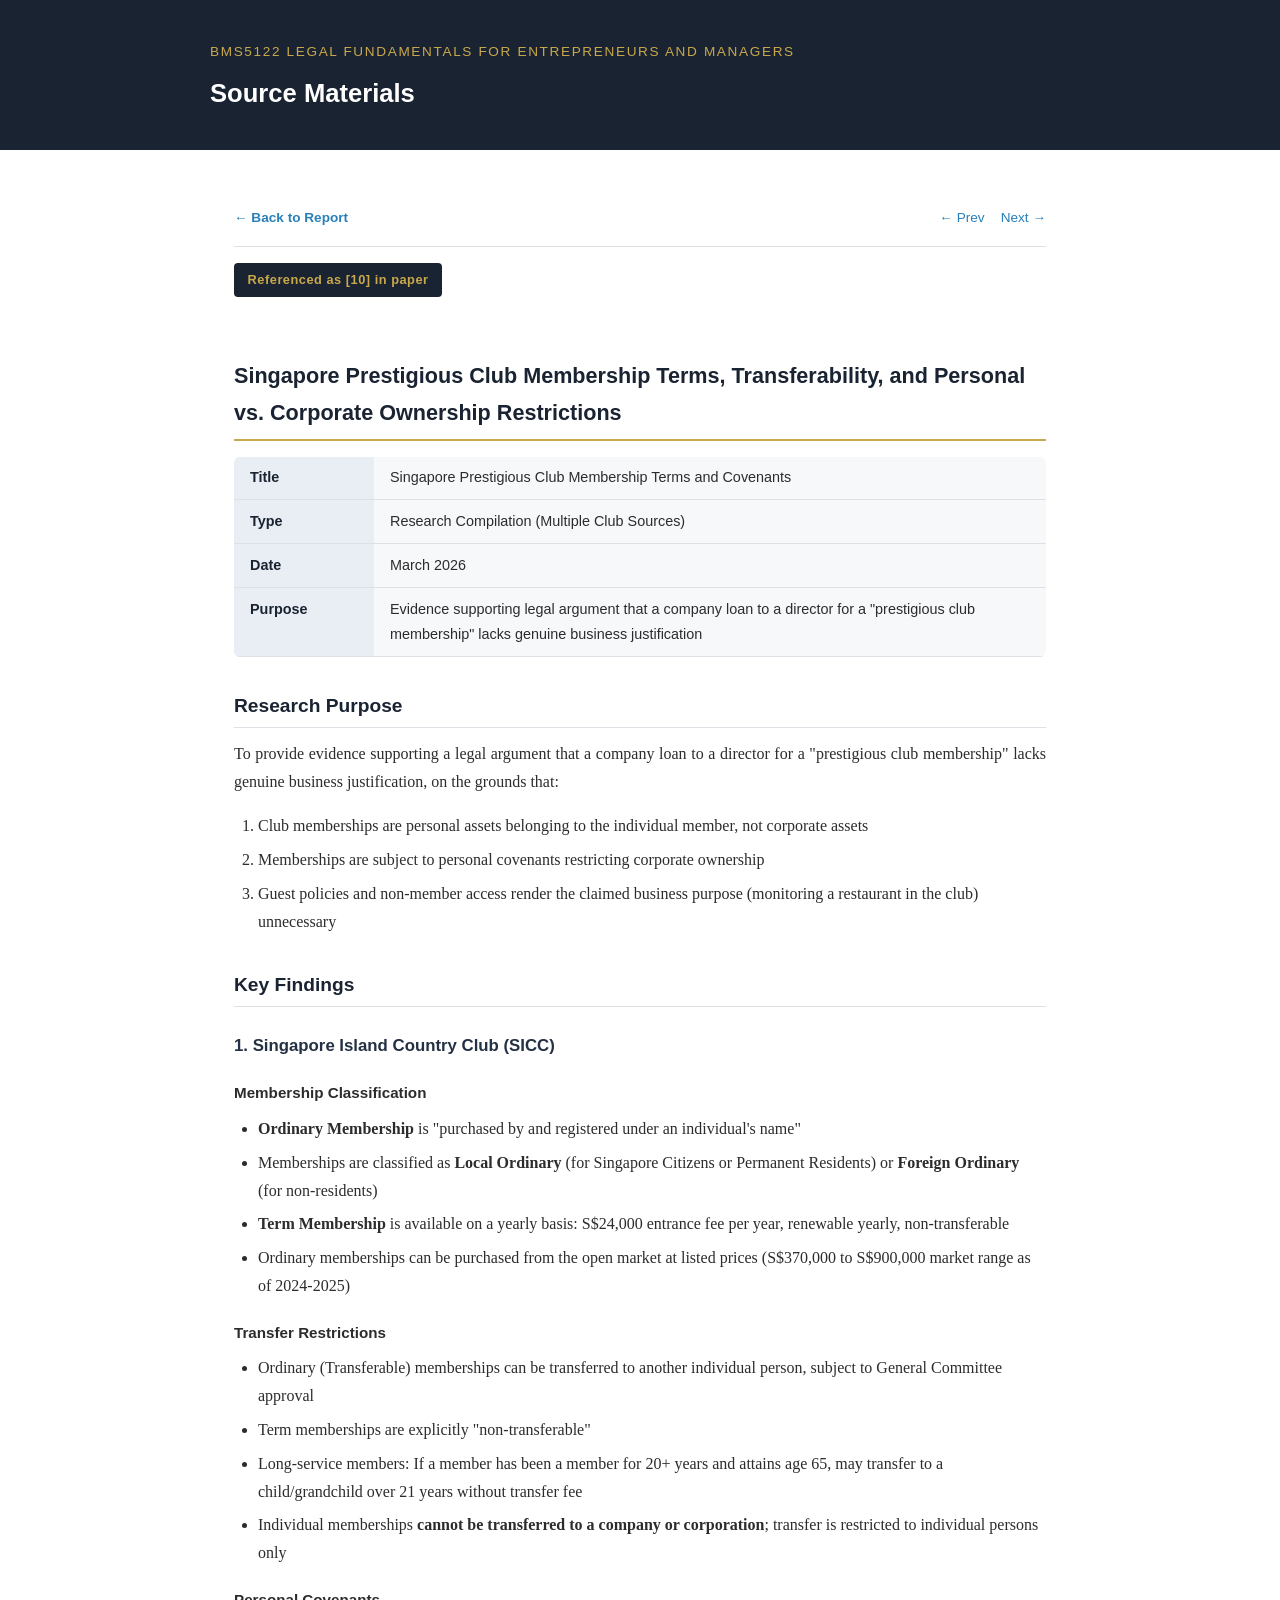
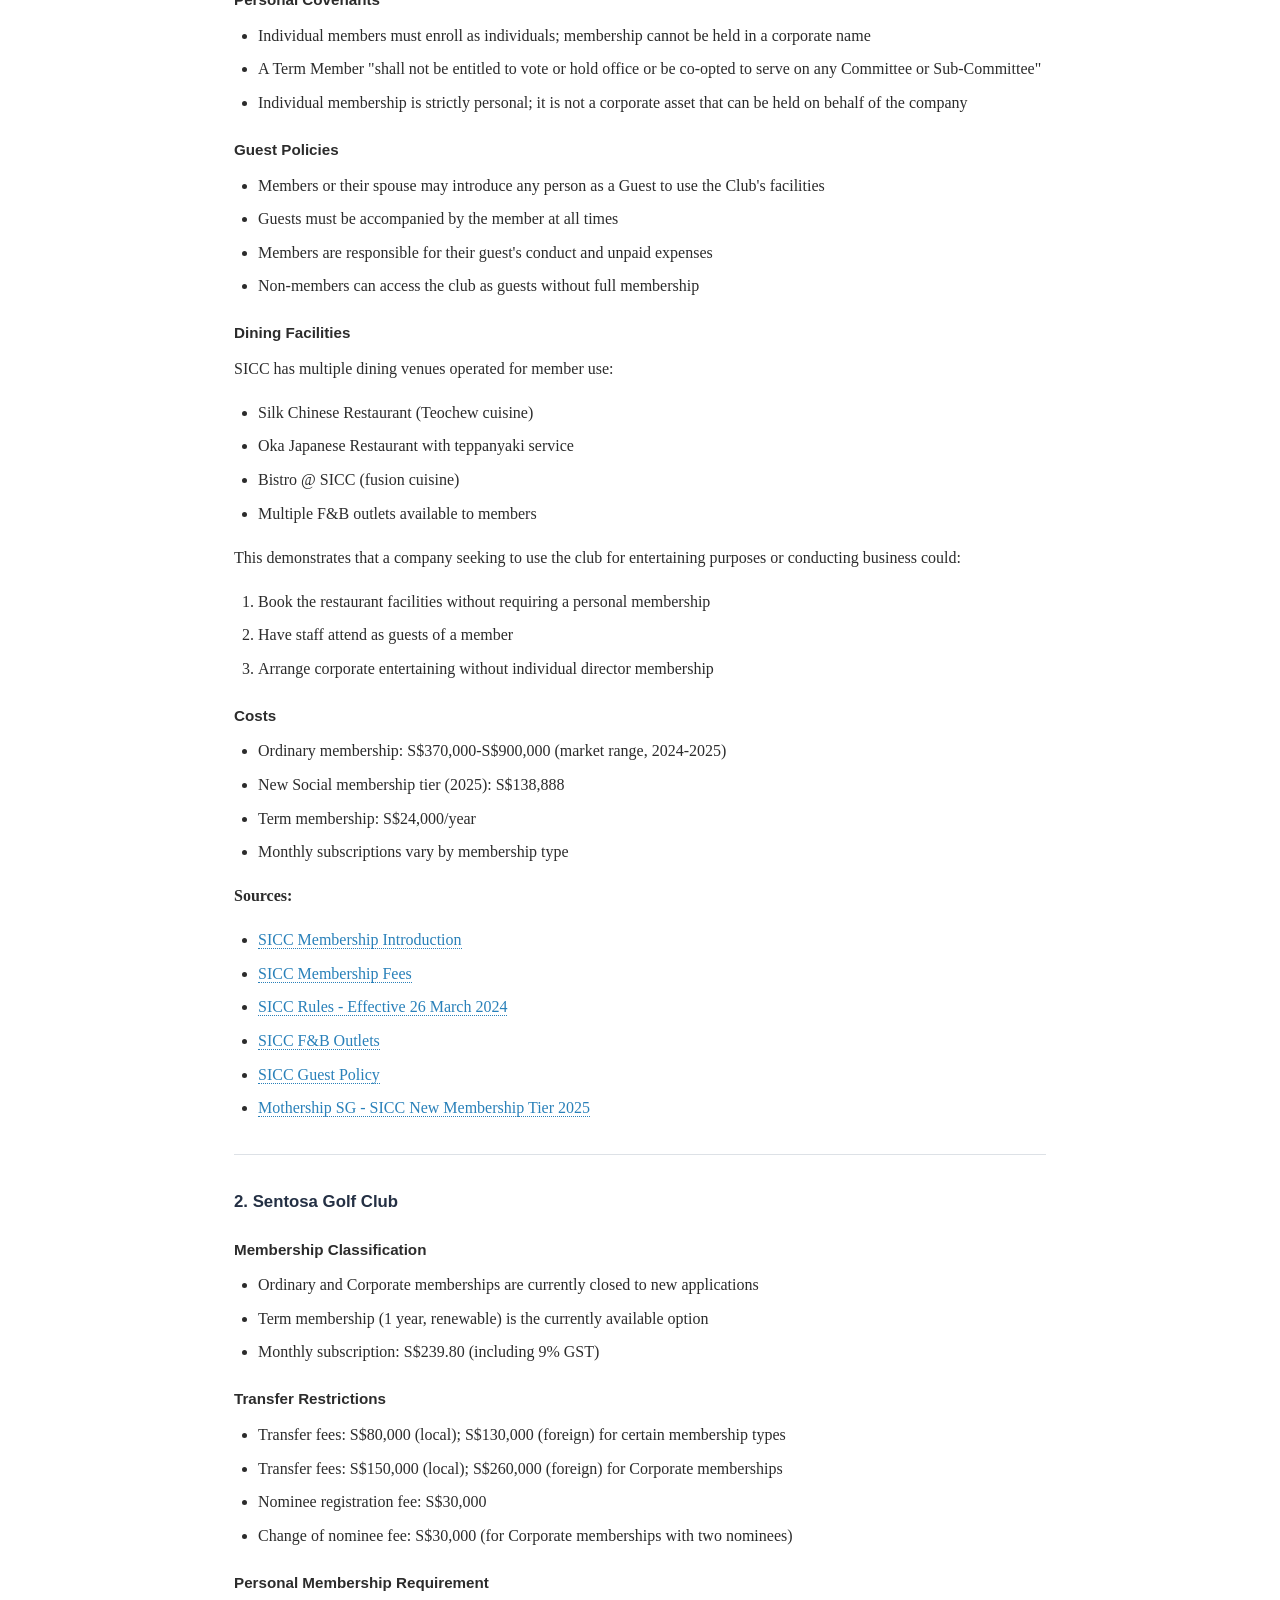
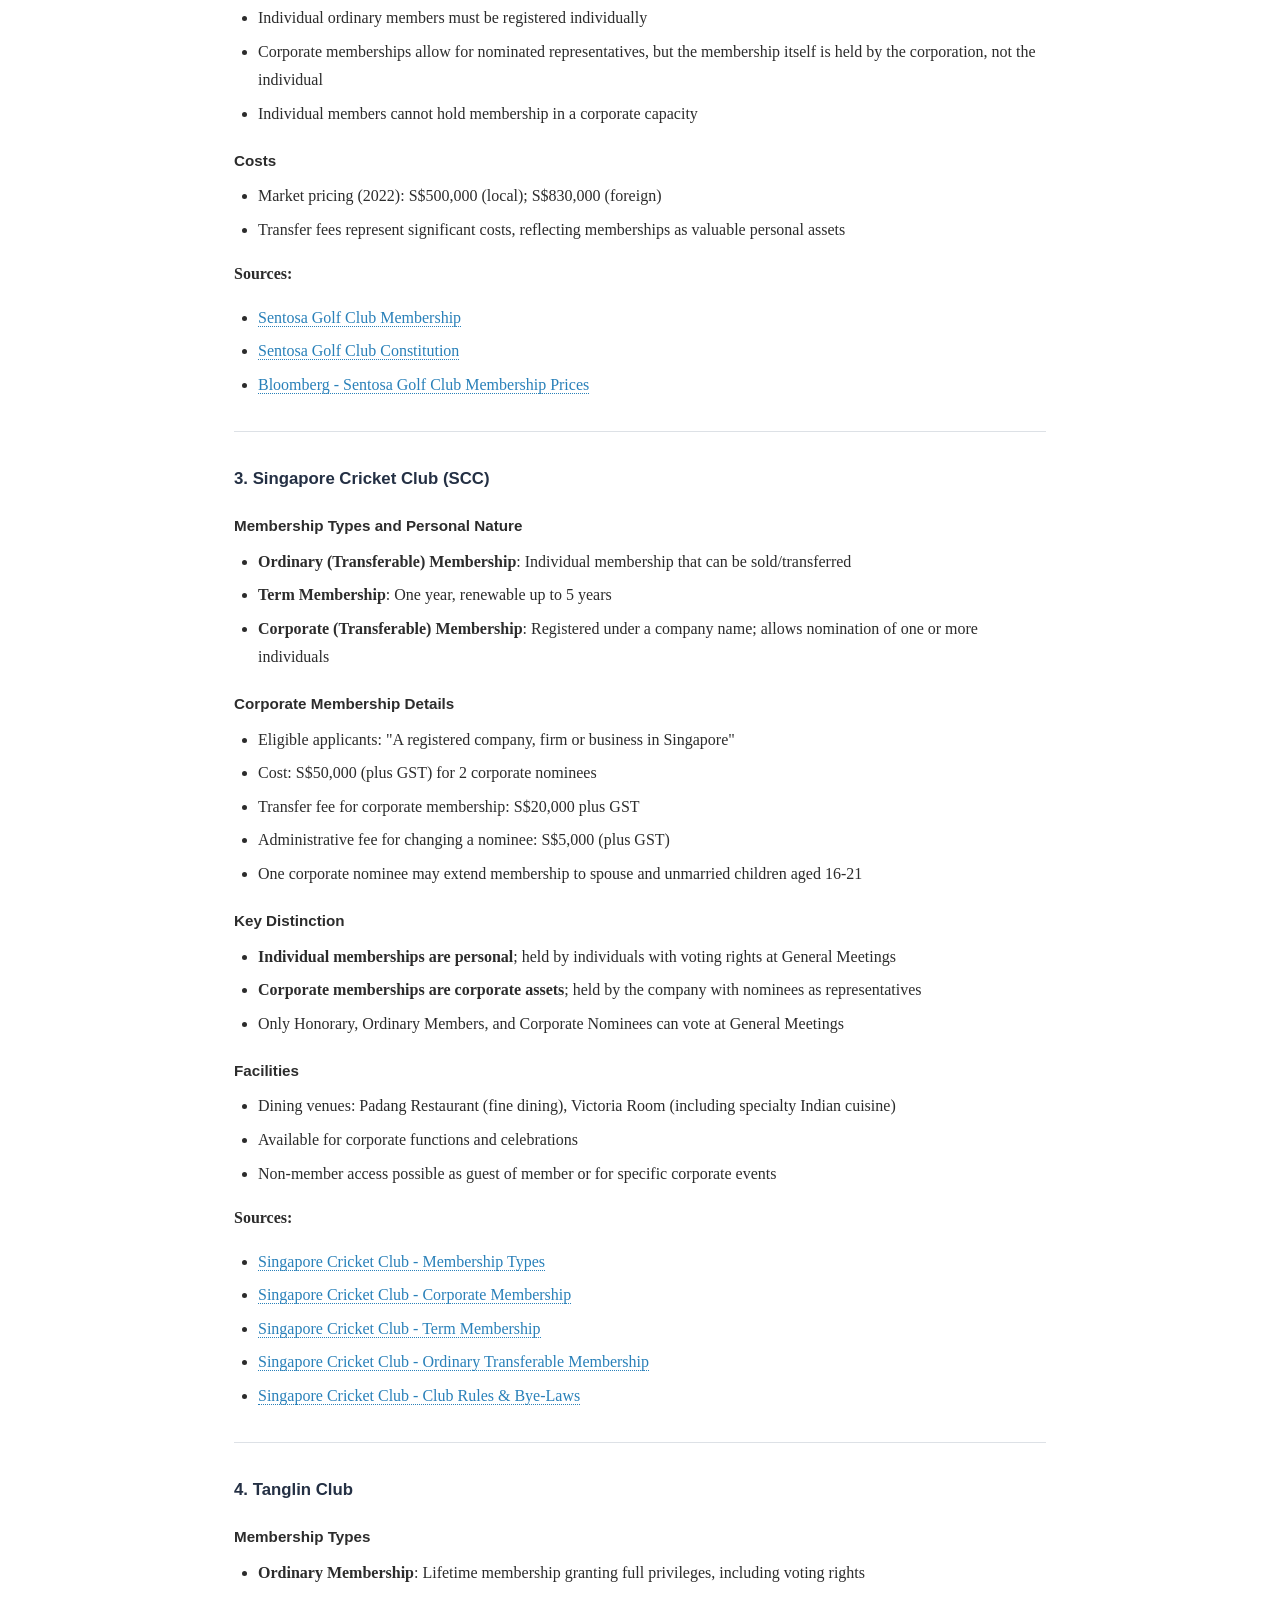
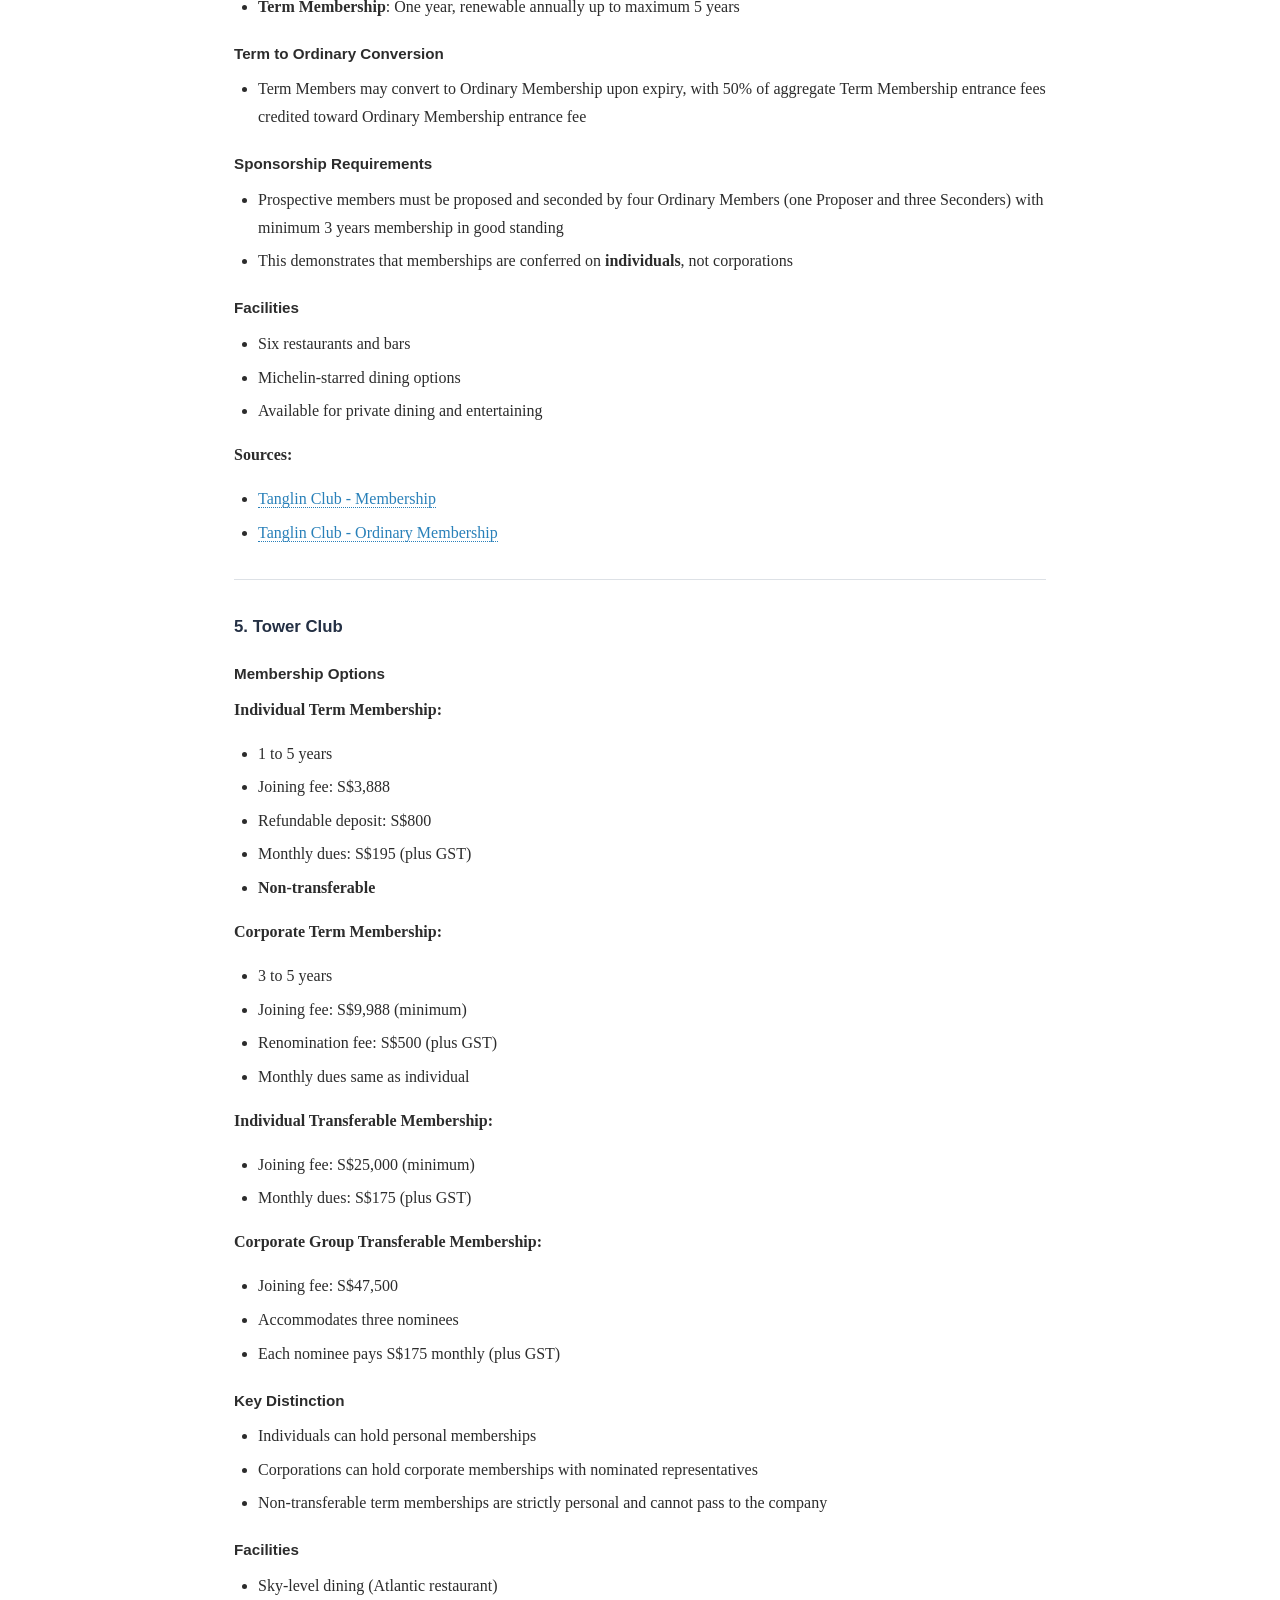
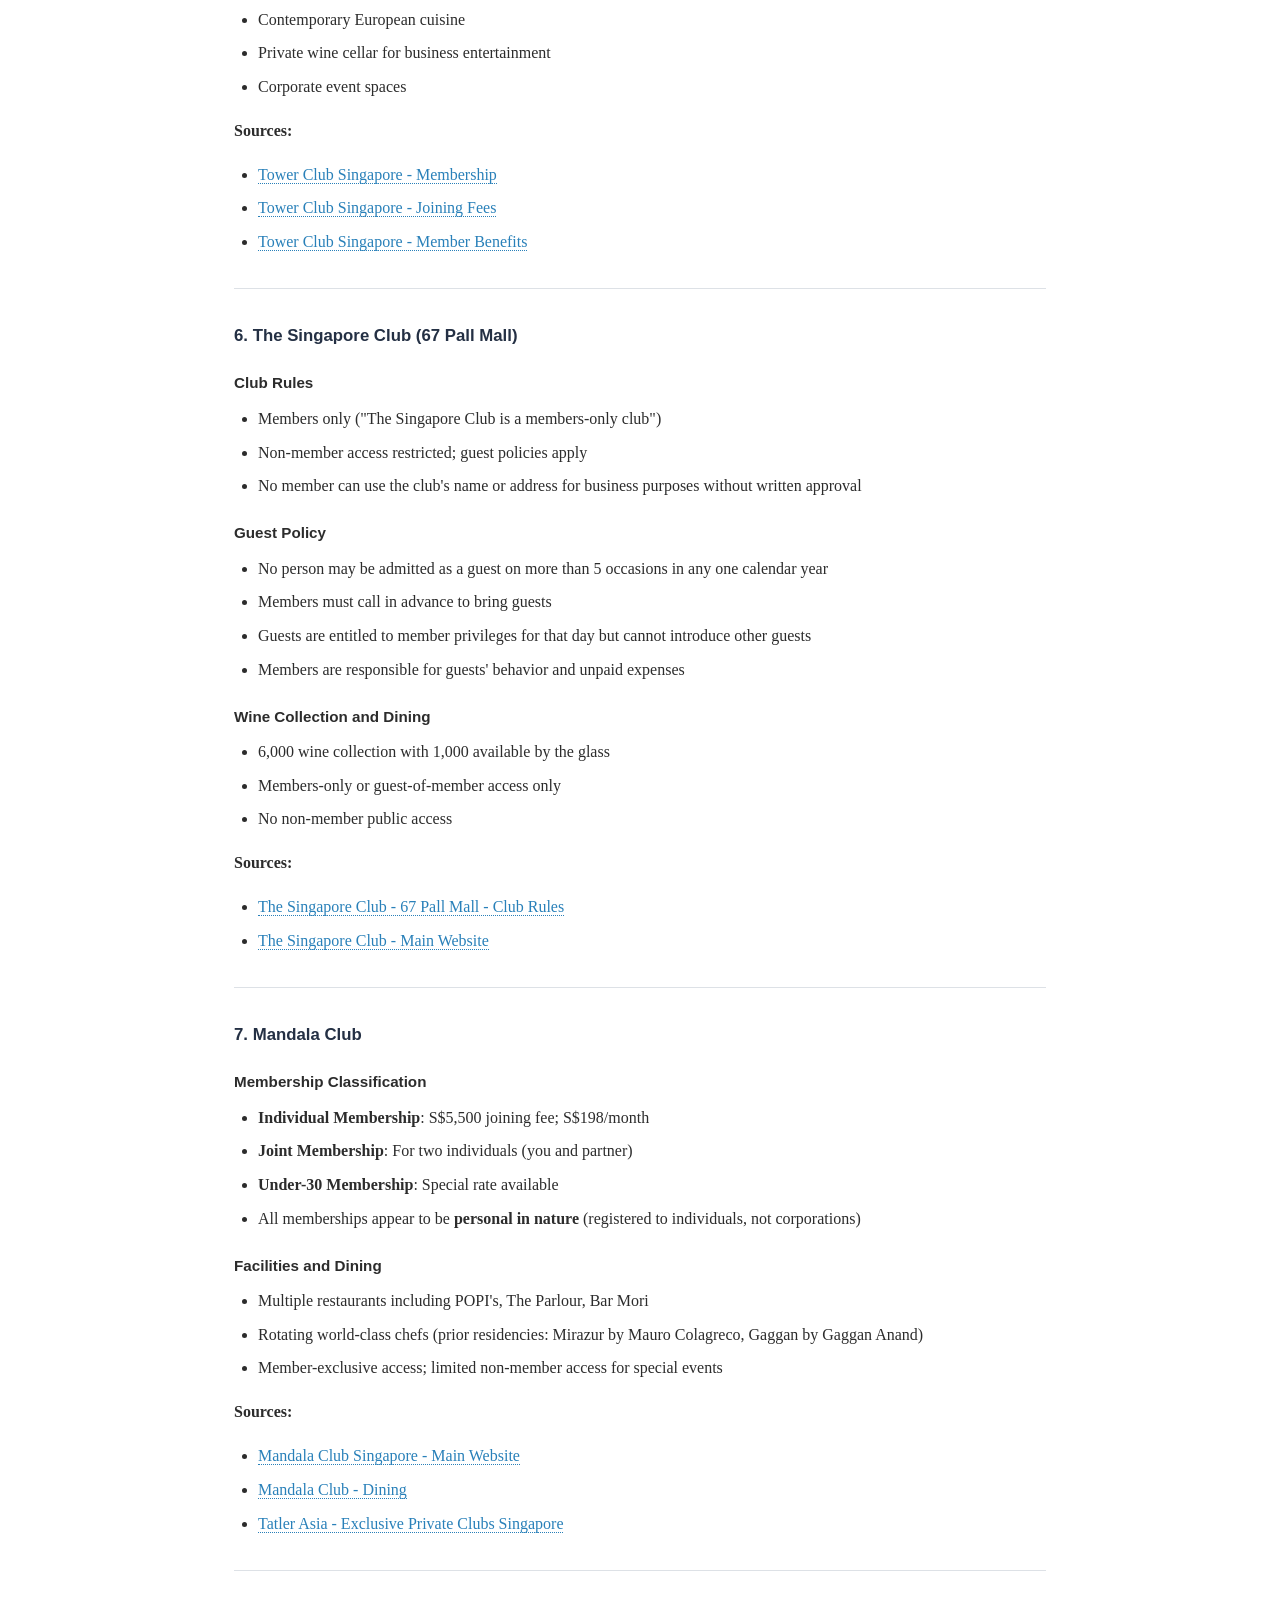
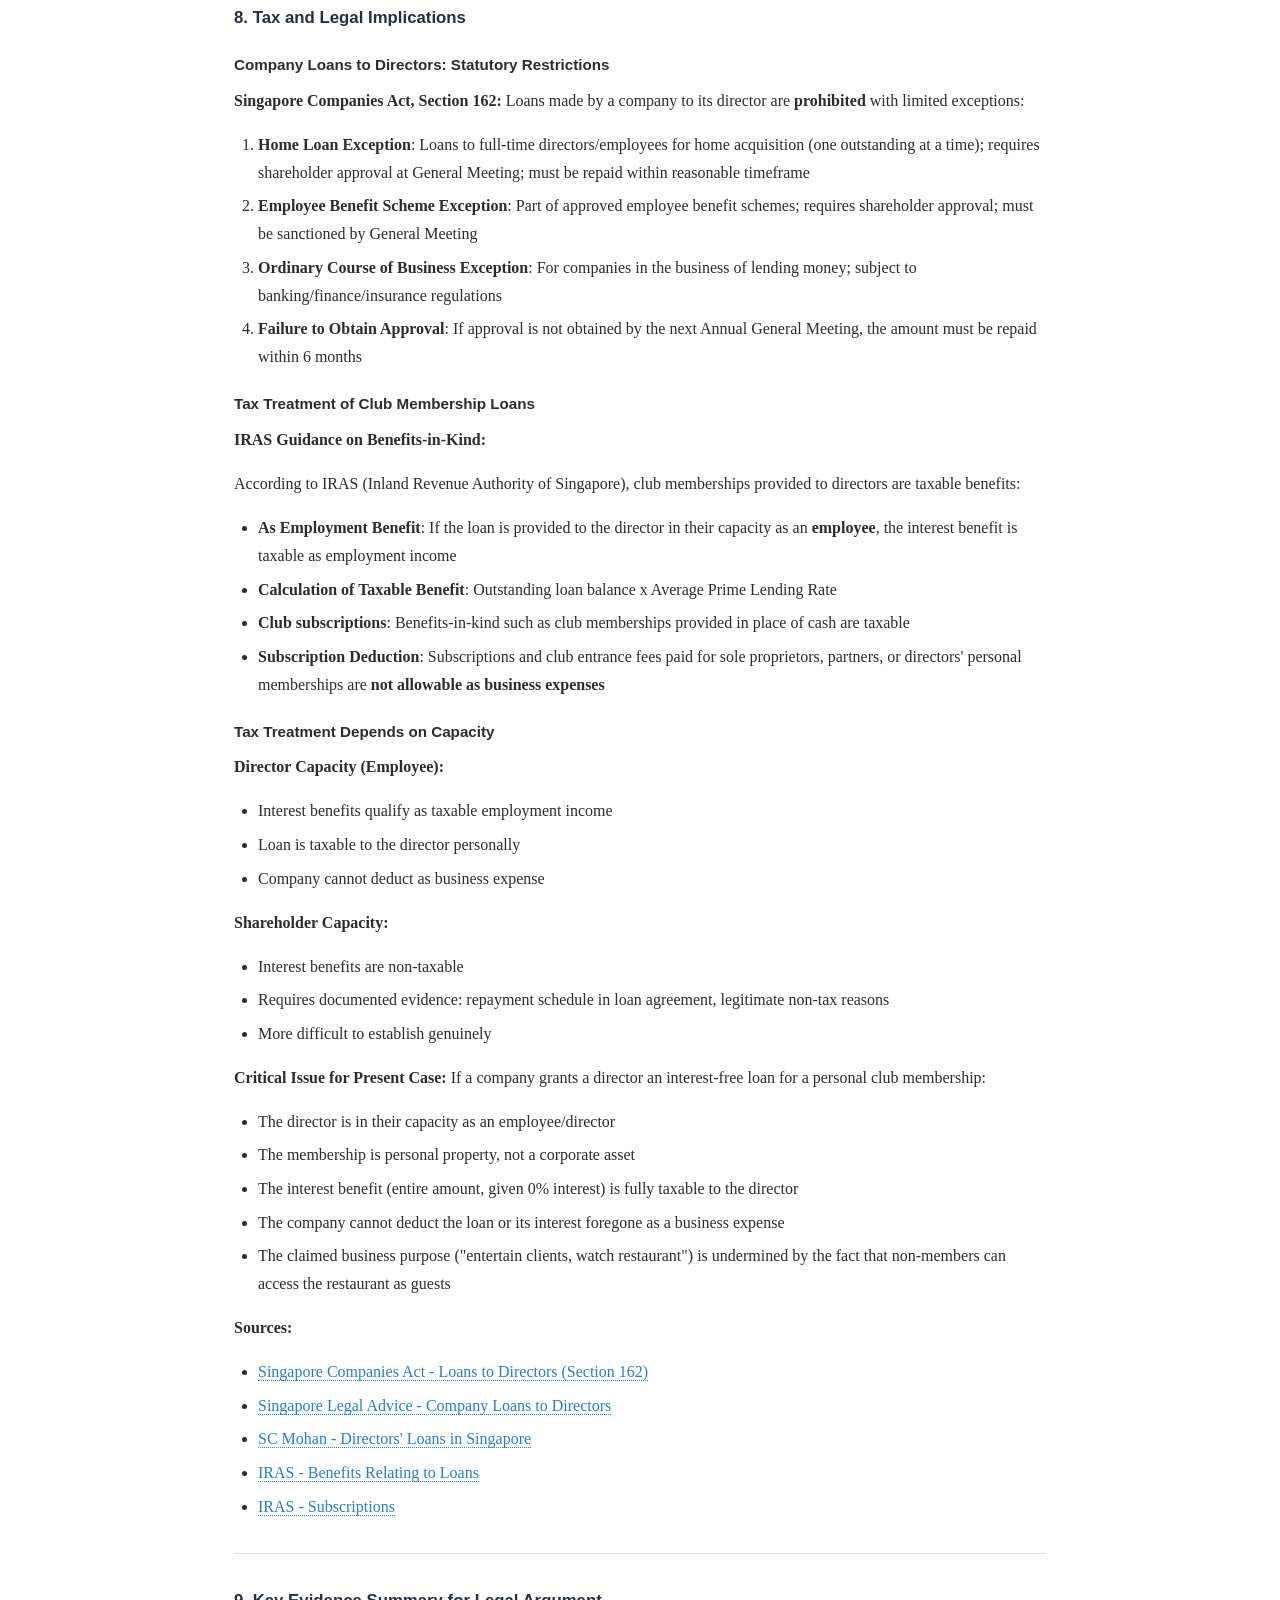
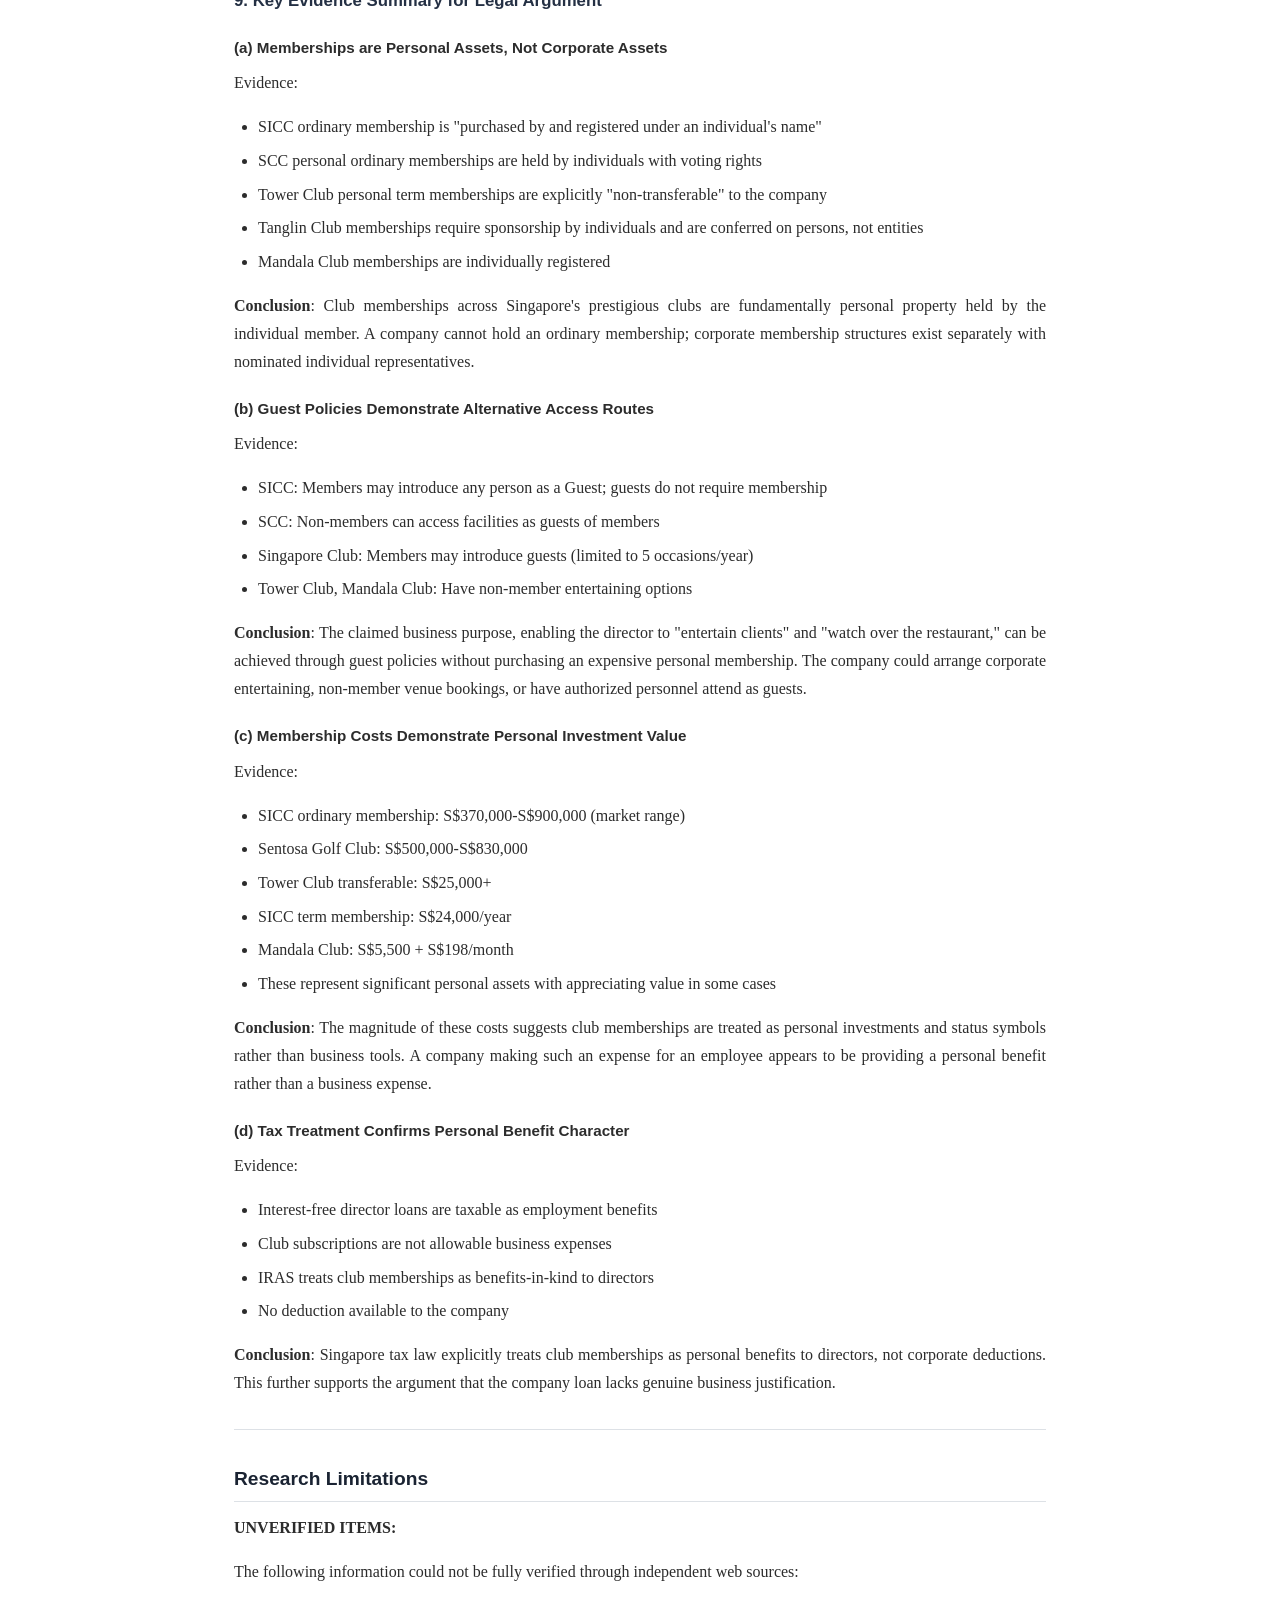
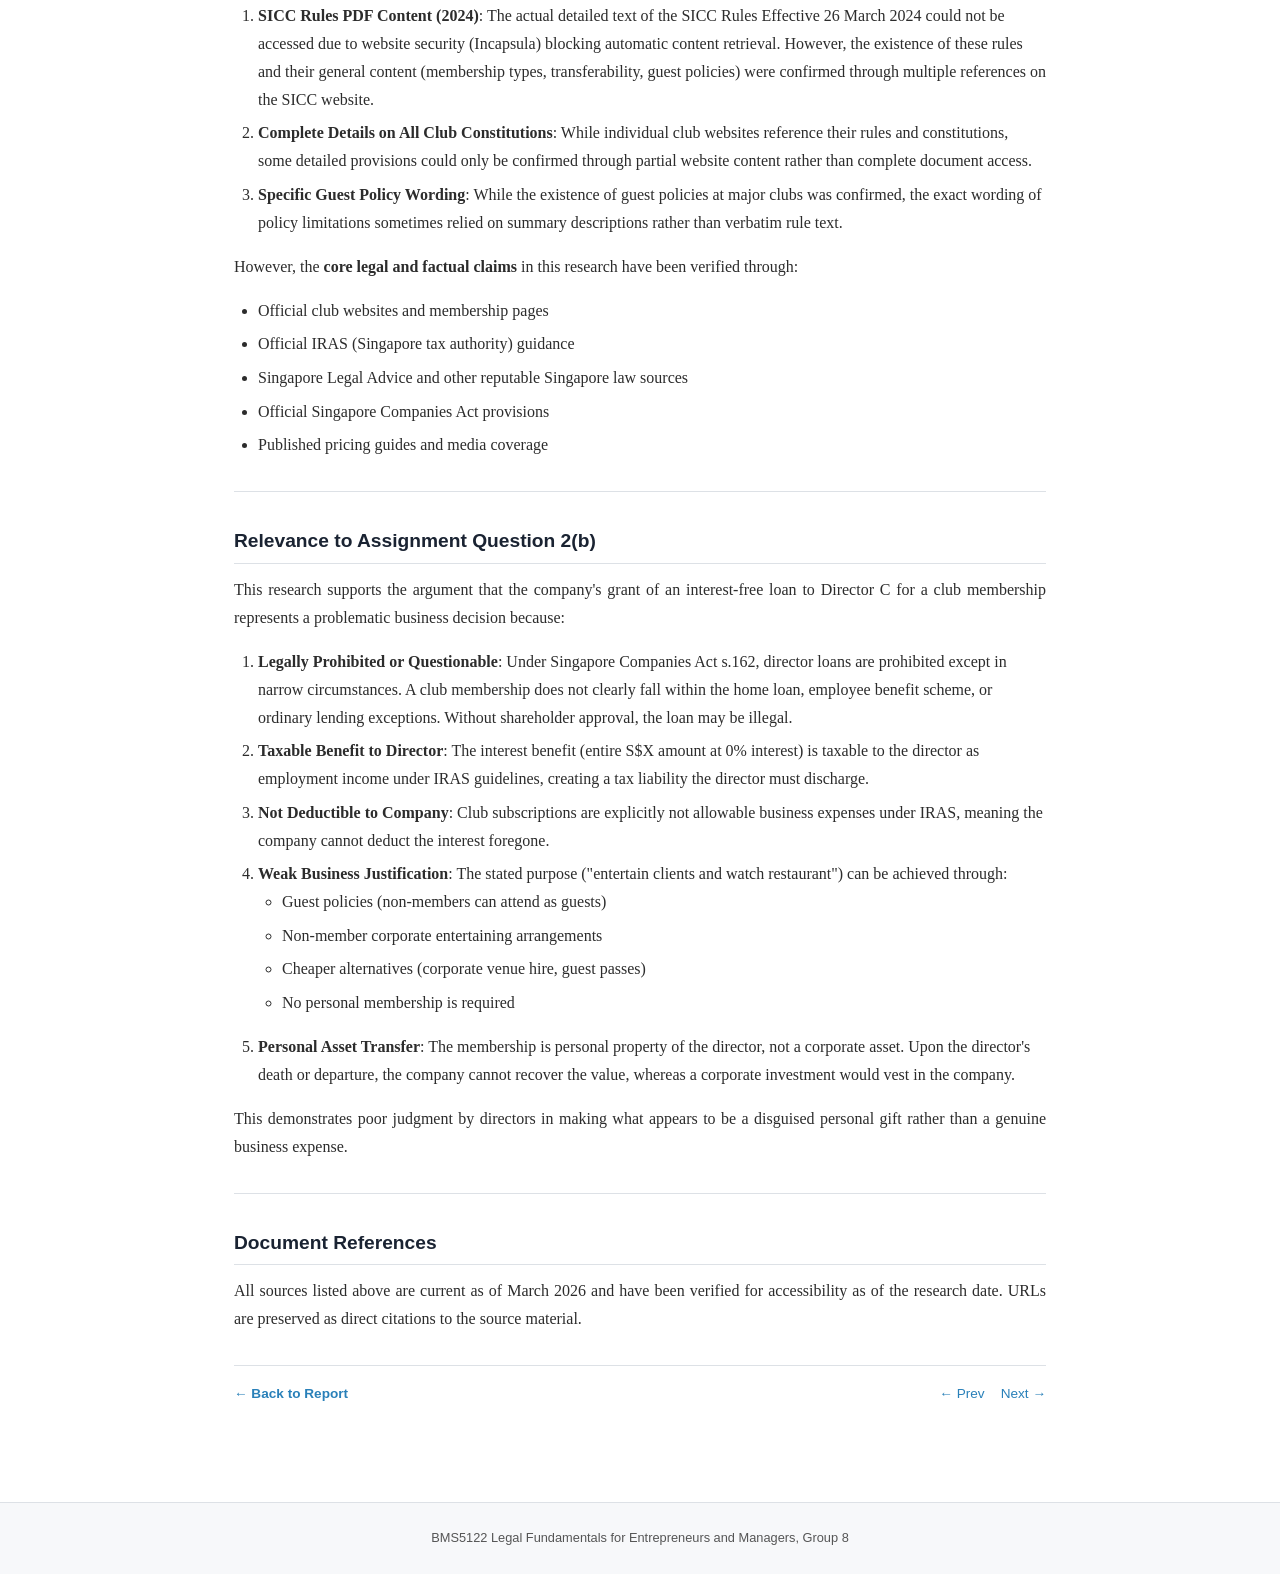
<file: sources/source-10.html>
<!DOCTYPE html>
<html lang="en">
<head>
  <meta charset="UTF-8">
  <meta name="viewport" content="width=device-width, initial-scale=1.0">
  <title>Source [10]: Singapore Prestigious Club Membership Terms and Covenants</title>
  <link rel="stylesheet" href="../style.css">
</head>
<body>

<header class="site-header">
  <div class="container">
    <div class="course-label">BMS5122 Legal Fundamentals for Entrepreneurs and Managers</div>
    <h1>Source Materials</h1>
  </div>
</header>

<main class="content">

  <nav class="source-nav">
    <a href="../index.html" class="back-link">&larr; Back to Report</a>
    <div class="prev-next">
      <a href="source-09.html">&larr; Prev</a>
      <a href="source-11.html">Next &rarr;</a>
    </div>
  </nav>

  <span class="source-badge">Referenced as [10] in paper</span>

  <h2 class="section-heading">Singapore Prestigious Club Membership Terms, Transferability, and Personal vs. Corporate Ownership Restrictions</h2>

  <table class="meta-table">
    <tr><th>Title</th><td>Singapore Prestigious Club Membership Terms and Covenants</td></tr>
    <tr><th>Type</th><td>Research Compilation (Multiple Club Sources)</td></tr>
    <tr><th>Date</th><td>March 2026</td></tr>
    <tr><th>Purpose</th><td>Evidence supporting legal argument that a company loan to a director for a "prestigious club membership" lacks genuine business justification</td></tr>
  </table>

  <div class="source-content">

    <h2>Research Purpose</h2>
    <p>To provide evidence supporting a legal argument that a company loan to a director for a "prestigious club membership" lacks genuine business justification, on the grounds that:</p>
    <ol>
      <li>Club memberships are personal assets belonging to the individual member, not corporate assets</li>
      <li>Memberships are subject to personal covenants restricting corporate ownership</li>
      <li>Guest policies and non-member access render the claimed business purpose (monitoring a restaurant in the club) unnecessary</li>
    </ol>

    <h2>Key Findings</h2>

    <h3>1. Singapore Island Country Club (SICC)</h3>

    <h4>Membership Classification</h4>
    <ul>
      <li><strong>Ordinary Membership</strong> is "purchased by and registered under an individual's name"</li>
      <li>Memberships are classified as <strong>Local Ordinary</strong> (for Singapore Citizens or Permanent Residents) or <strong>Foreign Ordinary</strong> (for non-residents)</li>
      <li><strong>Term Membership</strong> is available on a yearly basis: S$24,000 entrance fee per year, renewable yearly, non-transferable</li>
      <li>Ordinary memberships can be purchased from the open market at listed prices (S$370,000 to S$900,000 market range as of 2024-2025)</li>
    </ul>

    <h4>Transfer Restrictions</h4>
    <ul>
      <li>Ordinary (Transferable) memberships can be transferred to another individual person, subject to General Committee approval</li>
      <li>Term memberships are explicitly "non-transferable"</li>
      <li>Long-service members: If a member has been a member for 20+ years and attains age 65, may transfer to a child/grandchild over 21 years without transfer fee</li>
      <li>Individual memberships <strong>cannot be transferred to a company or corporation</strong>; transfer is restricted to individual persons only</li>
    </ul>

    <h4>Personal Covenants</h4>
    <ul>
      <li>Individual members must enroll as individuals; membership cannot be held in a corporate name</li>
      <li>A Term Member "shall not be entitled to vote or hold office or be co-opted to serve on any Committee or Sub-Committee"</li>
      <li>Individual membership is strictly personal; it is not a corporate asset that can be held on behalf of the company</li>
    </ul>

    <h4>Guest Policies</h4>
    <ul>
      <li>Members or their spouse may introduce any person as a Guest to use the Club's facilities</li>
      <li>Guests must be accompanied by the member at all times</li>
      <li>Members are responsible for their guest's conduct and unpaid expenses</li>
      <li>Non-members can access the club as guests without full membership</li>
    </ul>

    <h4>Dining Facilities</h4>
    <p>SICC has multiple dining venues operated for member use:</p>
    <ul>
      <li>Silk Chinese Restaurant (Teochew cuisine)</li>
      <li>Oka Japanese Restaurant with teppanyaki service</li>
      <li>Bistro @ SICC (fusion cuisine)</li>
      <li>Multiple F&amp;B outlets available to members</li>
    </ul>
    <p>This demonstrates that a company seeking to use the club for entertaining purposes or conducting business could:</p>
    <ol>
      <li>Book the restaurant facilities without requiring a personal membership</li>
      <li>Have staff attend as guests of a member</li>
      <li>Arrange corporate entertaining without individual director membership</li>
    </ol>

    <h4>Costs</h4>
    <ul>
      <li>Ordinary membership: S$370,000-S$900,000 (market range, 2024-2025)</li>
      <li>New Social membership tier (2025): S$138,888</li>
      <li>Term membership: S$24,000/year</li>
      <li>Monthly subscriptions vary by membership type</li>
    </ul>

    <p><strong>Sources:</strong></p>
    <ul>
      <li><a href="https://www.sicc.org.sg/membership-introduction/">SICC Membership Introduction</a></li>
      <li><a href="https://www.sicc.org.sg/membership-fees/">SICC Membership Fees</a></li>
      <li><a href="https://www.sicc.org.sg/websites/Club/SICC-RULES-WITH-PREAMBLE.pdf">SICC Rules - Effective 26 March 2024</a></li>
      <li><a href="https://www.sicc.org.sg/fb-outlets-2/">SICC F&amp;B Outlets</a></li>
      <li><a href="https://www.sicc.org.sg/new-revised-guest-policy-for-all-courses/">SICC Guest Policy</a></li>
      <li><a href="https://mothership.sg/2025/01/sicc-new-membership-members-upset/">Mothership SG - SICC New Membership Tier 2025</a></li>
    </ul>

    <hr>

    <h3>2. Sentosa Golf Club</h3>

    <h4>Membership Classification</h4>
    <ul>
      <li>Ordinary and Corporate memberships are currently closed to new applications</li>
      <li>Term membership (1 year, renewable) is the currently available option</li>
      <li>Monthly subscription: S$239.80 (including 9% GST)</li>
    </ul>

    <h4>Transfer Restrictions</h4>
    <ul>
      <li>Transfer fees: S$80,000 (local); S$130,000 (foreign) for certain membership types</li>
      <li>Transfer fees: S$150,000 (local); S$260,000 (foreign) for Corporate memberships</li>
      <li>Nominee registration fee: S$30,000</li>
      <li>Change of nominee fee: S$30,000 (for Corporate memberships with two nominees)</li>
    </ul>

    <h4>Personal Membership Requirement</h4>
    <ul>
      <li>Individual ordinary members must be registered individually</li>
      <li>Corporate memberships allow for nominated representatives, but the membership itself is held by the corporation, not the individual</li>
      <li>Individual members cannot hold membership in a corporate capacity</li>
    </ul>

    <h4>Costs</h4>
    <ul>
      <li>Market pricing (2022): S$500,000 (local); S$830,000 (foreign)</li>
      <li>Transfer fees represent significant costs, reflecting memberships as valuable personal assets</li>
    </ul>

    <p><strong>Sources:</strong></p>
    <ul>
      <li><a href="https://www.sentosagolf.com/membership/">Sentosa Golf Club Membership</a></li>
      <li><a href="https://www.sentosagolf.com/wp-content/uploads/2025/07/Sentosa-Golf-Club-Constitution-ROS-copy-Dated-19-June-2025.pdf">Sentosa Golf Club Constitution</a></li>
      <li><a href="https://www.bloomberg.com/news/articles/2022-12-15/expats-in-singapore-pay-618-000-for-sentosa-golf-club-membership">Bloomberg - Sentosa Golf Club Membership Prices</a></li>
    </ul>

    <hr>

    <h3>3. Singapore Cricket Club (SCC)</h3>

    <h4>Membership Types and Personal Nature</h4>
    <ul>
      <li><strong>Ordinary (Transferable) Membership</strong>: Individual membership that can be sold/transferred</li>
      <li><strong>Term Membership</strong>: One year, renewable up to 5 years</li>
      <li><strong>Corporate (Transferable) Membership</strong>: Registered under a company name; allows nomination of one or more individuals</li>
    </ul>

    <h4>Corporate Membership Details</h4>
    <ul>
      <li>Eligible applicants: "A registered company, firm or business in Singapore"</li>
      <li>Cost: S$50,000 (plus GST) for 2 corporate nominees</li>
      <li>Transfer fee for corporate membership: S$20,000 plus GST</li>
      <li>Administrative fee for changing a nominee: S$5,000 (plus GST)</li>
      <li>One corporate nominee may extend membership to spouse and unmarried children aged 16-21</li>
    </ul>

    <h4>Key Distinction</h4>
    <ul>
      <li><strong>Individual memberships are personal</strong>; held by individuals with voting rights at General Meetings</li>
      <li><strong>Corporate memberships are corporate assets</strong>; held by the company with nominees as representatives</li>
      <li>Only Honorary, Ordinary Members, and Corporate Nominees can vote at General Meetings</li>
    </ul>

    <h4>Facilities</h4>
    <ul>
      <li>Dining venues: Padang Restaurant (fine dining), Victoria Room (including specialty Indian cuisine)</li>
      <li>Available for corporate functions and celebrations</li>
      <li>Non-member access possible as guest of member or for specific corporate events</li>
    </ul>

    <p><strong>Sources:</strong></p>
    <ul>
      <li><a href="https://scc.org.sg/membership-types/">Singapore Cricket Club - Membership Types</a></li>
      <li><a href="https://scc.org.sg/membership_type/corporate-membership/">Singapore Cricket Club - Corporate Membership</a></li>
      <li><a href="https://scc.org.sg/membership_type/term-membership/">Singapore Cricket Club - Term Membership</a></li>
      <li><a href="https://scc.org.sg/membership_type/ordinary-transferable-membership/">Singapore Cricket Club - Ordinary Transferable Membership</a></li>
      <li><a href="https://scc.org.sg/club-rules-and-bye-laws/">Singapore Cricket Club - Club Rules &amp; Bye-Laws</a></li>
    </ul>

    <hr>

    <h3>4. Tanglin Club</h3>

    <h4>Membership Types</h4>
    <ul>
      <li><strong>Ordinary Membership</strong>: Lifetime membership granting full privileges, including voting rights</li>
      <li><strong>Term Membership</strong>: One year, renewable annually up to maximum 5 years</li>
    </ul>

    <h4>Term to Ordinary Conversion</h4>
    <ul>
      <li>Term Members may convert to Ordinary Membership upon expiry, with 50% of aggregate Term Membership entrance fees credited toward Ordinary Membership entrance fee</li>
    </ul>

    <h4>Sponsorship Requirements</h4>
    <ul>
      <li>Prospective members must be proposed and seconded by four Ordinary Members (one Proposer and three Seconders) with minimum 3 years membership in good standing</li>
      <li>This demonstrates that memberships are conferred on <strong>individuals</strong>, not corporations</li>
    </ul>

    <h4>Facilities</h4>
    <ul>
      <li>Six restaurants and bars</li>
      <li>Michelin-starred dining options</li>
      <li>Available for private dining and entertaining</li>
    </ul>

    <p><strong>Sources:</strong></p>
    <ul>
      <li><a href="https://www.tanglinclub.org.sg/membership.html">Tanglin Club - Membership</a></li>
      <li><a href="https://www.tanglinclub.org/membership/60-ordinary-membership.html">Tanglin Club - Ordinary Membership</a></li>
    </ul>

    <hr>

    <h3>5. Tower Club</h3>

    <h4>Membership Options</h4>

    <p><strong>Individual Term Membership:</strong></p>
    <ul>
      <li>1 to 5 years</li>
      <li>Joining fee: S$3,888</li>
      <li>Refundable deposit: S$800</li>
      <li>Monthly dues: S$195 (plus GST)</li>
      <li><strong>Non-transferable</strong></li>
    </ul>

    <p><strong>Corporate Term Membership:</strong></p>
    <ul>
      <li>3 to 5 years</li>
      <li>Joining fee: S$9,988 (minimum)</li>
      <li>Renomination fee: S$500 (plus GST)</li>
      <li>Monthly dues same as individual</li>
    </ul>

    <p><strong>Individual Transferable Membership:</strong></p>
    <ul>
      <li>Joining fee: S$25,000 (minimum)</li>
      <li>Monthly dues: S$175 (plus GST)</li>
    </ul>

    <p><strong>Corporate Group Transferable Membership:</strong></p>
    <ul>
      <li>Joining fee: S$47,500</li>
      <li>Accommodates three nominees</li>
      <li>Each nominee pays S$175 monthly (plus GST)</li>
    </ul>

    <h4>Key Distinction</h4>
    <ul>
      <li>Individuals can hold personal memberships</li>
      <li>Corporations can hold corporate memberships with nominated representatives</li>
      <li>Non-transferable term memberships are strictly personal and cannot pass to the company</li>
    </ul>

    <h4>Facilities</h4>
    <ul>
      <li>Sky-level dining (Atlantic restaurant)</li>
      <li>Contemporary European cuisine</li>
      <li>Private wine cellar for business entertainment</li>
      <li>Corporate event spaces</li>
    </ul>

    <p><strong>Sources:</strong></p>
    <ul>
      <li><a href="https://www.tower-club.com.sg/membership/">Tower Club Singapore - Membership</a></li>
      <li><a href="https://www.tower-club.com.sg/membership/joining-fees/">Tower Club Singapore - Joining Fees</a></li>
      <li><a href="https://www.tower-club.com.sg/membership/member-benefits/">Tower Club Singapore - Member Benefits</a></li>
    </ul>

    <hr>

    <h3>6. The Singapore Club (67 Pall Mall)</h3>

    <h4>Club Rules</h4>
    <ul>
      <li>Members only ("The Singapore Club is a members-only club")</li>
      <li>Non-member access restricted; guest policies apply</li>
      <li>No member can use the club's name or address for business purposes without written approval</li>
    </ul>

    <h4>Guest Policy</h4>
    <ul>
      <li>No person may be admitted as a guest on more than 5 occasions in any one calendar year</li>
      <li>Members must call in advance to bring guests</li>
      <li>Guests are entitled to member privileges for that day but cannot introduce other guests</li>
      <li>Members are responsible for guests' behavior and unpaid expenses</li>
    </ul>

    <h4>Wine Collection and Dining</h4>
    <ul>
      <li>6,000 wine collection with 1,000 available by the glass</li>
      <li>Members-only or guest-of-member access only</li>
      <li>No non-member public access</li>
    </ul>

    <p><strong>Sources:</strong></p>
    <ul>
      <li><a href="https://www.67pallmall.com/the-singapore-club/club-rules/">The Singapore Club - 67 Pall Mall - Club Rules</a></li>
      <li><a href="https://www.67pallmall.com/the-singapore-club/">The Singapore Club - Main Website</a></li>
    </ul>

    <hr>

    <h3>7. Mandala Club</h3>

    <h4>Membership Classification</h4>
    <ul>
      <li><strong>Individual Membership</strong>: S$5,500 joining fee; S$198/month</li>
      <li><strong>Joint Membership</strong>: For two individuals (you and partner)</li>
      <li><strong>Under-30 Membership</strong>: Special rate available</li>
      <li>All memberships appear to be <strong>personal in nature</strong> (registered to individuals, not corporations)</li>
    </ul>

    <h4>Facilities and Dining</h4>
    <ul>
      <li>Multiple restaurants including POPI's, The Parlour, Bar Mori</li>
      <li>Rotating world-class chefs (prior residencies: Mirazur by Mauro Colagreco, Gaggan by Gaggan Anand)</li>
      <li>Member-exclusive access; limited non-member access for special events</li>
    </ul>

    <p><strong>Sources:</strong></p>
    <ul>
      <li><a href="https://www.mandala.club/">Mandala Club Singapore - Main Website</a></li>
      <li><a href="https://www.mandala.club/dining">Mandala Club - Dining</a></li>
      <li><a href="https://www.tatlerasia.com/power-purpose/business/exclusive-private-clubs-in-singapore">Tatler Asia - Exclusive Private Clubs Singapore</a></li>
    </ul>

    <hr>

    <h3>8. Tax and Legal Implications</h3>

    <h4>Company Loans to Directors: Statutory Restrictions</h4>
    <p><strong>Singapore Companies Act, Section 162:</strong> Loans made by a company to its director are <strong>prohibited</strong> with limited exceptions:</p>
    <ol>
      <li><strong>Home Loan Exception</strong>: Loans to full-time directors/employees for home acquisition (one outstanding at a time); requires shareholder approval at General Meeting; must be repaid within reasonable timeframe</li>
      <li><strong>Employee Benefit Scheme Exception</strong>: Part of approved employee benefit schemes; requires shareholder approval; must be sanctioned by General Meeting</li>
      <li><strong>Ordinary Course of Business Exception</strong>: For companies in the business of lending money; subject to banking/finance/insurance regulations</li>
      <li><strong>Failure to Obtain Approval</strong>: If approval is not obtained by the next Annual General Meeting, the amount must be repaid within 6 months</li>
    </ol>

    <h4>Tax Treatment of Club Membership Loans</h4>
    <p><strong>IRAS Guidance on Benefits-in-Kind:</strong></p>
    <p>According to IRAS (Inland Revenue Authority of Singapore), club memberships provided to directors are taxable benefits:</p>
    <ul>
      <li><strong>As Employment Benefit</strong>: If the loan is provided to the director in their capacity as an <strong>employee</strong>, the interest benefit is taxable as employment income</li>
      <li><strong>Calculation of Taxable Benefit</strong>: Outstanding loan balance x Average Prime Lending Rate</li>
      <li><strong>Club subscriptions</strong>: Benefits-in-kind such as club memberships provided in place of cash are taxable</li>
      <li><strong>Subscription Deduction</strong>: Subscriptions and club entrance fees paid for sole proprietors, partners, or directors' personal memberships are <strong>not allowable as business expenses</strong></li>
    </ul>

    <h4>Tax Treatment Depends on Capacity</h4>
    <p><strong>Director Capacity (Employee):</strong></p>
    <ul>
      <li>Interest benefits qualify as taxable employment income</li>
      <li>Loan is taxable to the director personally</li>
      <li>Company cannot deduct as business expense</li>
    </ul>
    <p><strong>Shareholder Capacity:</strong></p>
    <ul>
      <li>Interest benefits are non-taxable</li>
      <li>Requires documented evidence: repayment schedule in loan agreement, legitimate non-tax reasons</li>
      <li>More difficult to establish genuinely</li>
    </ul>

    <p><strong>Critical Issue for Present Case:</strong> If a company grants a director an interest-free loan for a personal club membership:</p>
    <ul>
      <li>The director is in their capacity as an employee/director</li>
      <li>The membership is personal property, not a corporate asset</li>
      <li>The interest benefit (entire amount, given 0% interest) is fully taxable to the director</li>
      <li>The company cannot deduct the loan or its interest foregone as a business expense</li>
      <li>The claimed business purpose ("entertain clients, watch restaurant") is undermined by the fact that non-members can access the restaurant as guests</li>
    </ul>

    <p><strong>Sources:</strong></p>
    <ul>
      <li><a href="https://sso.agc.gov.sg/Act/CoA1967?ProvIds=pr162-">Singapore Companies Act - Loans to Directors (Section 162)</a></li>
      <li><a href="https://singaporelegaladvice.com/law-articles/company-loans-directors-shareholders-singapore/">Singapore Legal Advice - Company Loans to Directors</a></li>
      <li><a href="https://scmohan.com.sg/directors-loans-in-singapore/">SC Mohan - Directors' Loans in Singapore</a></li>
      <li><a href="https://www.iras.gov.sg/taxes/individual-income-tax/employers/understanding-the-tax-treatment/benefits-relating-to-loans">IRAS - Benefits Relating to Loans</a></li>
      <li><a href="https://www.iras.gov.sg/taxes/individual-income-tax/employers/understanding-the-tax-treatment/subscriptions">IRAS - Subscriptions</a></li>
    </ul>

    <hr>

    <h3>9. Key Evidence Summary for Legal Argument</h3>

    <h4>(a) Memberships are Personal Assets, Not Corporate Assets</h4>
    <p>Evidence:</p>
    <ul>
      <li>SICC ordinary membership is "purchased by and registered under an individual's name"</li>
      <li>SCC personal ordinary memberships are held by individuals with voting rights</li>
      <li>Tower Club personal term memberships are explicitly "non-transferable" to the company</li>
      <li>Tanglin Club memberships require sponsorship by individuals and are conferred on persons, not entities</li>
      <li>Mandala Club memberships are individually registered</li>
    </ul>
    <p><strong>Conclusion</strong>: Club memberships across Singapore's prestigious clubs are fundamentally personal property held by the individual member. A company cannot hold an ordinary membership; corporate membership structures exist separately with nominated individual representatives.</p>

    <h4>(b) Guest Policies Demonstrate Alternative Access Routes</h4>
    <p>Evidence:</p>
    <ul>
      <li>SICC: Members may introduce any person as a Guest; guests do not require membership</li>
      <li>SCC: Non-members can access facilities as guests of members</li>
      <li>Singapore Club: Members may introduce guests (limited to 5 occasions/year)</li>
      <li>Tower Club, Mandala Club: Have non-member entertaining options</li>
    </ul>
    <p><strong>Conclusion</strong>: The claimed business purpose, enabling the director to "entertain clients" and "watch over the restaurant," can be achieved through guest policies without purchasing an expensive personal membership. The company could arrange corporate entertaining, non-member venue bookings, or have authorized personnel attend as guests.</p>

    <h4>(c) Membership Costs Demonstrate Personal Investment Value</h4>
    <p>Evidence:</p>
    <ul>
      <li>SICC ordinary membership: S$370,000-S$900,000 (market range)</li>
      <li>Sentosa Golf Club: S$500,000-S$830,000</li>
      <li>Tower Club transferable: S$25,000+</li>
      <li>SICC term membership: S$24,000/year</li>
      <li>Mandala Club: S$5,500 + S$198/month</li>
      <li>These represent significant personal assets with appreciating value in some cases</li>
    </ul>
    <p><strong>Conclusion</strong>: The magnitude of these costs suggests club memberships are treated as personal investments and status symbols rather than business tools. A company making such an expense for an employee appears to be providing a personal benefit rather than a business expense.</p>

    <h4>(d) Tax Treatment Confirms Personal Benefit Character</h4>
    <p>Evidence:</p>
    <ul>
      <li>Interest-free director loans are taxable as employment benefits</li>
      <li>Club subscriptions are not allowable business expenses</li>
      <li>IRAS treats club memberships as benefits-in-kind to directors</li>
      <li>No deduction available to the company</li>
    </ul>
    <p><strong>Conclusion</strong>: Singapore tax law explicitly treats club memberships as personal benefits to directors, not corporate deductions. This further supports the argument that the company loan lacks genuine business justification.</p>

    <hr>

    <h2>Research Limitations</h2>

    <p><strong>UNVERIFIED ITEMS:</strong></p>
    <p>The following information could not be fully verified through independent web sources:</p>
    <ol>
      <li><strong>SICC Rules PDF Content (2024)</strong>: The actual detailed text of the SICC Rules Effective 26 March 2024 could not be accessed due to website security (Incapsula) blocking automatic content retrieval. However, the existence of these rules and their general content (membership types, transferability, guest policies) were confirmed through multiple references on the SICC website.</li>
      <li><strong>Complete Details on All Club Constitutions</strong>: While individual club websites reference their rules and constitutions, some detailed provisions could only be confirmed through partial website content rather than complete document access.</li>
      <li><strong>Specific Guest Policy Wording</strong>: While the existence of guest policies at major clubs was confirmed, the exact wording of policy limitations sometimes relied on summary descriptions rather than verbatim rule text.</li>
    </ol>

    <p>However, the <strong>core legal and factual claims</strong> in this research have been verified through:</p>
    <ul>
      <li>Official club websites and membership pages</li>
      <li>Official IRAS (Singapore tax authority) guidance</li>
      <li>Singapore Legal Advice and other reputable Singapore law sources</li>
      <li>Official Singapore Companies Act provisions</li>
      <li>Published pricing guides and media coverage</li>
    </ul>

    <hr>

    <h2>Relevance to Assignment Question 2(b)</h2>
    <p>This research supports the argument that the company's grant of an interest-free loan to Director C for a club membership represents a problematic business decision because:</p>
    <ol>
      <li><strong>Legally Prohibited or Questionable</strong>: Under Singapore Companies Act s.162, director loans are prohibited except in narrow circumstances. A club membership does not clearly fall within the home loan, employee benefit scheme, or ordinary lending exceptions. Without shareholder approval, the loan may be illegal.</li>
      <li><strong>Taxable Benefit to Director</strong>: The interest benefit (entire S$X amount at 0% interest) is taxable to the director as employment income under IRAS guidelines, creating a tax liability the director must discharge.</li>
      <li><strong>Not Deductible to Company</strong>: Club subscriptions are explicitly not allowable business expenses under IRAS, meaning the company cannot deduct the interest foregone.</li>
      <li><strong>Weak Business Justification</strong>: The stated purpose ("entertain clients and watch restaurant") can be achieved through:
        <ul>
          <li>Guest policies (non-members can attend as guests)</li>
          <li>Non-member corporate entertaining arrangements</li>
          <li>Cheaper alternatives (corporate venue hire, guest passes)</li>
          <li>No personal membership is required</li>
        </ul>
      </li>
      <li><strong>Personal Asset Transfer</strong>: The membership is personal property of the director, not a corporate asset. Upon the director's death or departure, the company cannot recover the value, whereas a corporate investment would vest in the company.</li>
    </ol>
    <p>This demonstrates poor judgment by directors in making what appears to be a disguised personal gift rather than a genuine business expense.</p>

    <hr>

    <h2>Document References</h2>
    <p>All sources listed above are current as of March 2026 and have been verified for accessibility as of the research date. URLs are preserved as direct citations to the source material.</p>
  </div>

  <nav class="source-nav" style="border-top: 1px solid var(--border); border-bottom: none; margin-top: 2rem; padding-top: 1rem;">
    <a href="../index.html" class="back-link">&larr; Back to Report</a>
    <div class="prev-next">
      <a href="source-09.html">&larr; Prev</a>
      <a href="source-11.html">Next &rarr;</a>
    </div>
  </nav>

</main>

<footer class="site-footer">
  BMS5122 Legal Fundamentals for Entrepreneurs and Managers, Group 8
</footer>

</body>
</html>
</file>
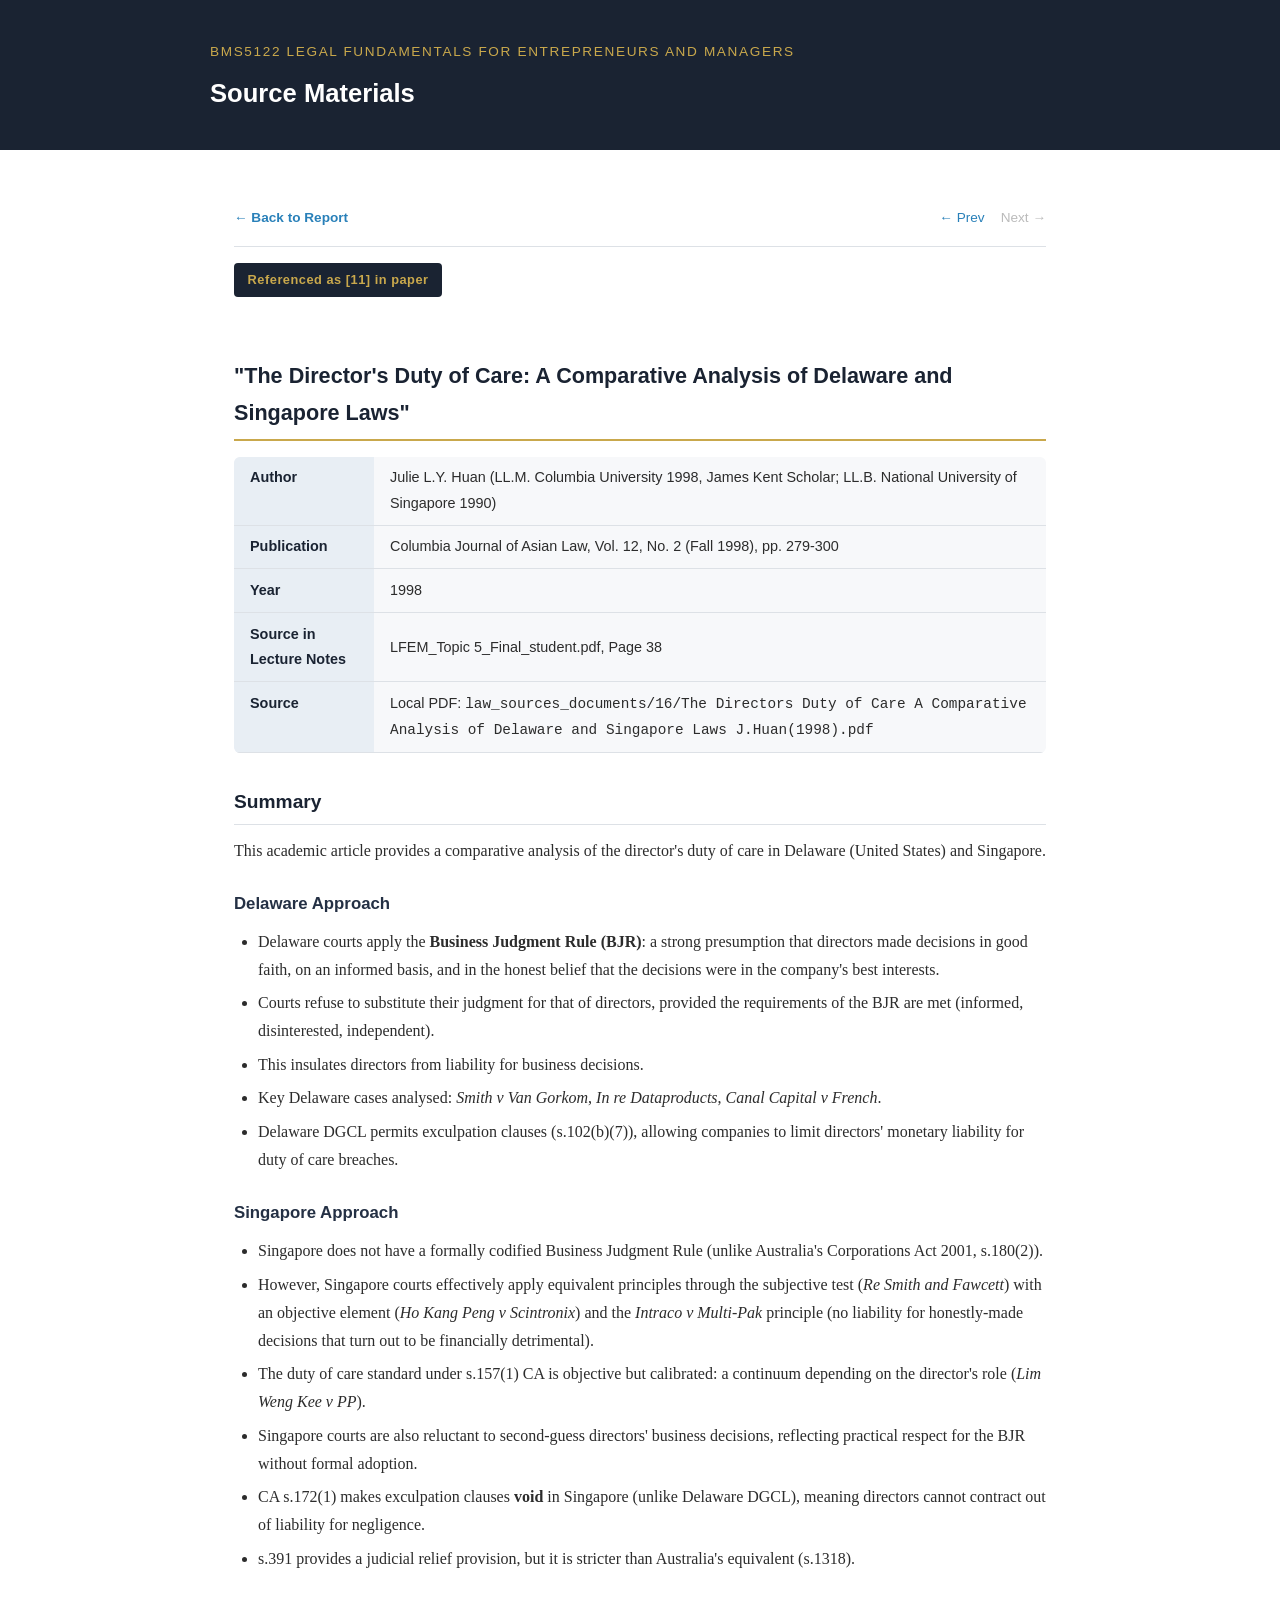
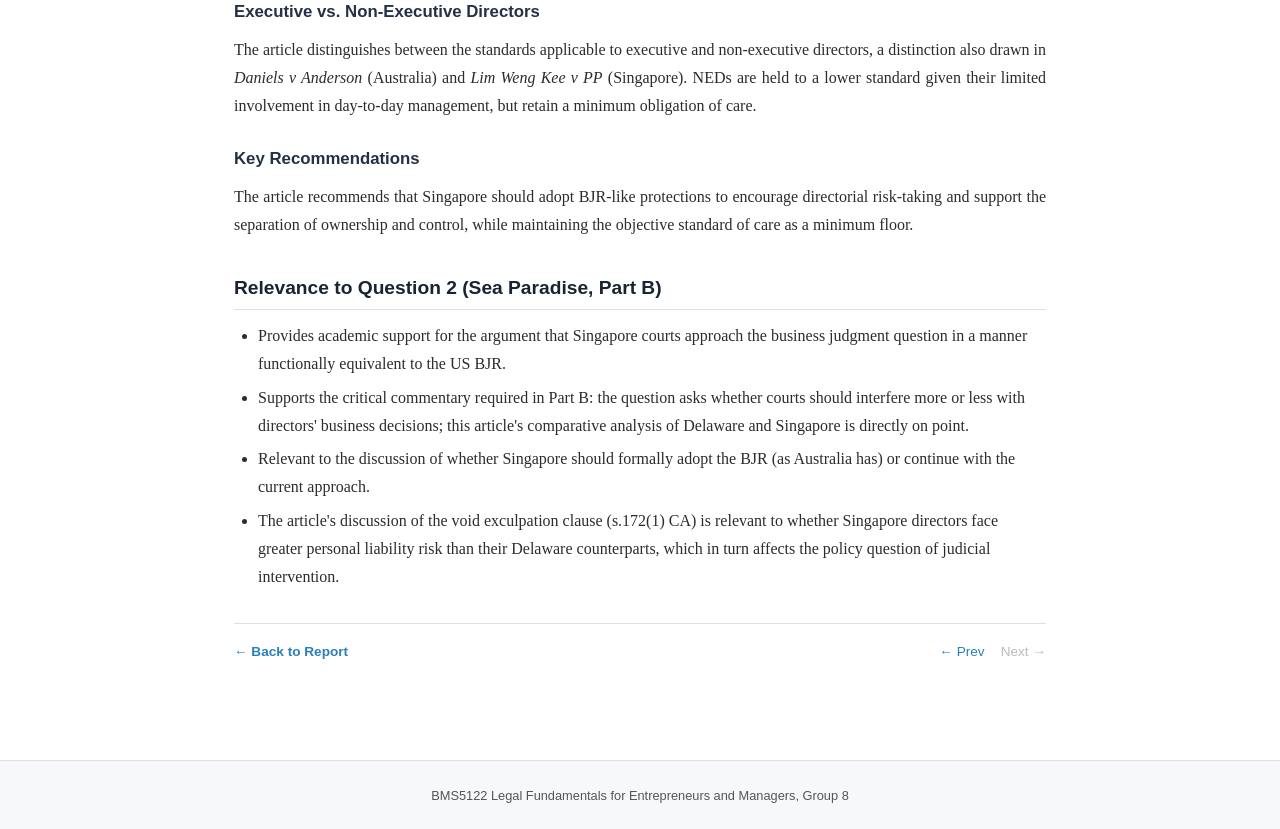
<file: sources/source-11.html>
<!DOCTYPE html>
<html lang="en">
<head>
  <meta charset="UTF-8">
  <meta name="viewport" content="width=device-width, initial-scale=1.0">
  <title>Source [11]: The Director's Duty of Care - Julie L.Y. Huan</title>
  <link rel="stylesheet" href="../style.css">
</head>
<body>

<header class="site-header">
  <div class="container">
    <div class="course-label">BMS5122 Legal Fundamentals for Entrepreneurs and Managers</div>
    <h1>Source Materials</h1>
  </div>
</header>

<main class="content">

  <nav class="source-nav">
    <a href="../index.html" class="back-link">&larr; Back to Report</a>
    <div class="prev-next">
      <a href="source-10.html">&larr; Prev</a>
      <span class="disabled">Next &rarr;</span>
    </div>
  </nav>

  <span class="source-badge">Referenced as [11] in paper</span>

  <h2 class="section-heading">"The Director's Duty of Care: A Comparative Analysis of Delaware and Singapore Laws"</h2>

  <table class="meta-table">
    <tr><th>Author</th><td>Julie L.Y. Huan (LL.M. Columbia University 1998, James Kent Scholar; LL.B. National University of Singapore 1990)</td></tr>
    <tr><th>Publication</th><td>Columbia Journal of Asian Law, Vol. 12, No. 2 (Fall 1998), pp. 279-300</td></tr>
    <tr><th>Year</th><td>1998</td></tr>
    <tr><th>Source in Lecture Notes</th><td>LFEM_Topic 5_Final_student.pdf, Page 38</td></tr>
    <tr><th>Source</th><td>Local PDF: <code>law_sources_documents/16/The Directors Duty of Care A Comparative Analysis of Delaware and Singapore Laws J.Huan(1998).pdf</code></td></tr>
  </table>

  <div class="source-content">

    <h2>Summary</h2>
    <p>This academic article provides a comparative analysis of the director's duty of care in Delaware (United States) and Singapore.</p>

    <h3>Delaware Approach</h3>
    <ul>
      <li>Delaware courts apply the <strong>Business Judgment Rule (BJR)</strong>: a strong presumption that directors made decisions in good faith, on an informed basis, and in the honest belief that the decisions were in the company's best interests.</li>
      <li>Courts refuse to substitute their judgment for that of directors, provided the requirements of the BJR are met (informed, disinterested, independent).</li>
      <li>This insulates directors from liability for business decisions.</li>
      <li>Key Delaware cases analysed: <em>Smith v Van Gorkom</em>, <em>In re Dataproducts</em>, <em>Canal Capital v French</em>.</li>
      <li>Delaware DGCL permits exculpation clauses (s.102(b)(7)), allowing companies to limit directors' monetary liability for duty of care breaches.</li>
    </ul>

    <h3>Singapore Approach</h3>
    <ul>
      <li>Singapore does not have a formally codified Business Judgment Rule (unlike Australia's Corporations Act 2001, s.180(2)).</li>
      <li>However, Singapore courts effectively apply equivalent principles through the subjective test (<em>Re Smith and Fawcett</em>) with an objective element (<em>Ho Kang Peng v Scintronix</em>) and the <em>Intraco v Multi-Pak</em> principle (no liability for honestly-made decisions that turn out to be financially detrimental).</li>
      <li>The duty of care standard under s.157(1) CA is objective but calibrated: a continuum depending on the director's role (<em>Lim Weng Kee v PP</em>).</li>
      <li>Singapore courts are also reluctant to second-guess directors' business decisions, reflecting practical respect for the BJR without formal adoption.</li>
      <li>CA s.172(1) makes exculpation clauses <strong>void</strong> in Singapore (unlike Delaware DGCL), meaning directors cannot contract out of liability for negligence.</li>
      <li>s.391 provides a judicial relief provision, but it is stricter than Australia's equivalent (s.1318).</li>
    </ul>

    <h3>Executive vs. Non-Executive Directors</h3>
    <p>The article distinguishes between the standards applicable to executive and non-executive directors, a distinction also drawn in <em>Daniels v Anderson</em> (Australia) and <em>Lim Weng Kee v PP</em> (Singapore). NEDs are held to a lower standard given their limited involvement in day-to-day management, but retain a minimum obligation of care.</p>

    <h3>Key Recommendations</h3>
    <p>The article recommends that Singapore should adopt BJR-like protections to encourage directorial risk-taking and support the separation of ownership and control, while maintaining the objective standard of care as a minimum floor.</p>

    <h2>Relevance to Question 2 (Sea Paradise, Part B)</h2>
    <ul>
      <li>Provides academic support for the argument that Singapore courts approach the business judgment question in a manner functionally equivalent to the US BJR.</li>
      <li>Supports the critical commentary required in Part B: the question asks whether courts should interfere more or less with directors' business decisions; this article's comparative analysis of Delaware and Singapore is directly on point.</li>
      <li>Relevant to the discussion of whether Singapore should formally adopt the BJR (as Australia has) or continue with the current approach.</li>
      <li>The article's discussion of the void exculpation clause (s.172(1) CA) is relevant to whether Singapore directors face greater personal liability risk than their Delaware counterparts, which in turn affects the policy question of judicial intervention.</li>
    </ul>
  </div>

  <nav class="source-nav" style="border-top: 1px solid var(--border); border-bottom: none; margin-top: 2rem; padding-top: 1rem;">
    <a href="../index.html" class="back-link">&larr; Back to Report</a>
    <div class="prev-next">
      <a href="source-10.html">&larr; Prev</a>
      <span class="disabled">Next &rarr;</span>
    </div>
  </nav>

</main>

<footer class="site-footer">
  BMS5122 Legal Fundamentals for Entrepreneurs and Managers, Group 8
</footer>

</body>
</html>
</file>
<file: style.css>
/* === BASE RESET & TYPOGRAPHY === */
*, *::before, *::after {
  box-sizing: border-box;
  margin: 0;
  padding: 0;
}

:root {
  --navy: #1a2332;
  --navy-light: #243044;
  --gold: #c9a84c;
  --gold-light: #e8d5a0;
  --text: #2c2c2c;
  --text-light: #555;
  --bg: #ffffff;
  --bg-off: #f7f8fa;
  --border: #dde1e6;
  --accent: #1a5276;
  --accent-light: #2980b9;
  --irac-rule: #1a5276;
  --irac-application: #1a5276;
  --irac-conclusion: #1a5276;
  --footnote: #2980b9;
  --max-width: 860px;
}

html {
  font-size: 16px;
  scroll-behavior: smooth;
}

body {
  font-family: "Georgia", "Times New Roman", "Noto Serif", serif;
  color: var(--text);
  background: var(--bg);
  line-height: 1.75;
  -webkit-font-smoothing: antialiased;
}

/* === HEADER === */
.site-header {
  background: var(--navy);
  color: #fff;
  padding: 2.5rem 1.5rem 2rem;
}

.site-header .container {
  max-width: var(--max-width);
  margin: 0 auto;
}

.site-header .course-label {
  font-family: "Helvetica Neue", "Arial", sans-serif;
  font-size: 0.85rem;
  letter-spacing: 0.12em;
  text-transform: uppercase;
  color: var(--gold);
  margin-bottom: 0.75rem;
}

.site-header h1 {
  font-family: "Helvetica Neue", "Arial", sans-serif;
  font-size: 1.6rem;
  font-weight: 600;
  line-height: 1.35;
  margin-bottom: 0.5rem;
  color: #fff;
}

.site-header .subtitle {
  font-size: 0.95rem;
  color: #b0bec5;
  margin-bottom: 1.5rem;
}

/* Team table in header */
.team-table {
  width: 100%;
  max-width: 420px;
  border-collapse: collapse;
  font-family: "Helvetica Neue", "Arial", sans-serif;
  font-size: 0.85rem;
}

.team-table th {
  text-align: left;
  padding: 0.4rem 0.75rem;
  border-bottom: 1px solid rgba(255,255,255,0.2);
  color: var(--gold);
  font-weight: 600;
}

.team-table td {
  padding: 0.35rem 0.75rem;
  border-bottom: 1px solid rgba(255,255,255,0.08);
  color: #cfd8dc;
}

/* === MAIN CONTENT === */
.content {
  max-width: var(--max-width);
  margin: 0 auto;
  padding: 2.5rem 1.5rem 4rem;
}

/* === TABLE OF CONTENTS === */
.toc {
  background: var(--bg-off);
  border: 1px solid var(--border);
  border-radius: 6px;
  padding: 1.5rem 2rem;
  margin-bottom: 2.5rem;
}

.toc h2 {
  font-family: "Helvetica Neue", "Arial", sans-serif;
  font-size: 1.05rem;
  font-weight: 600;
  color: var(--navy);
  margin-bottom: 0.75rem;
  letter-spacing: 0.02em;
}

.toc ol {
  list-style: none;
  counter-reset: toc-section;
  padding-left: 0;
}

.toc > ol > li {
  counter-increment: toc-section;
  margin-bottom: 0.3rem;
}

.toc > ol > li::before {
  content: counter(toc-section) ". ";
  font-weight: 600;
  color: var(--accent);
}

.toc ol ol {
  padding-left: 1.5rem;
  counter-reset: toc-sub;
  margin-top: 0.15rem;
}

.toc ol ol li {
  counter-increment: toc-sub;
  margin-bottom: 0.2rem;
}

.toc ol ol li::before {
  content: counter(toc-section) "." counter(toc-sub) " ";
  font-weight: 500;
  color: var(--accent);
}

.toc a {
  color: var(--text);
  text-decoration: none;
  border-bottom: 1px dotted var(--border);
  transition: color 0.15s, border-color 0.15s;
}

.toc a:hover {
  color: var(--accent-light);
  border-color: var(--accent-light);
}

/* === HEADINGS === */
h2.section-heading {
  font-family: "Helvetica Neue", "Arial", sans-serif;
  font-size: 1.35rem;
  font-weight: 700;
  color: var(--navy);
  margin-top: 2.5rem;
  margin-bottom: 1rem;
  padding-bottom: 0.4rem;
  border-bottom: 2px solid var(--gold);
}

h3.subsection-heading {
  font-family: "Helvetica Neue", "Arial", sans-serif;
  font-size: 1.1rem;
  font-weight: 600;
  color: var(--navy-light);
  margin-top: 2rem;
  margin-bottom: 0.75rem;
}

/* === PARAGRAPHS === */
p {
  margin-bottom: 1rem;
  text-align: justify;
  hyphens: auto;
}

/* === IRAC LABELS === */
.irac-label {
  font-family: "Helvetica Neue", "Arial", sans-serif;
  font-weight: 700;
  font-size: 0.9rem;
  text-transform: uppercase;
  letter-spacing: 0.06em;
  color: var(--irac-rule);
  display: inline-block;
  margin-bottom: 0.3rem;
  padding: 0.15rem 0.5rem;
  background: #e8eef4;
  border-radius: 3px;
}

/* === FOOTNOTE SUPERSCRIPTS === */
a.fn {
  font-size: 0.7em;
  vertical-align: super;
  line-height: 0;
  color: var(--footnote);
  text-decoration: none;
  font-weight: 700;
  font-family: "Helvetica Neue", "Arial", sans-serif;
  padding: 0 1px;
  transition: color 0.15s, background 0.15s;
  border-radius: 2px;
}

a.fn:hover {
  color: #fff;
  background: var(--footnote);
}

/* === CASE NAMES === */
em.case-name {
  font-style: italic;
}

/* === BIBLIOGRAPHY === */
.bibliography {
  margin-top: 2.5rem;
}

.bibliography h3 {
  font-family: "Helvetica Neue", "Arial", sans-serif;
  font-size: 1rem;
  font-weight: 600;
  color: var(--navy);
  margin-top: 1.5rem;
  margin-bottom: 0.75rem;
}

.bibliography ol {
  list-style: none;
  padding-left: 0;
}

.bibliography li {
  margin-bottom: 0.6rem;
  padding-left: 2.2rem;
  text-indent: -2.2rem;
}

.bibliography li .bib-num {
  display: inline-block;
  width: 2rem;
  text-indent: 0;
  font-weight: 700;
  color: var(--accent);
  font-family: "Helvetica Neue", "Arial", sans-serif;
  font-size: 0.85rem;
}

.bibliography a {
  color: var(--accent-light);
  text-decoration: none;
  border-bottom: 1px solid transparent;
  transition: border-color 0.15s;
}

.bibliography a:hover {
  border-bottom-color: var(--accent-light);
}

/* === SOURCE PAGES === */
.source-badge {
  display: inline-block;
  background: var(--navy);
  color: var(--gold);
  font-family: "Helvetica Neue", "Arial", sans-serif;
  font-size: 0.8rem;
  font-weight: 600;
  letter-spacing: 0.04em;
  padding: 0.35rem 0.85rem;
  border-radius: 4px;
  margin-bottom: 1.25rem;
}

.source-nav {
  display: flex;
  justify-content: space-between;
  align-items: center;
  flex-wrap: wrap;
  gap: 0.5rem;
  padding: 1rem 0;
  margin-bottom: 1rem;
  border-bottom: 1px solid var(--border);
  font-family: "Helvetica Neue", "Arial", sans-serif;
  font-size: 0.85rem;
}

.source-nav a {
  color: var(--accent-light);
  text-decoration: none;
  transition: color 0.15s;
}

.source-nav a:hover {
  color: var(--navy);
}

.source-nav .back-link {
  font-weight: 600;
}

.source-nav .prev-next {
  display: flex;
  gap: 1rem;
}

.source-nav .disabled {
  color: #bbb;
  pointer-events: none;
}

/* Metadata table for sources */
.meta-table {
  width: 100%;
  border-collapse: collapse;
  font-family: "Helvetica Neue", "Arial", sans-serif;
  font-size: 0.9rem;
  margin-bottom: 2rem;
  background: var(--bg-off);
  border-radius: 6px;
  overflow: hidden;
}

.meta-table th {
  text-align: left;
  padding: 0.55rem 1rem;
  width: 140px;
  background: #e8eef4;
  color: var(--navy);
  font-weight: 600;
  border-bottom: 1px solid var(--border);
  vertical-align: top;
}

.meta-table td {
  padding: 0.55rem 1rem;
  border-bottom: 1px solid var(--border);
  color: var(--text);
}

/* Source content styling */
.source-content h2 {
  font-family: "Helvetica Neue", "Arial", sans-serif;
  font-size: 1.2rem;
  font-weight: 700;
  color: var(--navy);
  margin-top: 2rem;
  margin-bottom: 0.75rem;
  padding-bottom: 0.3rem;
  border-bottom: 1px solid var(--border);
}

.source-content h3 {
  font-family: "Helvetica Neue", "Arial", sans-serif;
  font-size: 1.05rem;
  font-weight: 600;
  color: var(--navy-light);
  margin-top: 1.5rem;
  margin-bottom: 0.6rem;
}

.source-content h4 {
  font-family: "Helvetica Neue", "Arial", sans-serif;
  font-size: 0.95rem;
  font-weight: 600;
  color: var(--text);
  margin-top: 1.25rem;
  margin-bottom: 0.5rem;
}

.source-content ul, .source-content ol {
  margin-bottom: 1rem;
  padding-left: 1.5rem;
}

.source-content li {
  margin-bottom: 0.35rem;
}

.source-content blockquote {
  border-left: 3px solid var(--gold);
  margin: 1.25rem 0;
  padding: 0.75rem 1.25rem;
  background: var(--bg-off);
  color: var(--text-light);
  font-style: italic;
}

.source-content a {
  color: var(--accent-light);
  text-decoration: none;
  border-bottom: 1px dotted var(--accent-light);
  transition: border-color 0.15s;
  word-break: break-all;
}

.source-content a:hover {
  border-bottom-style: solid;
}

.source-content strong {
  font-weight: 700;
}

.source-content hr {
  border: none;
  border-top: 1px solid var(--border);
  margin: 2rem 0;
}

.source-content table {
  width: 100%;
  border-collapse: collapse;
  margin: 1rem 0;
  font-size: 0.9rem;
}

.source-content table th,
.source-content table td {
  padding: 0.5rem 0.75rem;
  border: 1px solid var(--border);
  text-align: left;
}

.source-content table th {
  background: #e8eef4;
  font-weight: 600;
}

/* === FOOTER === */
.site-footer {
  background: var(--bg-off);
  border-top: 1px solid var(--border);
  padding: 1.5rem;
  text-align: center;
  font-family: "Helvetica Neue", "Arial", sans-serif;
  font-size: 0.8rem;
  color: var(--text-light);
}

/* === RESPONSIVE === */
@media (max-width: 640px) {
  .site-header h1 {
    font-size: 1.25rem;
  }

  .content {
    padding: 1.5rem 1rem 3rem;
  }

  .toc {
    padding: 1rem 1.25rem;
  }

  h2.section-heading {
    font-size: 1.15rem;
  }

  .meta-table th {
    width: 110px;
  }

  .source-nav {
    flex-direction: column;
    align-items: flex-start;
  }
}

/* === PRINT === */
@media print {
  .site-header {
    background: #fff;
    color: #000;
    border-bottom: 2px solid #000;
  }

  .site-header .course-label,
  .site-header .subtitle {
    color: #333;
  }

  .site-header h1 {
    color: #000;
  }

  .team-table th {
    color: #000;
  }

  .team-table td {
    color: #333;
  }

  a.fn {
    color: #000;
  }

  .source-nav {
    display: none;
  }

  .site-footer {
    display: none;
  }

  body {
    font-size: 11pt;
  }
}
</file>
